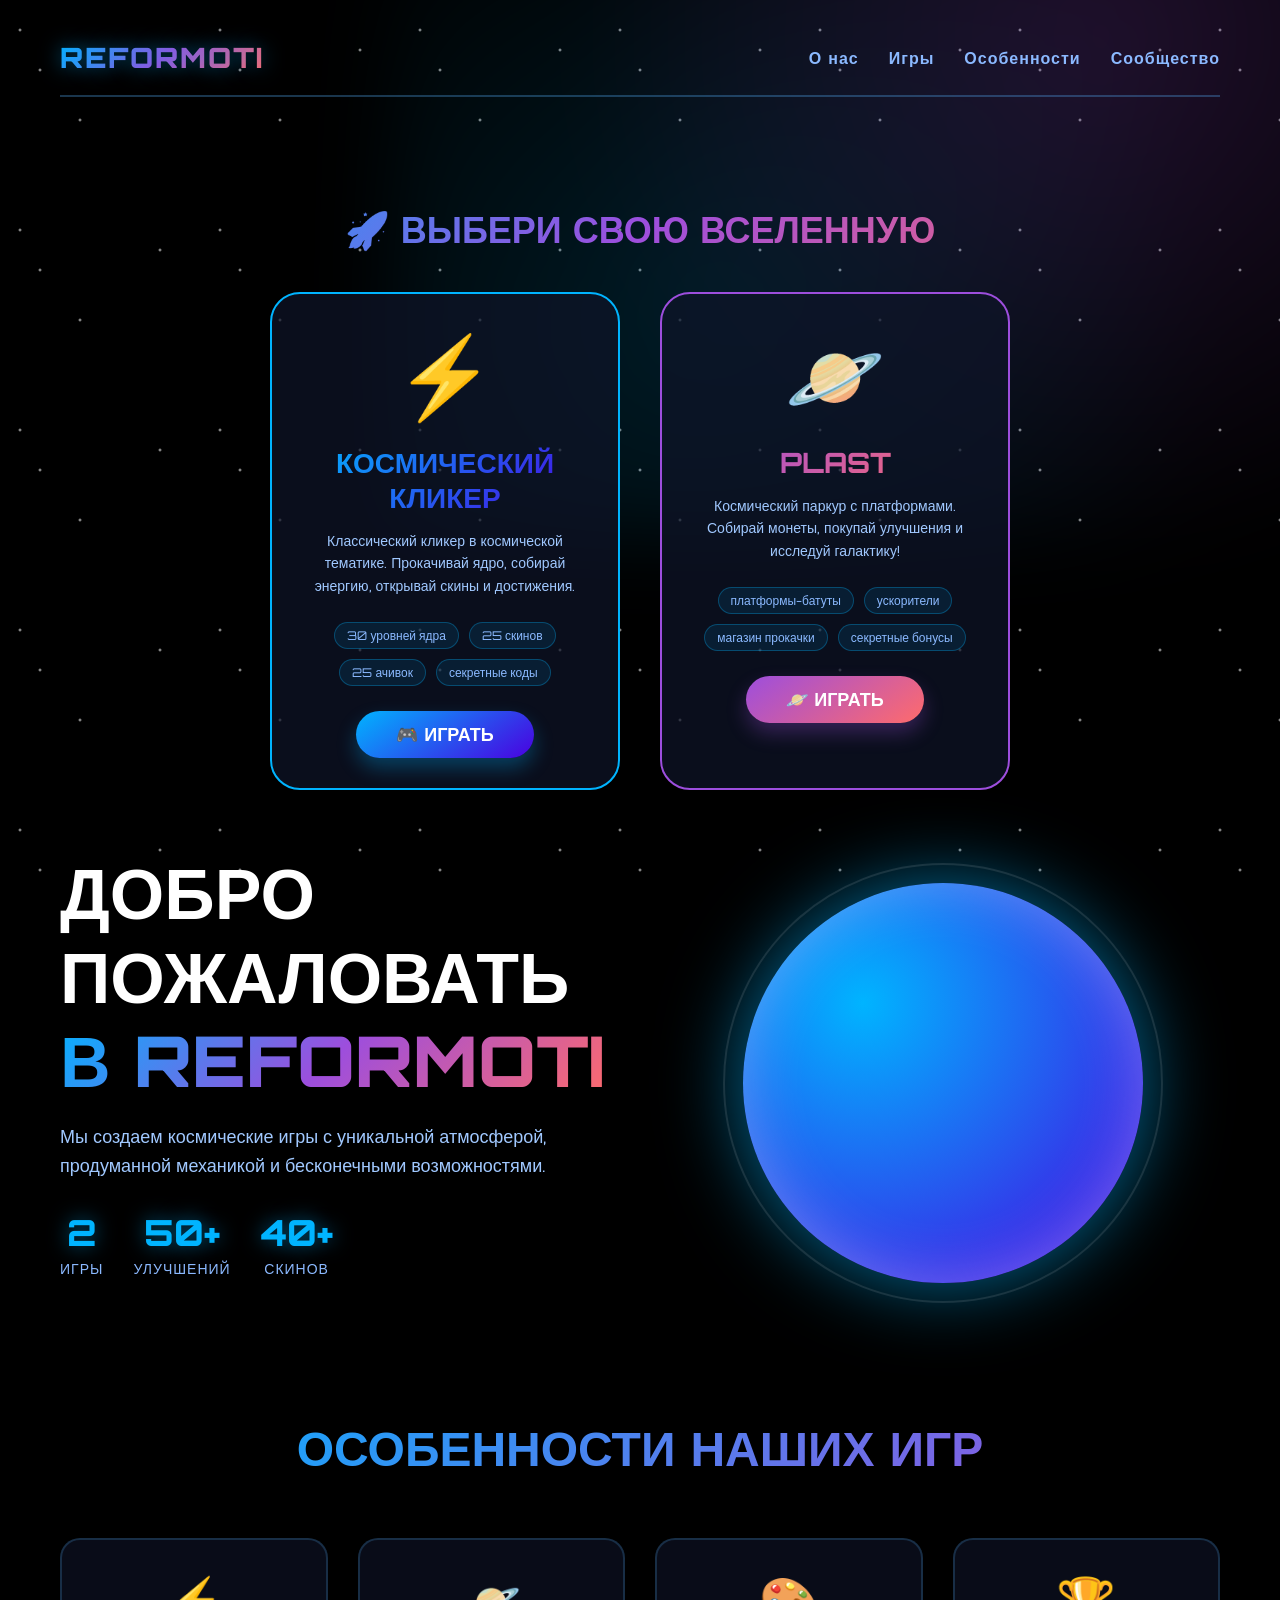
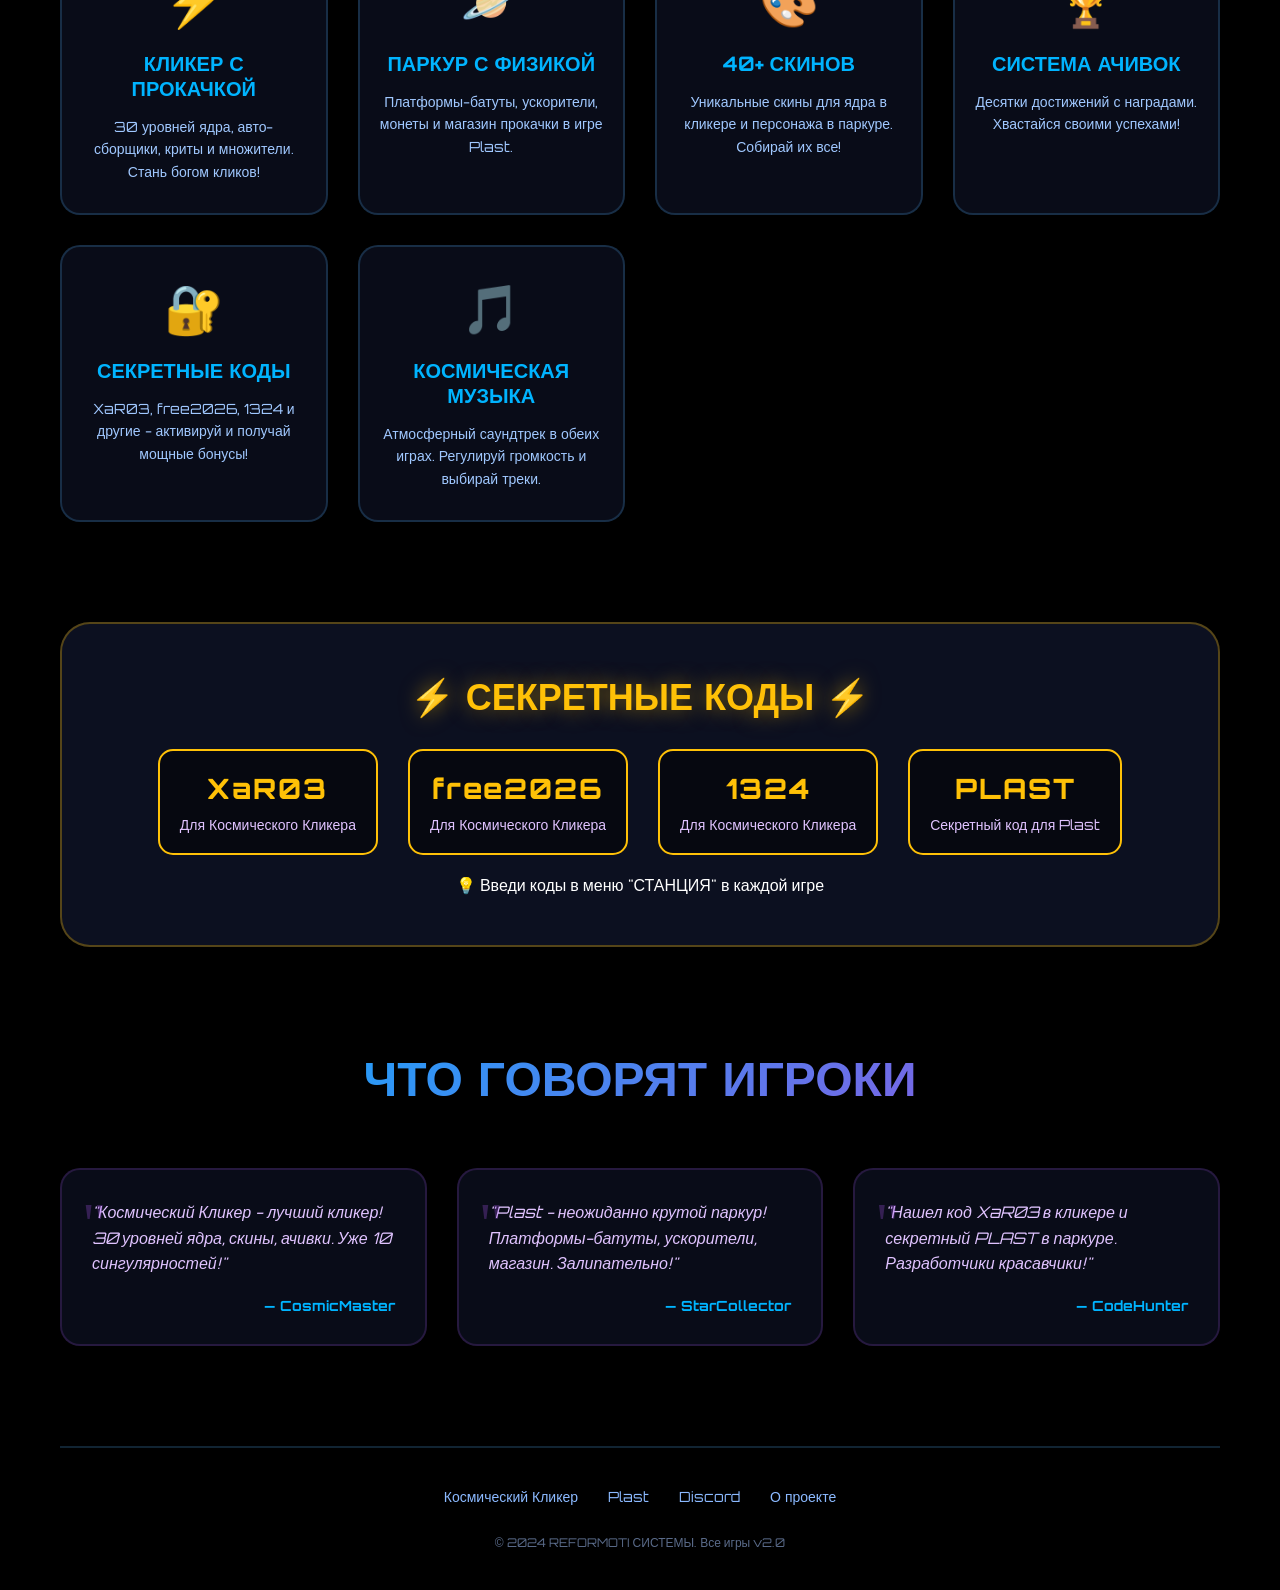
<file: index.html>
<!DOCTYPE html>
<html lang="ru">
<head>
    <meta charset="UTF-8">
    <meta name="viewport" content="width=device-width, initial-scale=1.0, maximum-scale=1.0, user-scalable=no">
    <title>Космический Кликер | Официальный портал</title>
    <link rel="stylesheet" href="style.css">
    <style>
        /* Специфичные стили только для главной страницы */
        nav {
            display: flex;
            justify-content: space-between;
            align-items: center;
            padding: 20px 0;
            border-bottom: 2px solid rgba(88, 179, 255, 0.3);
            margin-bottom: 50px;
            flex-wrap: wrap;
            gap: 20px;
        }
        
        .logo {
            font-size: 28px;
            font-weight: 900;
            background: linear-gradient(135deg, #00b4ff, #9d4edd, #ff6b6b);
            -webkit-background-clip: text;
            -webkit-text-fill-color: transparent;
            background-clip: text;
            text-transform: uppercase;
            letter-spacing: 2px;
            text-shadow: 0 0 20px rgba(0,180,255,0.5);
            animation: glow 3s infinite alternate;
        }
        
        .nav-links {
            display: flex;
            gap: 30px;
        }
        
        .nav-links a {
            color: #8bb9ff;
            text-decoration: none;
            font-weight: 600;
            font-size: 16px;
            letter-spacing: 1px;
            transition: all 0.3s;
            position: relative;
            padding: 5px 0;
        }
        
        .nav-links a::after {
            content: '';
            position: absolute;
            bottom: 0;
            left: 0;
            width: 0;
            height: 2px;
            background: linear-gradient(90deg, #00b4ff, #9d4edd);
            transition: width 0.3s;
        }
        
        .nav-links a:hover {
            color: #fff;
        }
        
        .nav-links a:hover::after {
            width: 100%;
        }
        
        /* СЕКЦИЯ ВЫБОРА ИГР */
        .game-selector-section {
            margin: 60px 0;
            text-align: center;
        }
        
        .selector-title {
            font-size: 36px;
            font-weight: 800;
            margin-bottom: 40px;
            background: linear-gradient(135deg, #00b4ff, #9d4edd, #ff6b6b);
            -webkit-background-clip: text;
            -webkit-text-fill-color: transparent;
            background-clip: text;
        }
        
        .game-cards {
            display: flex;
            justify-content: center;
            gap: 40px;
            flex-wrap: wrap;
        }
        
        .game-card {
            background: rgba(15,20,40,0.7);
            backdrop-filter: blur(15px);
            border: 2px solid rgba(88,179,255,0.3);
            border-radius: 30px;
            padding: 30px;
            width: 350px;
            transition: all 0.3s;
            cursor: pointer;
            position: relative;
            overflow: hidden;
        }
        
        .game-card::before {
            content: '';
            position: absolute;
            top: 0;
            left: -100%;
            width: 100%;
            height: 100%;
            background: linear-gradient(90deg, transparent, rgba(255,255,255,0.1), transparent);
            transition: left 0.5s;
        }
        
        .game-card:hover {
            transform: translateY(-10px);
            border-color: #00b4ff;
            box-shadow: 0 30px 50px rgba(0,180,255,0.3);
        }
        
        .game-card:hover::before {
            left: 100%;
        }
        
        .game-card.cosmic {
            border-color: #00b4ff;
        }
        
        .game-card.plast {
            border-color: #9d4edd;
        }
        
        .game-icon {
            font-size: 80px;
            margin-bottom: 20px;
        }
        
        .game-name {
            font-size: 28px;
            font-weight: 800;
            margin-bottom: 15px;
        }
        
        .game-name.cosmic {
            background: linear-gradient(135deg, #00b4ff, #4a00e0);
            -webkit-background-clip: text;
            -webkit-text-fill-color: transparent;
            background-clip: text;
        }
        
        .game-name.plast {
            background: linear-gradient(135deg, #9d4edd, #ff6b6b);
            -webkit-background-clip: text;
            -webkit-text-fill-color: transparent;
            background-clip: text;
        }
        
        .game-desc {
            color: #a0c8ff;
            font-size: 14px;
            line-height: 1.6;
            margin-bottom: 25px;
        }
        
        .game-features {
            display: flex;
            flex-wrap: wrap;
            gap: 10px;
            justify-content: center;
            margin-bottom: 25px;
        }
        
        .game-feature {
            background: rgba(0,180,255,0.1);
            border: 1px solid rgba(0,180,255,0.3);
            border-radius: 20px;
            padding: 5px 12px;
            font-size: 12px;
            color: #8bb9ff;
        }
        
        .game-btn {
            display: inline-block;
            padding: 12px 40px;
            border-radius: 30px;
            font-weight: 700;
            font-size: 18px;
            text-decoration: none;
            transition: all 0.3s;
            border: none;
            cursor: pointer;
        }
        
        .game-btn.cosmic {
            background: linear-gradient(145deg, #00b4ff, #4a00e0);
            color: white;
            box-shadow: 0 10px 20px rgba(0,180,255,0.3);
        }
        
        .game-btn.plast {
            background: linear-gradient(145deg, #9d4edd, #ff6b6b);
            color: white;
            box-shadow: 0 10px 20px rgba(157,78,221,0.3);
        }
        
        .game-btn:hover {
            transform: translateY(-3px) scale(1.05);
            box-shadow: 0 20px 30px rgba(0,180,255,0.5);
        }
        
        .hero {
            display: flex;
            align-items: center;
            justify-content: space-between;
            gap: 50px;
            margin-bottom: 100px;
            flex-wrap: wrap;
        }
        
        .hero-content {
            flex: 1;
            min-width: 300px;
        }
        
        .hero-title {
            font-size: clamp(40px, 6vw, 70px);
            font-weight: 900;
            line-height: 1.2;
            margin-bottom: 20px;
        }
        
        .hero-subtitle {
            font-size: 18px;
            color: #a0c8ff;
            margin-bottom: 30px;
            line-height: 1.6;
            max-width: 600px;
        }
        
        .hero-stats {
            display: flex;
            gap: 30px;
            margin-bottom: 40px;
            flex-wrap: wrap;
        }
        
        .stat-item {
            text-align: center;
        }
        
        .stat-number {
            font-size: 36px;
            font-weight: 800;
            color: #00b4ff;
            text-shadow: 0 0 20px rgba(0,180,255,0.5);
            margin-bottom: 5px;
        }
        
        .stat-label {
            font-size: 14px;
            color: #8bb9ff;
            text-transform: uppercase;
            letter-spacing: 1px;
        }
        
        .hero-image {
            flex: 1;
            min-width: 300px;
            position: relative;
        }
        
        .core-preview {
            width: 100%;
            max-width: 400px;
            height: 400px;
            margin: 0 auto;
            border-radius: 50%;
            background: radial-gradient(circle at 30% 30%, #00b4ff, #4a00e0);
            box-shadow: 0 0 80px rgba(0,180,255,0.6), inset 0 0 60px rgba(255,255,255,0.3);
            animation: rotate 20s linear infinite;
            position: relative;
        }
        
        .core-preview::after {
            content: '';
            position: absolute;
            top: -20px;
            left: -20px;
            right: -20px;
            bottom: -20px;
            border-radius: 50%;
            border: 2px solid rgba(255,255,255,0.1);
            animation: pulse 3s infinite;
        }
        
        .section-title {
            font-size: 48px;
            font-weight: 800;
            text-align: center;
            margin-bottom: 60px;
            background: linear-gradient(135deg, #00b4ff, #9d4edd);
            -webkit-background-clip: text;
            -webkit-text-fill-color: transparent;
            background-clip: text;
        }
        
        .features-grid {
            display: grid;
            grid-template-columns: repeat(auto-fit, minmax(250px, 1fr));
            gap: 30px;
            margin-bottom: 100px;
        }
        
        .feature-card {
            background: rgba(15,20,40,0.6);
            backdrop-filter: blur(10px);
            border: 2px solid rgba(88, 179, 255, 0.2);
            border-radius: 20px;
            padding: 30px 20px;
            text-align: center;
            transition: all 0.3s;
        }
        
        .feature-card:hover {
            transform: translateY(-10px);
            border-color: rgba(88, 179, 255, 0.5);
            box-shadow: 0 20px 40px rgba(0,0,0,0.5);
        }
        
        .feature-icon {
            font-size: 48px;
            margin-bottom: 20px;
        }
        
        .feature-title {
            font-size: 20px;
            font-weight: 700;
            color: #00b4ff;
            margin-bottom: 15px;
        }
        
        .feature-desc {
            color: #a0c8ff;
            font-size: 14px;
            line-height: 1.6;
        }
        
        .codes-section {
            background: rgba(15,20,40,0.8);
            backdrop-filter: blur(10px);
            border: 2px solid rgba(255,193,7,0.3);
            border-radius: 30px;
            padding: 50px;
            text-align: center;
            margin-bottom: 100px;
        }
        
        .codes-title {
            font-size: 36px;
            font-weight: 800;
            color: #ffc107;
            margin-bottom: 30px;
            text-shadow: 0 0 20px rgba(255,193,7,0.5);
        }
        
        .codes-grid {
            display: flex;
            justify-content: center;
            gap: 30px;
            flex-wrap: wrap;
        }
        
        .code-item {
            background: rgba(0,0,0,0.5);
            border: 2px solid #ffc107;
            border-radius: 15px;
            padding: 20px;
            min-width: 200px;
        }
        
        .code-value {
            font-size: 28px;
            font-weight: 800;
            color: #ffc107;
            letter-spacing: 2px;
            margin-bottom: 10px;
        }
        
        .code-desc {
            color: #e0c3ff;
            font-size: 14px;
        }
        
        .testimonials-grid {
            display: grid;
            grid-template-columns: repeat(auto-fit, minmax(300px, 1fr));
            gap: 30px;
            margin-bottom: 100px;
        }
        
        .testimonial-card {
            background: rgba(15,20,40,0.6);
            backdrop-filter: blur(10px);
            border: 2px solid rgba(157,78,221,0.2);
            border-radius: 20px;
            padding: 30px;
            position: relative;
        }
        
        .testimonial-card::before {
            content: '"';
            position: absolute;
            top: 20px;
            left: 20px;
            font-size: 60px;
            color: rgba(157,78,221,0.3);
            font-family: serif;
        }
        
        .testimonial-text {
            color: #e0c3ff;
            font-size: 16px;
            line-height: 1.6;
            margin-bottom: 20px;
            font-style: italic;
        }
        
        .testimonial-author {
            color: #00b4ff;
            font-weight: 700;
            font-size: 14px;
            text-align: right;
        }
        
        footer {
            margin-top: auto;
            padding: 40px 0 20px;
            border-top: 2px solid rgba(88,179,255,0.2);
            text-align: center;
        }
        
        .footer-links {
            display: flex;
            justify-content: center;
            gap: 30px;
            margin-bottom: 30px;
            flex-wrap: wrap;
        }
        
        .footer-links a {
            color: #8bb9ff;
            text-decoration: none;
            transition: all 0.3s;
            font-size: 14px;
        }
        
        .footer-links a:hover {
            color: #00b4ff;
        }
        
        .copyright {
            color: #5a6b8a;
            font-size: 12px;
        }
        
        @media (max-width: 768px) {
            nav {
                flex-direction: column;
                text-align: center;
            }
            
            .nav-links {
                flex-wrap: wrap;
                justify-content: center;
            }
            
            .hero {
                text-align: center;
            }
            
            .hero-stats {
                justify-content: center;
            }
            
            .section-title {
                font-size: 36px;
            }
            
            .core-preview {
                width: 300px;
                height: 300px;
            }
            
            .game-card {
                width: 100%;
                max-width: 350px;
            }
        }
    </style>
</head>
<body>
    <div class="stars"></div>
    <div class="nebula"></div>
    
    <div class="container">
        <nav class="fade-in">
            <div class="logo">REFORMOTI</div>
            <div class="nav-links">
                <a href="#about">О нас</a>
                <a href="#games">Игры</a>
                <a href="#features">Особенности</a>
                <a href="#community">Сообщество</a>
            </div>
        </nav>
        
        <!-- НОВАЯ СЕКЦИЯ ВЫБОРА ИГР -->
        <section id="games" class="game-selector-section fade-in">
            <h2 class="selector-title">🚀 ВЫБЕРИ СВОЮ ВСЕЛЕННУЮ</h2>
            <div class="game-cards">
                <!-- Карточка Космического Кликера -->
                <div class="game-card cosmic">
                    <div class="game-icon">⚡</div>
                    <h3 class="game-name cosmic">КОСМИЧЕСКИЙ КЛИКЕР</h3>
                    <p class="game-desc">
                        Классический кликер в космической тематике. 
                        Прокачивай ядро, собирай энергию, открывай скины и достижения.
                    </p>
                    <div class="game-features">
                        <span class="game-feature">30 уровней ядра</span>
                        <span class="game-feature">25 скинов</span>
                        <span class="game-feature">25 ачивок</span>
                        <span class="game-feature">секретные коды</span>
                    </div>
                    <a href="game.html" class="game-btn cosmic">🎮 ИГРАТЬ</a>
                </div>
                
                <!-- Карточка Plast - НОВАЯ ИГРА -->
                <div class="game-card plast">
                    <div class="game-icon">🪐</div>
                    <h3 class="game-name plast">PLAST</h3>
                    <p class="game-desc">
                        Космический паркур с платформами. 
                        Собирай монеты, покупай улучшения и исследуй галактику!
                    </p>
                    <div class="game-features">
                        <span class="game-feature">платформы-батуты</span>
                        <span class="game-feature">ускорители</span>
                        <span class="game-feature">магазин прокачки</span>
                        <span class="game-feature">секретные бонусы</span>
                    </div>
                    <a href="plast.html" class="game-btn plast">🪐 ИГРАТЬ</a>
                </div>
            </div>
        </section>
        
        <section class="hero fade-in">
            <div class="hero-content">
                <h1 class="hero-title">
                    ДОБРО ПОЖАЛОВАТЬ<br>
                    <span class="gradient-text">В REFORMOTI</span>
                </h1>
                <p class="hero-subtitle">
                    Мы создаем космические игры с уникальной атмосферой, 
                    продуманной механикой и бесконечными возможностями.
                </p>
                <div class="hero-stats">
                    <div class="stat-item">
                        <div class="stat-number">2</div>
                        <div class="stat-label">ИГРЫ</div>
                    </div>
                    <div class="stat-item">
                        <div class="stat-number">50+</div>
                        <div class="stat-label">УЛУЧШЕНИЙ</div>
                    </div>
                    <div class="stat-item">
                        <div class="stat-number">40+</div>
                        <div class="stat-label">СКИНОВ</div>
                    </div>
                </div>
            </div>
            <div class="hero-image">
                <div class="core-preview"></div>
            </div>
        </section>
        
        <section id="features">
            <h2 class="section-title fade-in">ОСОБЕННОСТИ НАШИХ ИГР</h2>
            <div class="features-grid">
                <div class="feature-card fade-in">
                    <div class="feature-icon">⚡</div>
                    <div class="feature-title">КЛИКЕР С ПРОКАЧКОЙ</div>
                    <div class="feature-desc">30 уровней ядра, авто-сборщики, криты и множители. Стань богом кликов!</div>
                </div>
                
                <div class="feature-card fade-in">
                    <div class="feature-icon">🪐</div>
                    <div class="feature-title">ПАРКУР С ФИЗИКОЙ</div>
                    <div class="feature-desc">Платформы-батуты, ускорители, монеты и магазин прокачки в игре Plast.</div>
                </div>
                
                <div class="feature-card fade-in">
                    <div class="feature-icon">🎨</div>
                    <div class="feature-title">40+ СКИНОВ</div>
                    <div class="feature-desc">Уникальные скины для ядра в кликере и персонажа в паркуре. Собирай их все!</div>
                </div>
                
                <div class="feature-card fade-in">
                    <div class="feature-icon">🏆</div>
                    <div class="feature-title">СИСТЕМА АЧИВОК</div>
                    <div class="feature-desc">Десятки достижений с наградами. Хвастайся своими успехами!</div>
                </div>
                
                <div class="feature-card fade-in">
                    <div class="feature-icon">🔐</div>
                    <div class="feature-title">СЕКРЕТНЫЕ КОДЫ</div>
                    <div class="feature-desc">XaR03, free2026, 1324 и другие - активируй и получай мощные бонусы!</div>
                </div>
                
                <div class="feature-card fade-in">
                    <div class="feature-icon">🎵</div>
                    <div class="feature-title">КОСМИЧЕСКАЯ МУЗЫКА</div>
                    <div class="feature-desc">Атмосферный саундтрек в обеих играх. Регулируй громкость и выбирай треки.</div>
                </div>
            </div>
        </section>
        
        <section id="codes" class="codes-section fade-in">
            <h2 class="codes-title">⚡ СЕКРЕТНЫЕ КОДЫ ⚡</h2>
            <div class="codes-grid">
                <div class="code-item">
                    <div class="code-value">XaR03</div>
                    <div class="code-desc">Для Космического Кликера</div>
                </div>
                <div class="code-item">
                    <div class="code-value">free2026</div>
                    <div class="code-desc">Для Космического Кликера</div>
                </div>
                <div class="code-item">
                    <div class="code-value">1324</div>
                    <div class="code-desc">Для Космического Кликера</div>
                </div>
                <div class="code-item">
                    <div class="code-value">PLAST</div>
                    <div class="code-desc">Секретный код для Plast</div>
                </div>
            </div>
            <div class="code-hint mt-4">
                💡 Введи коды в меню "СТАНЦИЯ" в каждой игре
            </div>
        </section>
        
        <section id="community">
            <h2 class="section-title fade-in">ЧТО ГОВОРЯТ ИГРОКИ</h2>
            <div class="testimonials-grid">
                <div class="testimonial-card fade-in">
                    <div class="testimonial-text">
                        "Космический Кликер - лучший кликер! 30 уровней ядра, скины, ачивки. Уже 10 сингулярностей!"
                    </div>
                    <div class="testimonial-author">— CosmicMaster</div>
                </div>
                
                <div class="testimonial-card fade-in">
                    <div class="testimonial-text">
                        "Plast - неожиданно крутой паркур! Платформы-батуты, ускорители, магазин. Залипательно!"
                    </div>
                    <div class="testimonial-author">— StarCollector</div>
                </div>
                
                <div class="testimonial-card fade-in">
                    <div class="testimonial-text">
                        "Нашел код XaR03 в кликере и секретный PLAST в паркуре. Разработчики красавчики!"
                    </div>
                    <div class="testimonial-author">— CodeHunter</div>
                </div>
            </div>
        </section>
        
        <footer>
            <div class="footer-links">
                <a href="game.html">Космический Кликер</a>
                <a href="plast.html">Plast</a>
                <a href="https://discord.gg/8d2RQHvGhH" target="_blank">Discord</a>
                <a href="#about">О проекте</a>
            </div>
            <div class="copyright">
                © 2024 REFORMOTI СИСТЕМЫ. Все игры v2.0
            </div>
        </footer>
    </div>
</body>
</html>
</file>
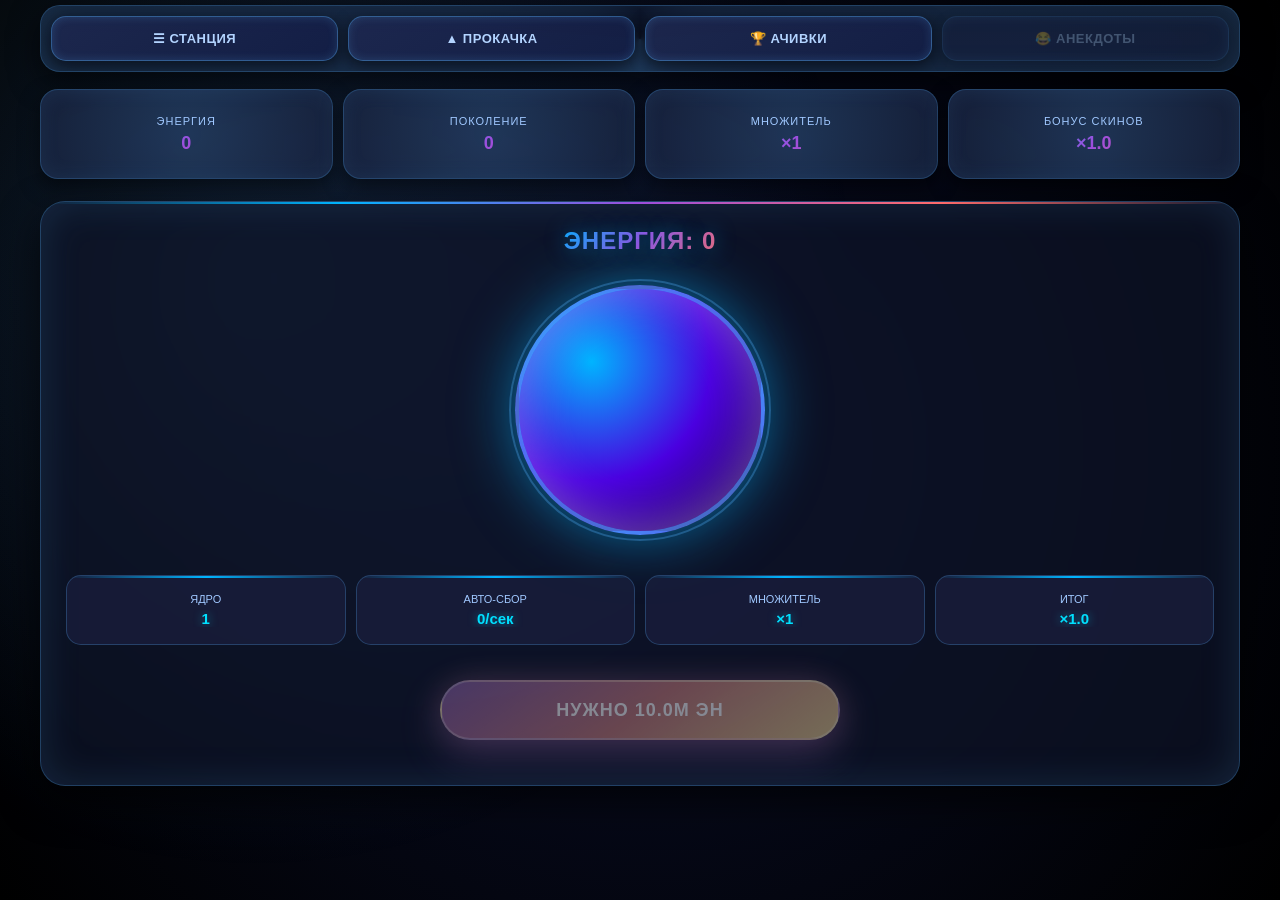
<file: game.html>
<!DOCTYPE html>
<html lang="ru">
<head>
<meta charset="UTF-8" />
<meta name="viewport" content="width=device-width, initial-scale=1.0, maximum-scale=1.0, user-scalable=no" />
<title>Let's GO</title>
<style>
*{box-sizing:border-box; -webkit-tap-highlight-color:transparent;}
body{
  margin:0;
  font-family:'Orbitron', -apple-system, BlinkMacSystemFont, 'Segoe UI', Roboto, sans-serif;
  background:#000 radial-gradient(circle at 50% 50%, #0a0f2a 0%, #000 100%) center/cover no-repeat fixed;
  color:#fff;
  min-height:100vh;
  display:flex;
  flex-direction:column;
  align-items:center;
  padding:5px;
  transition:background-image 0.8s cubic-bezier(0.4, 0, 0.2, 1);
  overflow-x:hidden;
  touch-action:pan-y;
  font-size:13px;
  position:relative;
}

body::before {
  content: '';
  position:fixed;
  top:0;
  left:0;
  width:100%;
  height:100%;
  background:radial-gradient(circle at 20% 30%, rgba(88,179,255,0.15) 0%, transparent 50%);
  pointer-events:none;
  z-index:0;
  animation:nebula-drift 20s infinite alternate;
}

@import url('https://fonts.googleapis.com/css2?family=Orbitron:wght@400;500;600;700;800&display=swap');

@keyframes nebula-drift {
  0% { transform:translate(0,0) scale(1); opacity:0.5; }
  100% { transform:translate(-2%,-2%) scale(1.1); opacity:0.8; }
}

@keyframes float-particle {
  0% { transform:translateY(0) rotate(0deg); opacity:0; }
  50% { opacity:1; }
  100% { transform:translateY(-100px) rotate(360deg); opacity:0; }
}

@keyframes pulse-glow {
  0% { box-shadow:0 0 30px rgba(0,180,255,0.5), 0 0 60px rgba(157,78,221,0.2); }
  100% { box-shadow:0 0 50px rgba(157,78,221,0.7), 0 0 80px rgba(0,180,255,0.3); }
}

@keyframes button-pop {
  0% { transform:scale(1); }
  50% { transform:scale(0.98); }
  100% { transform:scale(1); }
}

@keyframes card-float {
  0% { transform:translateY(0); }
  50% { transform:translateY(-3px); }
  100% { transform:translateY(0); }
}

@keyframes glow-pulse {
  0% { filter:drop-shadow(0 0 5px rgba(0,224,255,0.5)); }
  50% { filter:drop-shadow(0 0 15px rgba(0,224,255,0.8)); }
  100% { filter:drop-shadow(0 0 5px rgba(0,224,255,0.5)); }
}

@keyframes spin-slow {
  from { transform:rotate(0deg); }
  to { transform:rotate(360deg); }
}

@keyframes shimmer {
  0% { background-position:-1000px 0; }
  100% { background-position:1000px 0; }
}

@keyframes quantum-burst {
  0% { transform:scale(0) rotate(0deg); opacity:0; }
  50% { transform:scale(1.5) rotate(180deg); opacity:0.8; }
  100% { transform:scale(0) rotate(360deg); opacity:0; }
}

@keyframes shake {
  0%, 100% { transform:translateX(0); }
  20% { transform:translateX(-5px); }
  40% { transform:translateX(5px); }
  60% { transform:translateX(-3px); }
  80% { transform:translateX(3px); }
}

@keyframes rainbow {
  0% { border-color:#ff0000; box-shadow:0 0 30px #ff0000; }
  17% { border-color:#ff8800; box-shadow:0 0 30px #ff8800; }
  33% { border-color:#ffff00; box-shadow:0 0 30px #ffff00; }
  50% { border-color:#00ff00; box-shadow:0 0 30px #00ff00; }
  67% { border-color:#0000ff; box-shadow:0 0 30px #0000ff; }
  83% { border-color:#8800ff; box-shadow:0 0 30px #8800ff; }
  100% { border-color:#ff0000; box-shadow:0 0 30px #ff0000; }
}

@keyframes floating {
  0% { transform:translateY(0px); }
  50% { transform:translateY(-10px); }
  100% { transform:translateY(0px); }
}

@keyframes rotate {
  from { transform:rotate(0deg); }
  to { transform:rotate(360deg); }
}

.game-container{
  width:100%;
  max-width:1200px;
  display:flex;
  flex-direction:column;
  align-items:center;
  gap:12px;
  position:relative;
  z-index:10;
}

.top-bar{
  width:100%;
  display:flex;
  justify-content:space-between;
  gap:10px;
  padding:10px;
  background:rgba(15,20,40,0.7);
  backdrop-filter:blur(15px);
  border-radius:20px;
  border:1px solid rgba(88,179,255,0.3);
  box-shadow:0 10px 30px rgba(0,0,0,0.6), inset 0 0 30px rgba(88,179,255,0.1);
  margin-bottom:5px;
  position:relative;
  overflow:hidden;
}

.top-bar::before {
  content:'';
  position:absolute;
  top:-50%;
  left:-50%;
  width:200%;
  height:200%;
  background:conic-gradient(from 0deg, transparent, rgba(88,179,255,0.2), transparent);
  animation:spin-slow 10s linear infinite;
}

.astro-btn{
  background:linear-gradient(145deg, rgba(30,40,80,0.9), rgba(20,30,70,0.9));
  border:none;
  color:#b3d4ff;
  padding:10px 20px;
  border-radius:15px;
  cursor:pointer;
  font-weight:700;
  font-size:13px;
  font-family:'Orbitron', sans-serif;
  transition:all 0.3s cubic-bezier(0.4, 0, 0.2, 1);
  border:1px solid rgba(88,179,255,0.4);
  box-shadow:0 5px 15px rgba(0,0,0,0.5), inset 0 0 10px rgba(88,179,255,0.2);
  letter-spacing:0.5px;
  text-transform:uppercase;
  min-height:45px;
  flex:1;
  position:relative;
  overflow:hidden;
  animation:card-float 3s ease-in-out infinite;
  animation-delay:calc(var(--i) * 0.2s);
}

.astro-btn::before {
  content:'';
  position:absolute;
  top:0;
  left:-100%;
  width:100%;
  height:100%;
  background:linear-gradient(90deg, transparent, rgba(255,255,255,0.2), transparent);
  transition:0.5s;
}

.astro-btn:hover {
  transform:translateY(-3px);
  background:linear-gradient(145deg, rgba(40,60,120,0.9), rgba(30,50,100,0.9));
  box-shadow:0 10px 25px rgba(88,179,255,0.5), inset 0 0 20px rgba(255,255,255,0.2);
  border-color:rgba(88,179,255,0.8);
}

.astro-btn:active {
  animation:button-pop 0.2s;
}

.stats-container{
  display:grid;
  grid-template-columns:repeat(4, 1fr);
  gap:10px;
  width:100%;
  margin-bottom:10px;
}

@media (max-width: 600px) {
  .stats-container {
    grid-template-columns:repeat(2, 1fr);
  }
}

.stat-card{
  background:rgba(20,25,50,0.8);
  backdrop-filter:blur(12px);
  padding:15px 10px;
  border-radius:18px;
  border:1px solid rgba(88,179,255,0.3);
  box-shadow:0 8px 20px rgba(0,0,0,0.5), inset 0 0 20px rgba(88,179,255,0.1);
  text-align:center;
  min-height:90px;
  display:flex;
  flex-direction:column;
  justify-content:center;
  position:relative;
  overflow:hidden;
  transition:all 0.3s;
  animation:card-float 4s ease-in-out infinite;
}

.stat-card::after {
  content:'';
  position:absolute;
  top:-50%;
  left:-50%;
  width:200%;
  height:200%;
  background:radial-gradient(circle, rgba(88,179,255,0.2) 0%, transparent 70%);
  animation:spin-slow 15s linear infinite;
}

.stat-card:hover {
  transform:translateY(-5px);
  box-shadow:0 15px 30px rgba(88,179,255,0.4);
  border-color:rgba(88,179,255,0.6);
}

.stat-label{
  font-size:11px;
  color:#a0c8ff;
  margin-bottom:6px;
  text-transform:uppercase;
  letter-spacing:1px;
  font-weight:500;
  position:relative;
  z-index:2;
}

.stat-value{
  font-size:18px;
  font-weight:800;
  font-family:'Orbitron', sans-serif;
  background:linear-gradient(135deg, #00b4ff, #9d4edd, #ff6b6b);
  -webkit-background-clip:text;
  -webkit-text-fill-color:transparent;
  background-clip:text;
  position:relative;
  z-index:2;
  animation:glow-pulse 2s infinite;
}

.main-game-area{
  display:flex;
  flex-direction:column;
  align-items:center;
  gap:15px;
  width:100%;
  padding:25px;
  background:rgba(15,20,40,0.7);
  backdrop-filter:blur(15px);
  border-radius:25px;
  border:1px solid rgba(88,179,255,0.3);
  box-shadow:0 15px 40px rgba(0,0,0,0.7), inset 0 0 40px rgba(88,179,255,0.15);
  margin-bottom:10px;
  position:relative;
  overflow:hidden;
}

.main-game-area::before {
  content:'';
  position:absolute;
  top:0;
  left:0;
  right:0;
  height:2px;
  background:linear-gradient(90deg, transparent, #00b4ff, #9d4edd, #ff6b6b, transparent);
  animation:shimmer 3s infinite;
}

.stellar-energy{
  font-size:clamp(18px, 3.5vw, 24px);
  font-weight:800;
  background:linear-gradient(135deg, #00b4ff, #9d4edd, #ff6b6b);
  -webkit-background-clip:text;
  -webkit-text-fill-color:transparent;
  background-clip:text;
  text-shadow:0 0 20px rgba(0,180,255,0.5);
  font-family:'Orbitron', sans-serif;
  letter-spacing:1px;
  text-align:center;
  margin:0;
  padding:0 10px;
  word-break:break-word;
  position:relative;
  z-index:2;
}

.nova-core-area{
  position:relative;
  margin:15px 0;
  width:100%;
  display:flex;
  justify-content:center;
}

.nova-core{
  width:min(65vw, 250px);
  height:min(65vw, 250px);
  border-radius:50%;
  background:radial-gradient(circle at 30% 30%, #00b4ff, #4a00e0, #1a0033);
  background-size:cover;
  background-position:center;
  cursor:pointer;
  transition:all 0.2s cubic-bezier(0.4, 0, 0.2, 1);
  border:4px solid rgba(88,179,255,0.6);
  box-shadow:0 0 60px rgba(0,180,255,0.6), inset 0 0 50px rgba(255,255,255,0.3);
  position:relative;
  animation:pulse-glow 4s infinite alternate;
  transform-origin:center center;
}

.nova-core::before {
  content:'';
  position:absolute;
  top:-10px;
  left:-10px;
  right:-10px;
  bottom:-10px;
  border-radius:50%;
  border:2px solid rgba(88,179,255,0.3);
  animation:spin-slow 10s linear infinite;
}

.nova-core:active {
  transform:scale(0.98);
  transition:transform 0.1s ease;
}

.nova-core:active::after {
  content:'';
  position:absolute;
  top:50%;
  left:50%;
  transform:translate(-50%, -50%);
  width:120%;
  height:120%;
  background:radial-gradient(circle, rgba(255,255,255,0.4) 0%, transparent 70%);
  animation:quantum-burst 0.5s;
  pointer-events:none;
}

.game-info{
  display:grid;
  grid-template-columns:repeat(4, 1fr);
  gap:10px;
  width:100%;
  margin-top:10px;
}

@media (max-width: 600px) {
  .game-info {
    grid-template-columns:repeat(2, 1fr);
  }
}

.info-item{
  background:rgba(25,30,60,0.8);
  padding:12px 15px;
  border-radius:15px;
  border:1px solid rgba(88,179,255,0.25);
  text-align:center;
  min-height:70px;
  display:flex;
  flex-direction:column;
  justify-content:center;
  position:relative;
  overflow:hidden;
  transition:0.3s;
  animation:card-float 3s ease-in-out infinite;
}

.info-item::before {
  content:'';
  position:absolute;
  top:0;
  left:0;
  right:0;
  height:2px;
  background:linear-gradient(90deg, transparent, #00b4ff, transparent);
  animation:shimmer 2s infinite;
}

.info-item:hover {
  transform:translateY(-3px);
  box-shadow:0 10px 20px rgba(0,180,255,0.3);
}

.info-label{
  font-size:11px;
  color:#a0c8ff;
  margin-bottom:5px;
  white-space:nowrap;
  overflow:hidden;
  text-overflow:ellipsis;
  font-weight:500;
}

.info-value{
  font-size:15px;
  font-weight:700;
  color:#00e0ff;
  font-family:'Orbitron', sans-serif;
  overflow:hidden;
  text-overflow:ellipsis;
  text-shadow:0 0 10px rgba(0,224,255,0.5);
}

.singularity-btn{
  background:linear-gradient(145deg, #9d4edd, #ff6b6b, #f9c74f);
  color:white;
  border:none;
  padding:16px 30px;
  border-radius:30px;
  font-size:clamp(14px, 2.5vw, 18px);
  font-weight:800;
  cursor:pointer;
  margin:20px auto;
  display:block;
  transition:all 0.3s cubic-bezier(0.4, 0, 0.2, 1);
  font-family:'Orbitron', sans-serif;
  letter-spacing:1px;
  text-transform:uppercase;
  box-shadow:0 15px 40px rgba(157,78,221,0.6), 0 0 30px rgba(255,107,107,0.4);
  border:2px solid rgba(255,255,255,0.3);
  width:100%;
  max-width:400px;
  min-height:60px;
  position:relative;
  overflow:hidden;
}

.singularity-btn::before {
  content:'';
  position:absolute;
  top:0;
  left:-100%;
  width:100%;
  height:100%;
  background:linear-gradient(90deg, transparent, rgba(255,255,255,0.3), transparent);
  transition:0.5s;
}

.singularity-btn:hover:not(:disabled) {
  transform:translateY(-5px) scale(1.03);
  box-shadow:0 20px 50px rgba(157,78,221,0.8), 0 0 50px rgba(255,107,107,0.6);
  letter-spacing:2px;
}

.singularity-btn:hover::before {
  left:100%;
}

.singularity-btn:active:not(:disabled) {
  transform:scale(0.98);
  transition:transform 0.1s;
}

.singularity-btn:disabled {
  opacity:0.5;
  cursor:not-allowed;
  filter:grayscale(0.5);
}

.panel{
  position:fixed;
  top:-100%;
  left:0;
  width:100%;
  height:100vh;
  height:100dvh;
  background:rgba(5,10,25,0.98);
  backdrop-filter:blur(25px);
  transition:top 0.5s cubic-bezier(0.34, 1.56, 0.64, 1);
  padding:70px 15px 20px;
  overflow-y:auto;
  overflow-x:hidden;
  z-index:1000;
  -webkit-overflow-scrolling:touch;
  overscroll-behavior:contain;
  border-top:3px solid rgba(88,179,255,0.3);
}

.panel.active{
  top:0;
}

.close-panel{
  position:fixed;
  top:15px;
  right:15px;
  background:rgba(255,107,107,0.2);
  border:none;
  color:#ff6b6b;
  width:45px;
  height:45px;
  border-radius:50%;
  font-size:24px;
  cursor:pointer;
  transition:all 0.3s;
  border:2px solid rgba(255,107,107,0.3);
  z-index:1001;
  display:flex;
  align-items:center;
  justify-content:center;
  backdrop-filter:blur(5px);
}

.close-panel:hover {
  transform:rotate(90deg) scale(1.1);
  background:rgba(255,107,107,0.4);
  box-shadow:0 0 20px rgba(255,107,107,0.5);
}

.close-panel:active {
  animation:button-pop 0.2s;
}

.panel-tabs{
  display:flex;
  flex-wrap:wrap;
  gap:8px;
  margin-bottom:20px;
  padding-bottom:15px;
  border-bottom:2px solid rgba(88,179,255,0.2);
  justify-content:center;
}

.tab{
  background:rgba(30,40,70,0.9);
  border:none;
  color:#a0c8ff;
  padding:10px 18px;
  border-radius:15px;
  cursor:pointer;
  font-size:12px;
  font-weight:600;
  font-family:'Orbitron', sans-serif;
  transition:all 0.3s cubic-bezier(0.4, 0, 0.2, 1);
  border:1px solid rgba(88,179,255,0.3);
  box-shadow:0 4px 12px rgba(0,0,0,0.4);
  letter-spacing:0.5px;
  min-width:100px;
  text-align:center;
  flex:1;
  min-height:40px;
  position:relative;
  overflow:hidden;
}

.tab::before {
  content:'';
  position:absolute;
  top:0;
  left:-100%;
  width:100%;
  height:100%;
  background:linear-gradient(90deg, transparent, rgba(255,255,255,0.1), transparent);
  transition:0.5s;
}

.tab:hover {
  transform:translateY(-3px);
  background:rgba(50,70,120,0.9);
  box-shadow:0 8px 20px rgba(88,179,255,0.4);
  border-color:rgba(88,179,255,0.6);
}

.tab:hover::before {
  left:100%;
}

.tab:active {
  animation:button-pop 0.2s;
}

.tab.active{
  background:linear-gradient(145deg, #4a00e0, #8e2de2);
  color:#fff;
  box-shadow:0 8px 25px rgba(74,0,224,0.6), inset 0 0 20px rgba(255,255,255,0.2);
  border-color:rgba(142,45,226,0.8);
  animation:glow-pulse 2s infinite;
}

.tab-content{
  display:none;
  animation:fade-in 0.3s;
}

.tab-content.active{
  display:block;
}

@keyframes fade-in {
  from { opacity:0; transform:translateY(10px); }
  to { opacity:1; transform:translateY(0); }
}

.upgrades-grid{
  display:grid;
  grid-template-columns:repeat(auto-fill, minmax(150px, 1fr));
  gap:12px;
  padding:15px;
}

.upgrade-btn{
  background:linear-gradient(145deg, rgba(30,40,70,0.9), rgba(20,30,60,0.9));
  border:2px solid rgba(88,179,255,0.3);
  border-radius:18px;
  padding:15px;
  color:#b3d4ff;
  font-family:'Orbitron', sans-serif;
  font-size:12px;
  font-weight:600;
  cursor:pointer;
  transition:all 0.3s cubic-bezier(0.4, 0, 0.2, 1);
  box-shadow:0 8px 20px rgba(0,0,0,0.5);
  display:flex;
  flex-direction:column;
  align-items:center;
  gap:6px;
  min-height:100px;
  position:relative;
  overflow:hidden;
  animation:card-float 4s ease-in-out infinite;
  animation-delay:calc(var(--i) * 0.1s);
}

.upgrade-btn::before {
  content:'';
  position:absolute;
  top:0;
  left:-100%;
  width:100%;
  height:100%;
  background:linear-gradient(90deg, transparent, rgba(88,179,255,0.2), transparent);
  transition:0.5s;
}

.upgrade-btn:hover:not(:disabled) {
  transform:translateY(-5px);
  background:linear-gradient(145deg, rgba(40,60,100,0.9), rgba(30,50,90,0.9));
  box-shadow:0 15px 30px rgba(88,179,255,0.5);
  border-color:rgba(88,179,255,0.8);
}

.upgrade-btn:hover::before {
  left:100%;
}

.upgrade-btn:active:not(:disabled) {
  transform:scale(0.98);
  transition:transform 0.1s;
}

.upgrade-btn:disabled{
  opacity:0.4;
  cursor:not-allowed;
  filter:grayscale(0.7);
}

.upgrade-btn.purchased{
  background:linear-gradient(145deg, rgba(27,50,43,0.9), rgba(20,40,35,0.9));
  border-color:#4caf50;
  color:#81c784;
  cursor:default;
  box-shadow:0 0 20px rgba(76,175,80,0.3);
}

.upgrade-value{
  font-size:16px;
  font-weight:800;
  color:#00e0ff;
  text-shadow:0 0 10px rgba(0,224,255,0.4);
}

.upgrade-price{
  font-size:11px;
  color:#ffd166;
  background:rgba(0,0,0,0.4);
  padding:4px 12px;
  border-radius:20px;
  border:1px solid rgba(255,209,102,0.4);
}

.shop-tabs{
  display:flex;
  gap:8px;
  margin-bottom:20px;
  justify-content:center;
  flex-wrap:wrap;
}

.shop-tab{
  background:linear-gradient(145deg, rgba(40,30,70,0.9), rgba(30,20,60,0.9));
  border:none;
  color:#d1a5ff;
  padding:10px 20px;
  border-radius:15px;
  cursor:pointer;
  font-size:12px;
  font-weight:600;
  transition:all 0.3s;
  border:2px solid rgba(157,78,221,0.4);
  min-width:120px;
  text-align:center;
  position:relative;
  overflow:hidden;
}

.shop-tab::before {
  content:'';
  position:absolute;
  top:0;
  left:-100%;
  width:100%;
  height:100%;
  background:linear-gradient(90deg, transparent, rgba(255,255,255,0.1), transparent);
  transition:0.5s;
}

.shop-tab:hover {
  transform:translateY(-3px);
  background:linear-gradient(145deg, rgba(60,40,100,0.9), rgba(40,30,80,0.9));
  box-shadow:0 10px 25px rgba(157,78,221,0.5);
  border-color:rgba(157,78,221,0.7);
}

.shop-tab:hover::before {
  left:100%;
}

.shop-tab:active {
  animation:button-pop 0.2s;
}

.shop-tab.active{
  background:linear-gradient(145deg, #9d4edd, #8e2de2);
  color:#fff;
  border-color:rgba(157,78,221,0.9);
  box-shadow:0 0 20px rgba(157,78,221,0.5);
}

.shop-container{
  display:grid;
  grid-template-columns:repeat(auto-fill, minmax(150px, 1fr));
  gap:12px;
  padding:10px;
}

.skin-card{
  background:linear-gradient(145deg, rgba(25,20,50,0.9), rgba(15,10,30,0.9));
  border-radius:18px;
  overflow:hidden;
  transition:all 0.3s cubic-bezier(0.4, 0, 0.2, 1);
  border:2px solid rgba(157,78,221,0.4);
  box-shadow:0 8px 20px rgba(0,0,0,0.6);
  position:relative;
  cursor:pointer;
  min-height:160px;
  animation:card-float 4s ease-in-out infinite;
}

.skin-card:hover {
  transform:translateY(-8px) scale(1.03);
  box-shadow:0 20px 40px rgba(157,78,221,0.5);
  border-color:rgba(157,78,221,0.8);
}

.skin-card:active {
  transform:scale(0.98);
  transition:transform 0.1s;
}

.skin-card.owned{
  border:3px solid #4caf50;
  box-shadow:0 0 30px rgba(76,175,80,0.5);
  animation:glow-pulse 2s infinite;
}

.skin-card.available{
  border-color:#00e0ff;
  box-shadow:0 0 20px rgba(0,224,255,0.3);
}

.skin-card.equipped{
  border:4px solid #ffd700;
  box-shadow:0 0 40px rgba(255,215,0,0.6);
  animation:rainbow 3s linear infinite;
}

.skin-image{
  width:100%;
  height:100px;
  object-fit:cover;
  border-bottom:2px solid rgba(157,78,221,0.4);
  transition:0.3s;
  border-radius:12px 12px 0 0;
}

.skin-card:hover .skin-image {
  transform:scale(1.05);
}

.skin-info{
  padding:10px;
  text-align:center;
}

.skin-name{
  font-size:11px;
  font-weight:600;
  color:#e0c3ff;
  margin-bottom:8px;
  min-height:30px;
  display:flex;
  align-items:center;
  justify-content:center;
  line-height:1.2;
}

.skin-price{
  font-size:12px;
  font-weight:bold;
  color:#ffd166;
  background:rgba(0,0,0,0.5);
  padding:5px 12px;
  border-radius:20px;
  display:inline-block;
  border:1px solid rgba(255,209,102,0.4);
}

.skin-owned-badge{
  position:absolute;
  top:8px;
  right:8px;
  background:#4caf50;
  color:white;
  padding:4px 8px;
  border-radius:15px;
  font-size:10px;
  font-weight:bold;
  z-index:5;
  box-shadow:0 0 15px rgba(76,175,80,0.5);
  animation:glow-pulse 1.5s infinite;
}

.skin-equip-badge{
  position:absolute;
  top:8px;
  left:8px;
  background:#ffd700;
  color:#000;
  padding:4px 8px;
  border-radius:15px;
  font-size:10px;
  font-weight:bold;
  z-index:5;
  box-shadow:0 0 15px rgba(255,215,0,0.5);
  animation:floating 2s ease-in-out infinite;
}

.music-panel{
  background:linear-gradient(145deg, rgba(30,20,60,0.95), rgba(20,15,40,0.95));
  border-radius:25px;
  padding:25px;
  margin:20px auto;
  max-width:550px;
  border:2px solid rgba(88,179,255,0.5);
  box-shadow:0 15px 40px rgba(0,0,0,0.8), inset 0 0 30px rgba(88,179,255,0.2);
  position:relative;
  overflow:hidden;
}

.music-panel::before {
  content:'';
  position:absolute;
  top:-50%;
  left:-50%;
  width:200%;
  height:200%;
  background:conic-gradient(from 0deg, transparent, rgba(88,179,255,0.1), transparent);
  animation:spin-slow 15s linear infinite;
}

.music-title{
  font-size:22px;
  font-weight:700;
  background:linear-gradient(135deg, #8bb9ff, #9d4edd, #ff6b6b);
  -webkit-background-clip:text;
  -webkit-text-fill-color:transparent;
  background-clip:text;
  margin-bottom:25px;
  letter-spacing:1.5px;
  text-align:center;
  position:relative;
  z-index:2;
}

.volume-container {
  display:flex;
  flex-direction:column;
  align-items:center;
  margin:30px 0;
}

.volume-ring {
  width:150px;
  height:150px;
  position:relative;
  cursor:pointer;
  margin-bottom:15px;
}

.volume-ring-bg {
  width:100%;
  height:100%;
  border-radius:50%;
  background:rgba(0,0,0,0.5);
  border:10px solid rgba(88,179,255,0.2);
  box-shadow:0 0 30px rgba(0,180,255,0.3);
  transition:0.3s;
}

.volume-ring-fill {
  position:absolute;
  top:0;
  left:0;
  width:100%;
  height:100%;
  border-radius:50%;
  border:10px solid transparent;
  border-top-color:#00b4ff;
  border-right-color:#9d4edd;
  border-bottom-color:#ff6b6b;
  border-left-color:#f9c74f;
  transform:rotate(0deg);
  transition:transform 0.1s;
  animation:spin-slow 10s linear infinite;
  pointer-events:none;
}

.volume-knob {
  position:absolute;
  top:50%;
  left:50%;
  width:50px;
  height:50px;
  background:linear-gradient(145deg, #fff, #ccc);
  border-radius:50%;
  transform:translate(-50%, -50%);
  box-shadow:0 0 30px rgba(255,255,255,0.5);
  border:3px solid #00b4ff;
  cursor:pointer;
  transition:0.2s;
  display:flex;
  align-items:center;
  justify-content:center;
  font-weight:bold;
  color:#00b4ff;
  font-size:18px;
}

.volume-knob:hover {
  transform:translate(-50%, -50%) scale(1.1);
  box-shadow:0 0 40px #00e0ff;
}

.volume-knob:active {
  transform:translate(-50%, -50%) scale(0.95);
}

.volume-value {
  font-size:18px;
  font-weight:bold;
  background:linear-gradient(135deg, #00b4ff, #9d4edd);
  -webkit-background-clip:text;
  -webkit-text-fill-color:transparent;
  background-clip:text;
  margin-top:10px;
}

.volume-slider-hidden {
  display:none;
}

.music-controls {
  display:flex;
  gap:10px;
  justify-content:center;
  margin:20px 0;
  flex-wrap:wrap;
}

.music-control-btn {
  background:linear-gradient(145deg, rgba(40,50,90,0.9), rgba(30,40,80,0.9));
  border:2px solid rgba(88,179,255,0.4);
  color:white;
  width:50px;
  height:50px;
  border-radius:50%;
  font-size:20px;
  cursor:pointer;
  transition:all 0.3s;
  display:flex;
  align-items:center;
  justify-content:center;
  position:relative;
  overflow:hidden;
}

.music-control-btn:hover {
  transform:scale(1.1);
  border-color:#00b4ff;
  box-shadow:0 0 20px rgba(0,180,255,0.5);
}

.music-control-btn:active {
  transform:scale(0.95);
}

.music-control-btn.active {
  background:linear-gradient(145deg, #4caf50, #45a049);
  border-color:#81c784;
  animation:glow-pulse 1.5s infinite;
}

.music-control-btn.play-pause {
  width:60px;
  height:60px;
  font-size:24px;
  background:linear-gradient(145deg, #00b4ff, #4a00e0);
}

.music-track-selector {
  display:flex;
  justify-content:center;
  gap:10px;
  margin:20px 0;
  flex-wrap:wrap;
}

.music-track-btn {
  background:linear-gradient(145deg, rgba(30,20,60,0.8), rgba(20,15,40,0.8));
  border:2px solid rgba(88,179,255,0.3);
  border-radius:15px;
  padding:10px 12px;
  color:#a0c8ff;
  cursor:pointer;
  transition:all 0.3s;
  min-width:70px;
  text-align:center;
  font-weight:600;
  position:relative;
  overflow:hidden;
  display:flex;
  flex-direction:column;
  align-items:center;
  justify-content:center;
  line-height:1.2;
}

.music-track-btn::before {
  content:'';
  position:absolute;
  top:0;
  left:-100%;
  width:100%;
  height:100%;
  background:linear-gradient(90deg, transparent, rgba(255,255,255,0.1), transparent);
  transition:0.5s;
}

.music-track-btn:hover {
  transform:translateY(-3px);
  border-color:#00b4ff;
  color:#fff;
  box-shadow:0 10px 20px rgba(0,180,255,0.3);
}

.music-track-btn:hover::before {
  left:100%;
}

.music-track-btn.active {
  background:linear-gradient(145deg, #00b4ff, #4a00e0);
  color:#fff;
  border-color:rgba(255,255,255,0.5);
  animation:glow-pulse 2s infinite;
}

.music-track-btn.locked {
  opacity:0.5;
  filter:blur(1px);
  pointer-events:none;
  background:rgba(50,50,70,0.5);
}

.current-track-display {
  color:#a0c8ff;
  font-size:14px;
  margin:15px 0;
  padding:12px;
  background:rgba(0,0,0,0.4);
  border-radius:15px;
  border:1px solid rgba(88,179,255,0.3);
  text-align:center;
}

.track-number-badge {
  display:inline-block;
  background:#00b4ff;
  color:white;
  padding:2px 8px;
  border-radius:12px;
  font-size:12px;
  margin-left:10px;
}

.achievements-grid{
  display:grid;
  grid-template-columns:repeat(auto-fill, minmax(160px, 1fr));
  gap:12px;
  padding:15px;
}

.achievement-card{
  background:linear-gradient(145deg, rgba(30,25,50,0.9), rgba(20,15,40,0.9));
  border-radius:18px;
  padding:15px;
  border:2px solid rgba(255,193,7,0.3);
  box-shadow:0 8px 20px rgba(0,0,0,0.6);
  text-align:center;
  position:relative;
  min-height:150px;
  transition:0.3s;
  animation:card-float 4s ease-in-out infinite;
}

.achievement-card:hover {
  transform:translateY(-5px);
  box-shadow:0 15px 30px rgba(255,193,7,0.3);
}

.achievement-card:active {
  transform:scale(0.98);
  transition:transform 0.1s;
}

.achievement-card.unlocked{
  border-color:#ffc107;
  background:linear-gradient(145deg, rgba(50,40,70,0.9), rgba(40,30,60,0.9));
  box-shadow:0 0 25px rgba(255,193,7,0.4);
}

.achievement-icon{
  font-size:28px;
  margin-bottom:10px;
  color:#ffc107;
  animation:glow-pulse 2s infinite;
}

.achievement-name{
  font-size:13px;
  font-weight:600;
  color:#ffd166;
  margin-bottom:8px;
}

.achievement-desc{
  font-size:11px;
  color:#b3a8ff;
  margin-bottom:10px;
  line-height:1.3;
}

.achievement-reward{
  font-size:11px;
  color:#81c784;
  font-weight:bold;
  background:rgba(27,50,43,0.6);
  padding:5px 12px;
  border-radius:15px;
  display:inline-block;
}

.achievement-progress{
  width:100%;
  height:5px;
  background:rgba(255,255,255,0.1);
  border-radius:3px;
  margin-top:10px;
  overflow:hidden;
}

.achievement-progress-bar{
  height:100%;
  background:linear-gradient(90deg, #4caf50, #81c784, #ffd166);
  border-radius:3px;
  transition:width 0.5s;
  animation:shimmer 2s infinite;
}

.menu-content{
  max-width:600px;
  margin:0 auto;
  padding:20px;
  text-align:center;
}

.creator-signature{
  font-size:clamp(28px, 5vw, 36px);
  font-weight:900;
  background:linear-gradient(135deg, #00b4ff, #9d4edd, #ff6b6b, #f9c74f);
  -webkit-background-clip:text;
  -webkit-text-fill-color:transparent;
  background-clip:text;
  margin-bottom:30px;
  text-shadow:0 0 30px rgba(0,180,255,0.5);
  line-height:1.2;
  animation:glow-pulse 3s infinite;
}

.code-input-container{
  background:linear-gradient(145deg, rgba(25,35,60,0.9), rgba(15,25,40,0.9));
  padding:25px;
  border-radius:25px;
  border:2px solid rgba(88,179,255,0.4);
  margin:25px 0;
  box-shadow:0 15px 40px rgba(0,0,0,0.7);
  position:relative;
  overflow:hidden;
}

.stellar-code-input{
  width:100%;
  padding:15px;
  margin-bottom:15px;
  background:rgba(10,20,30,0.9);
  border:2px solid #00b4ff;
  border-radius:15px;
  color:white;
  font-size:16px;
  font-family:'Orbitron', sans-serif;
  text-align:center;
  letter-spacing:2px;
  transition:0.3s;
  min-height:50px;
  box-shadow:inset 0 0 20px rgba(0,180,255,0.2);
}

.stellar-code-input:focus{
  outline:none;
  border-color:#9d4edd;
  box-shadow:0 0 30px rgba(157,78,221,0.5), inset 0 0 20px rgba(157,78,221,0.3);
  animation:shake 0.5s;
}

.stellar-activate-btn{
  width:100%;
  padding:16px;
  background:linear-gradient(145deg, #00b4ff, #4a00e0);
  color:white;
  border:none;
  border-radius:15px;
  font-weight:800;
  font-size:16px;
  cursor:pointer;
  transition:all 0.3s;
  font-family:'Orbitron', sans-serif;
  letter-spacing:1.5px;
  text-transform:uppercase;
  min-height:55px;
  position:relative;
  overflow:hidden;
}

.stellar-activate-btn::before {
  content:'';
  position:absolute;
  top:0;
  left:-100%;
  width:100%;
  height:100%;
  background:linear-gradient(90deg, transparent, rgba(255,255,255,0.3), transparent);
  transition:0.5s;
}

.stellar-activate-btn:hover {
  transform:translateY(-3px);
  box-shadow:0 15px 35px rgba(0,180,255,0.6);
}

.stellar-activate-btn:hover::before {
  left:100%;
}

.stellar-activate-btn:active {
  transform:scale(0.98);
  transition:transform 0.1s;
}

.discord-link{
  display:inline-flex;
  align-items:center;
  justify-content:center;
  gap:12px;
  background:linear-gradient(145deg, #5865F2, #4752c4);
  color:white;
  padding:16px 30px;
  border-radius:20px;
  text-decoration:none;
  font-weight:800;
  font-size:16px;
  margin-top:25px;
  transition:all 0.3s;
  width:100%;
  max-width:350px;
  position:relative;
  overflow:hidden;
}

.discord-link::before {
  content:'';
  position:absolute;
  top:0;
  left:-100%;
  width:100%;
  height:100%;
  background:linear-gradient(90deg, transparent, rgba(255,255,255,0.3), transparent);
  transition:0.5s;
}

.discord-link:hover {
  transform:translateY(-5px) scale(1.05);
  box-shadow:0 20px 40px rgba(88,101,242,0.6);
}

.discord-link:hover::before {
  left:100%;
}

.discord-link:active {
  transform:scale(0.98);
  transition:transform 0.1s;
}

.stellar-message{
  color:#00e0ff;
  font-size:15px;
  margin-top:15px;
  display:none;
  font-weight:600;
  text-shadow:0 0 20px rgba(0,224,255,0.7);
  animation:glow-pulse 1.5s infinite;
}

.purchase-particle {
  position:absolute;
  width:5px;
  height:5px;
  background:linear-gradient(135deg, #00e0ff, #9d4edd);
  border-radius:50%;
  pointer-events:none;
  z-index:9999;
  animation:particle-explosion 1s ease-out forwards;
}

@keyframes particle-explosion {
  0% {
    transform:translate(0, 0) scale(1);
    opacity:1;
  }
  100% {
    transform:translate(var(--tx), var(--ty)) scale(0);
    opacity:0;
  }
}

.secret-panel{
  background:linear-gradient(145deg, rgba(255,215,0,0.2), rgba(255,140,0,0.2));
  border:3px solid #ffd700;
  border-radius:25px;
  padding:20px;
  margin:20px 0;
  animation:rainbow 5s linear infinite;
}

.secret-title{
  font-size:24px;
  font-weight:800;
  color:#ffd700;
  text-shadow:0 0 20px rgba(255,215,0,0.5);
  margin-bottom:15px;
  animation:floating 3s ease-in-out infinite;
}

.joke-container{
  display:grid;
  grid-template-columns:repeat(auto-fill, minmax(250px, 1fr));
  gap:15px;
  padding:15px;
}

.joke-card{
  background:rgba(0,0,0,0.5);
  border-radius:15px;
  padding:15px;
  border:2px solid #ffd700;
  text-align:center;
  cursor:pointer;
  transition:0.3s;
}

.joke-card:hover{
  transform:scale(1.05);
  box-shadow:0 0 30px rgba(255,215,0,0.5);
}

.joke-card:active{
  transform:scale(0.98);
}

.joke-text{
  font-size:14px;
  color:#fff;
  margin-bottom:10px;
  line-height:1.4;
}

.joke-laugh{
  font-size:12px;
  color:#ffd700;
  opacity:0.8;
}

@media (max-width: 480px){
  .stats-container{grid-template-columns:1fr;}
  .game-info{grid-template-columns:1fr;}
  .upgrades-grid{grid-template-columns:1fr;}
  .shop-container{grid-template-columns:1fr;}
  .achievements-grid{grid-template-columns:1fr;}
  .music-controls{flex-wrap:wrap;}
  .music-track-selector{flex-wrap:wrap;}
  .panel-tabs{flex-direction:column;}
  .tab{width:100%;}
}

/* Стили для кнопок сохранения */
.save-btn {
  background:linear-gradient(145deg, #4caf50, #45a049);
  border:none;
  color:white;
  padding:12px 20px;
  border-radius:15px;
  cursor:pointer;
  font-size:13px;
  font-weight:600;
  border:2px solid rgba(255,255,255,0.4);
  transition:all 0.3s;
  min-width:110px;
  position:relative;
  overflow:hidden;
  margin:5px;
  flex:1;
  font-family:'Orbitron', sans-serif;
}

.save-btn:hover {
  transform:translateY(-3px);
  box-shadow:0 8px 20px rgba(76,175,80,0.4);
}

.save-btn.danger {
  background:linear-gradient(145deg, #ff6b6b, #d32f2f);
}

.save-btn.danger:hover {
  box-shadow:0 8px 20px rgba(255,107,107,0.4);
}

.save-container {
  display:flex;
  gap:10px;
  margin:20px 0;
  flex-wrap:wrap;
}
</style>
</head>
<body>

<div class="game-container">
  <div class="top-bar">
    <button class="astro-btn" onclick="toggleStellarMenu()" style="--i:1">☰ СТАНЦИЯ</button>
    <button class="astro-btn" onclick="toggleQuantumUpgrades()" style="--i:2">▲ ПРОКАЧКА</button>
    <button class="astro-btn" onclick="toggleAchievements()" style="--i:3">🏆 АЧИВКИ</button>
    <button class="astro-btn" onclick="toggleJokesPanel()" style="--i:4" id="jokesTabBtn" disabled>😂 АНЕКДОТЫ</button>
  </div>

  <div class="stats-container">
    <div class="stat-card" style="--i:1">
      <div class="stat-label">ЭНЕРГИЯ</div>
      <div class="stat-value" id="stellarEnergy">0</div>
    </div>
    <div class="stat-card" style="--i:2">
      <div class="stat-label">ПОКОЛЕНИЕ</div>
      <div class="stat-value" id="quantumGeneration">0</div>
    </div>
    <div class="stat-card" style="--i:3">
      <div class="stat-label">МНОЖИТЕЛЬ</div>
      <div class="stat-value" id="singularityMulti">×1</div>
    </div>
    <div class="stat-card" style="--i:4">
      <div class="stat-label">БОНУС СКИНОВ</div>
      <div class="stat-value" id="skinBonusDisplay">×1.00</div>
    </div>
  </div>

  <div class="main-game-area">
    <div class="stellar-energy">ЭНЕРГИЯ: <span id="energyDisplay">0</span></div>
    
    <div class="nova-core-area">
      <div class="nova-core" id="novaCore"></div>
    </div>
    
    <div class="game-info">
      <div class="info-item" style="--i:1">
        <div class="info-label">ЯДРО</div>
        <div class="info-value" id="corePower">1</div>
      </div>
      <div class="info-item" style="--i:2">
        <div class="info-label">АВТО-СБОР</div>
        <div class="info-value" id="autoHarvest">0/сек</div>
      </div>
      <div class="info-item" style="--i:3">
        <div class="info-label">МНОЖИТЕЛЬ</div>
        <div class="info-value" id="quantumMulti">×1</div>
      </div>
      <div class="info-item" style="--i:4">
        <div class="info-label">ИТОГ</div>
        <div class="info-value" id="totalOutput">×1</div>
      </div>
    </div>
    
    <button class="singularity-btn" id="singularityBtn" onclick="quantumSingularity()">
      СИНГУЛЯРНОСТЬ
    </button>
  </div>
</div>

<div class="panel" id="stellarMenu">
  <button class="close-panel" onclick="toggleStellarMenu()">×</button>
  <div class="menu-content">
    <div class="creator-signature">Let's GO</div>
    
    <div class="music-panel">
      <div class="music-title">🎵 КОСМИЧЕСКАЯ МУЗЫКА</div>
      
      <div class="volume-container">
        <div class="volume-ring" onclick="rotateVolume(event)">
          <div class="volume-ring-bg"></div>
          <div class="volume-ring-fill" id="volumeRingFill" style="transform:rotate(0deg)"></div>
          <div class="volume-knob" id="volumeKnob" onmousedown="startDragVolume(event)" ontouchstart="startDragVolume(event)">
            <span id="volumeKnobValue">70</span>
          </div>
        </div>
        <div class="volume-value" id="volumeDisplay">70%</div>
      </div>
      
      <div class="music-controls">
        <button class="music-control-btn" onclick="prevTrack()" title="Предыдущий трек">⏮️</button>
        <button class="music-control-btn play-pause" id="playPauseBtn" onclick="togglePlayPause()">▶️</button>
        <button class="music-control-btn" onclick="nextTrack()" title="Следующий трек">⏭️</button>
        <button class="music-control-btn" onclick="stopMusic()" title="Стоп">⏹️</button>
      </div>
      
      <div class="music-track-selector" id="musicTrackSelector">
        <button class="music-track-btn locked" id="trackBtn1" onclick="selectTrack(0)">#1</button>
        <button class="music-track-btn locked" id="trackBtn2" onclick="selectTrack(1)">#2</button>
        <button class="music-track-btn locked" id="trackBtn3" onclick="selectTrack(2)">#3</button>
        <button class="music-track-btn locked" id="trackBtn4" onclick="selectTrack(3)">#4</button>
        <button class="music-track-btn locked" id="trackBtn5" onclick="selectTrack(4)">#5</button>
      </div>
      
      <div class="current-track-display" id="currentTrackDisplay">
        ⏸️ Текущий трек: <span id="currentTrackName">Не выбран</span>
        <span class="track-number-badge" id="trackNumberBadge">0/5</span>
      </div>
      
      <!-- КНОПКИ СОХРАНЕНИЯ -->
      <div class="save-container">
        <button class="save-btn" onclick="saveGame()">💾 СОХРАНИТЬ</button>
        <button class="save-btn" onclick="loadGame()">📂 ЗАГРУЗИТЬ</button>
        <button class="save-btn danger" onclick="resetGame()">🔄 СБРОС</button>
      </div>
      
      <div style="margin-top:20px; color:#a0c8ff; font-size:11px;">
        🎧 СТАТУС: <span id="musicOwnedStatus">❌ НЕТ ДОСТУПА</span>
      </div>
      <div id="musicPurchaseBtnContainer" style="margin-top:15px;"></div>
    </div>
    
    <div class="code-input-container">
      <input type="text" class="stellar-code-input" id="stellarCode" placeholder="ВВЕДИТЕ КОД" inputmode="text">
      <button class="stellar-activate-btn" onclick="activateStellarCode()">АКТИВИРОВАТЬ</button>
      <div class="stellar-message" id="stellarMessage"></div>
    </div>
    
    <a href="https://discord.gg/8d2RQHvGhH" target="_blank" class="discord-link">
      <span>🛸</span> DISCORD
    </a>
  </div>
</div>

<div class="panel" id="quantumUpgrades">
  <button class="close-panel" onclick="toggleQuantumUpgrades()">×</button>
  
  <div class="panel-tabs">
    <button class="tab active" onclick="openTab('clickTab',this)">⚡ ЯДРО</button>
    <button class="tab" onclick="openTab('autoTab',this)">🌀 АВТО</button>
    <button class="tab" onclick="openTab('multiTab',this)">♾️ МНОЖ</button>
    <button class="tab" onclick="openTab('criticalTab',this)">💥 КРИТ</button>
    <button class="tab" onclick="openTab('energyTab',this)">⚡ ЕНЕРГИЯ</button>
    <button class="tab" onclick="openTab('bonusTab',this)">✨ БОНУС</button>
    <button class="tab" onclick="openTab('shopTab',this)">🛒 МАГАЗИН</button>
  </div>

  <div id="clickTab" class="tab-content active">
    <div class="upgrades-grid" id="clickUpgradesGrid"></div>
  </div>
  
  <div id="autoTab" class="tab-content">
    <div class="upgrades-grid" id="autoUpgradesGrid"></div>
  </div>
  
  <div id="multiTab" class="tab-content">
    <div class="upgrades-grid" id="multiplierGrid"></div>
  </div>
  
  <div id="criticalTab" class="tab-content">
    <div class="upgrades-grid" id="criticalUpgradesGrid"></div>
  </div>
  
  <div id="energyTab" class="tab-content">
    <div class="upgrades-grid" id="energyUpgradesGrid"></div>
  </div>
  
  <div id="bonusTab" class="tab-content">
    <div class="upgrades-grid" id="bonusUpgradesGrid"></div>
  </div>
  
  <div id="shopTab" class="tab-content">
    <div class="shop-tabs">
      <button class="shop-tab active" onclick="openShopTab('skinsTab',this)">🌌 СКИНЫ</button>
      <button class="shop-tab" onclick="openShopTab('backgroundsTab',this)">✨ ФОНЫ</button>
      <button class="shop-tab" onclick="openShopTab('specialSkinsTab',this)">⭐ ЕКСКЛЮЗИВ</button>
    </div>
    
    <div id="skinsTab" class="shop-tab-content active">
      <div class="shop-container" id="skinsGrid"></div>
    </div>
    
    <div id="backgroundsTab" class="shop-tab-content">
      <div class="shop-container" id="backgroundsGrid"></div>
    </div>
    
    <div id="specialSkinsTab" class="shop-tab-content">
      <div class="shop-container" id="specialSkinsGrid"></div>
    </div>
  </div>
</div>

<div class="panel" id="achievementsPanel">
  <button class="close-panel" onclick="toggleAchievements()">×</button>
  
  <div style="text-align:center; margin-bottom:30px;">
    <div style="font-size:28px; font-weight:800; background:linear-gradient(135deg, #ffc107, #ff9800); -webkit-background-clip:text; -webkit-text-fill-color:transparent; margin-bottom:10px; animation:glow-pulse 2s infinite;">
      🏆 ДОСТИЖЕНИЯ
    </div>
    <div style="margin-top:20px; display:flex; justify-content:center; gap:20px;">
      <div style="background:rgba(255,193,7,0.1); padding:10px 20px; border-radius:15px; border:1px solid rgba(255,193,7,0.3);">
        <div style="font-size:12px; color:#ffd166;">ОТКРЫТО</div>
        <div style="font-size:24px; font-weight:bold; color:#ffc107;" id="achievementsUnlocked">0/35</div>
      </div>
      <div style="background:rgba(0,180,255,0.1); padding:10px 20px; border-radius:15px; border:1px solid rgba(0,180,255,0.3);">
        <div style="font-size:12px; color:#8bb9ff;">БОНУС</div>
        <div style="font-size:24px; font-weight:bold; color:#00b4ff;" id="achievementsBonus">×1.00</div>
      </div>
    </div>
  </div>
  
  <div class="achievements-grid" id="achievementsGrid"></div>
</div>

<div class="panel" id="jokesPanel">
  <button class="close-panel" onclick="toggleJokesPanel()">×</button>
  
  <div class="secret-panel">
    <div class="secret-title">😂 100 КОСМИЧЕСКИХ АНЕКДОТОВ</div>
    <div style="color:#ffd700; text-align:center; margin-bottom:20px;">
      ✦ Вы достигли 20 сингулярностей! ✦
    </div>
    
    <div class="joke-container" id="jokesGrid"></div>
  </div>
</div>

<script>
// ========== ОСНОВНЫЕ ПЕРЕМЕННЫЕ ==========
let stellarEnergy = 0;
let corePower = 1;
let autoHarvest = 0;
let quantumMulti = 1;
let quantumGeneration = 0;
let singularityMulti = 1;
let skinBonusMulti = 1;
let isMobile = /iPhone|iPad|iPod|Android/i.test(navigator.userAgent);
let totalClicks = 0;
let totalAutoEarned = 0;
let totalTimePlayed = 0;
let highestEnergy = 0;
let skinsPurchased = 0;
let backgroundsPurchased = 0;
let consecutiveClicks = 0;
let lastClickTime = 0;
let specialSkinsPurchased = 0;

let criticalChance = 0;
let criticalMultiplier = 1;
let energyRegen = 0;
let clickCombo = 1;
let passiveIncome = 0;
let luckMultiplier = 1;
let rebirthBonus = 0;

let equippedSkin = null;
let equippedBg = null;
let equippedSpecialSkin = null;

let secretCodes = {
  '1324': { used: false },
  'XaR03': { used: false },
  'free2026': { used: false },
  'GALAXY2026': { used: false },
  'VOID': { used: false },
  'COSMIC': { used: false },
  'NEBULA': { used: false },
  'QUASAR': { used: false },
  'REFORMOTI': { used: false }
};

// ========== МУЗЫКАЛЬНАЯ СИСТЕМА ==========
let audioEnabled = false;
let currentTrack = 0;
let musicUnlocked = false;
let musicPrice = 50000;
let tracksUnlocked = 0;
let currentVolume = 70;
let isDraggingVolume = false;

const trackNames = [
  'Космическая симфония',
  'Галактический вальс',
  'Туманность Ориона',
  'Пульсар',
  'Черная дыра'
];

let audioElements = [];

function initMusicTracks() {
  for (let i = 0; i < 5; i++) {
    let audio = new Audio();
    audio.loop = true;
    audio.volume = currentVolume / 100;
    
    audio.src = `music/track${i+1}.mp3`;
    
    audioElements.push(audio);
    
    audio.onerror = () => {
      console.log(`Ошибка загрузки трека ${i + 1}`);
    };
    
    audio.oncanplaythrough = () => {
      console.log(`Трек ${i + 1} загружен`);
    };
  }
  
  updateMusicTrackButtons();
}

function updateMusicTrackButtons() {
  for (let i = 0; i < 5; i++) {
    const btn = document.getElementById(`trackBtn${i+1}`);
    if (i < tracksUnlocked) {
      btn.classList.remove('locked');
      btn.classList.add('unlocked');
      btn.innerHTML = `#${i+1}<br><small>${trackNames[i].substring(0, 8)}</small>`;
      
      if (i === currentTrack && audioEnabled) {
        btn.classList.add('active');
      } else {
        btn.classList.remove('active');
      }
    } else {
      btn.classList.add('locked');
      btn.classList.remove('unlocked', 'active');
      btn.innerHTML = `#${i+1}<br><small>🔒</small>`;
    }
  }
  
  const trackNameSpan = document.getElementById('currentTrackName');
  const trackBadge = document.getElementById('trackNumberBadge');
  
  if (tracksUnlocked > 0 && currentTrack < tracksUnlocked) {
    trackNameSpan.textContent = trackNames[currentTrack];
    trackBadge.textContent = `${currentTrack + 1}/${tracksUnlocked}`;
  } else {
    trackNameSpan.textContent = 'Не выбран';
    trackBadge.textContent = `0/${tracksUnlocked}`;
  }
  
  const playPauseBtn = document.getElementById('playPauseBtn');
  if (playPauseBtn) {
    playPauseBtn.innerHTML = audioEnabled ? '⏸️' : '▶️';
  }
}

function togglePlayPause() {
  if (!musicUnlocked) { 
    showStellarMessage('❌ Сначала купите доступ к музыке!', '#ff9800'); 
    return; 
  }
  
  if (tracksUnlocked === 0) {
    showStellarMessage('❌ Нет доступных треков!', '#ff9800');
    return;
  }
  
  if (audioEnabled) {
    stopAllAudio();
    audioEnabled = false;
  } else {
    playTrack(currentTrack);
  }
  
  updateMusicTrackButtons();
}

function playTrack(index) {
  if (!musicUnlocked || index >= tracksUnlocked) return false;
  
  stopAllAudio();
  
  const audio = audioElements[index];
  if (audio) {
    audio.volume = currentVolume / 100;
    audio.play().catch(e => {
      console.log('Ошибка воспроизведения:', e);
    });
    audioEnabled = true;
    currentTrack = index;
  }
  
  updateMusicTrackButtons();
  return true;
}

function stopAllAudio() {
  audioElements.forEach(audio => {
    if (audio) {
      audio.pause();
      audio.currentTime = 0;
    }
  });
  audioEnabled = false;
}

function stopMusic() {
  stopAllAudio();
  audioEnabled = false;
  updateMusicTrackButtons();
}

function selectTrack(index) {
  if (!musicUnlocked) { 
    showStellarMessage('❌ Сначала купите доступ к музыке!', '#ff9800'); 
    return; 
  }
  
  if (index >= tracksUnlocked) {
    showStellarMessage('❌ Этот трек ещё не разблокирован!', '#ff9800');
    return;
  }
  
  if (currentTrack === index && audioEnabled) {
    return;
  }
  
  playTrack(index);
}

function nextTrack() {
  if (!musicUnlocked || tracksUnlocked === 0) return;
  let nextIndex = (currentTrack + 1) % tracksUnlocked;
  playTrack(nextIndex);
}

function prevTrack() {
  if (!musicUnlocked || tracksUnlocked === 0) return;
  let prevIndex = (currentTrack - 1 + tracksUnlocked) % tracksUnlocked;
  playTrack(prevIndex);
}

function updateVolume(value) {
  currentVolume = Math.min(100, Math.max(0, value));
  
  audioElements.forEach(audio => {
    if (audio) {
      audio.volume = currentVolume / 100;
    }
  });
  
  document.getElementById('volumeDisplay').textContent = currentVolume + '%';
  document.getElementById('volumeKnobValue').textContent = currentVolume;
  
  const rotation = (currentVolume / 100) * 360;
  document.getElementById('volumeRingFill').style.transform = `rotate(${rotation}deg)`;
}

function startDragVolume(e) {
  e.preventDefault();
  isDraggingVolume = true;
  
  const onMove = (moveEvent) => {
    if (!isDraggingVolume) return;
    moveEvent.preventDefault();
    
    const ring = document.querySelector('.volume-ring');
    const rect = ring.getBoundingClientRect();
    const centerX = rect.left + rect.width / 2;
    const centerY = rect.top + rect.height / 2;
    
    let clientX, clientY;
    if (moveEvent.touches) {
      clientX = moveEvent.touches[0].clientX;
      clientY = moveEvent.touches[0].clientY;
    } else {
      clientX = moveEvent.clientX;
      clientY = moveEvent.clientY;
    }
    
    const deltaX = clientX - centerX;
    const deltaY = clientY - centerY;
    
    let angle = Math.atan2(deltaY, deltaX) * (180 / Math.PI);
    angle = (angle + 360 + 90) % 360;
    
    const volume = Math.round((angle / 360) * 100);
    updateVolume(volume);
  };
  
  const onEnd = () => {
    isDraggingVolume = false;
    document.removeEventListener('mousemove', onMove);
    document.removeEventListener('mouseup', onEnd);
    document.removeEventListener('touchmove', onMove);
    document.removeEventListener('touchend', onEnd);
  };
  
  document.addEventListener('mousemove', onMove);
  document.addEventListener('mouseup', onEnd);
  document.addEventListener('touchmove', onMove, { passive: false });
  document.addEventListener('touchend', onEnd);
}

function rotateVolume(e) {
  const ring = document.querySelector('.volume-ring');
  const rect = ring.getBoundingClientRect();
  const centerX = rect.left + rect.width / 2;
  const centerY = rect.top + rect.height / 2;
  
  let clientX, clientY;
  if (e.touches) {
    clientX = e.touches[0].clientX;
    clientY = e.touches[0].clientY;
  } else {
    clientX = e.clientX;
    clientY = e.clientY;
  }
  
  const deltaX = clientX - centerX;
  const deltaY = clientY - centerY;
  
  let angle = Math.atan2(deltaY, deltaX) * (180 / Math.PI);
  angle = (angle + 360 + 90) % 360;
  
  const volume = Math.round((angle / 360) * 100);
  updateVolume(volume);
}

function purchaseMusicAccess() {
  if (stellarEnergy < musicPrice) return false;
  stellarEnergy -= musicPrice;
  musicUnlocked = true;
  
  if (tracksUnlocked < 5) {
    tracksUnlocked++;
    showStellarMessage(`✅ Разблокирован трек ${tracksUnlocked}!`, '#4caf50');
    updateMusicTrackButtons();
  }
  
  musicPrice *= 2;
  document.getElementById('musicOwnedStatus').innerHTML = '✅ ДОСТУП ПОЛУЧЕН';
  
  updateCosmicInterface();
  renderMusicPurchaseButton();
  checkAchievements();
  
  createPurchaseParticles();
  
  return true;
}

function renderMusicPurchaseButton() {
  const container = document.getElementById('musicPurchaseBtnContainer');
  if (!container) return;
  container.innerHTML = '';
  
  if (tracksUnlocked < 5) {
    const btn = document.createElement('button');
    btn.className = 'music-track-btn';
    btn.style.width = '100%';
    btn.style.padding = '15px';
    btn.style.background = 'linear-gradient(145deg, #00b4ff, #4a00e0)';
    btn.style.color = 'white';
    btn.style.border = 'none';
    btn.style.borderRadius = '15px';
    btn.style.fontSize = '14px';
    btn.style.fontWeight = 'bold';
    btn.style.cursor = 'pointer';
    btn.innerHTML = `🎵 КУПИТЬ ТРЕК ${tracksUnlocked + 1} (${formatNumber(musicPrice)} ЭН)`;
    btn.onclick = purchaseMusicAccess;
    btn.disabled = stellarEnergy < musicPrice;
    container.appendChild(btn);
  } else {
    const msg = document.createElement('div');
    msg.style.color = '#4caf50';
    msg.style.fontWeight = 'bold';
    msg.style.fontSize = '14px';
    msg.style.padding = '10px';
    msg.style.background = 'rgba(76,175,80,0.2)';
    msg.style.borderRadius = '10px';
    msg.innerHTML = '✅ ВСЕ ТРЕКИ РАЗБЛОКИРОВАНЫ';
    container.appendChild(msg);
  }
}

// ========== ВСЕ ФОНЫ (старые + новые) ==========
const backgrounds = [
  {name:'Глубокий Космос', price:800, url:'https://images.wallpaperscraft.ru/image/single/kosmos_zvezdy_tumannost_157030_3840x2400.jpg'},
  {name:'Сингулярность', price:2000, url:'https://server.wallpaperalchemy.com/storage/wallpapers/91/4k-black-hole-minimalistic-wallpaper.png'},
  {name:'Планета Земля', price:3500, url:'https://img3.akspic.ru/crops/1/9/9/5/25991/25991-zemlya-atmosfera-kosmos-prostranstvo-vselennaya-3840x2160.jpg'},
  {name:'Галактический Вихрь', price:5000, url:'https://wallpaper.forfun.com/fetch/60/604f6358cd0a4b83989516f724ed8bea.jpeg'},
  {name:'Туманность Ориона', price:7500, url:'https://images.alphacoders.com/135/1354208.jpeg'},
  {name:'Ледяная Планета', price:10000, url:'https://abrakadabra.fun/uploads/posts/2021-12/1640668539_5-abrakadabra-fun-p-oboi-na-rabochii-stol-planeta-6.png'},
  {name:'Космический Океан', price:15000, url:'https://images.wallpapershq.com/wallpapers/1284/wallpaper_1284_3840x2160.jpg'},
  {name:'Аниме Пейзаж', price:20000, url:'https://sotni.ru/wp-content/uploads/2023/08/anime-peizazh-375.webp'},
  {name:'Аниме Закат', price:25000, url:'https://abrakadabra.fun/uploads/posts/2022-02/1643978194_2-abrakadabra-fun-p-fon-dlya-prevyu-anime-2.jpg'},
  {name:'Тёмный Лес', price:30000, url:'https://img2.akspic.ru/crops/1/1/7/7/97711/97711-les-chernyj_les-priroda-derevo-solnechnyj_svet-3840x2160.jpg'},
  {name:'Красная Туманность', price:40000, url:'https://images4.alphacoders.com/102/1029255.jpg'},
  {name:'Синяя Галактика', price:50000, url:'https://wallpapercave.com/wp/wp15705495.jpg'},
  {name:'Фиолетовый Космос', price:60000, url:'https://images8.alphacoders.com/135/thumb-1920-1354199.jpeg'},
  {name:'Золотая Туманность', price:80000, url:'https://wallpaper.forfun.com/fetch/00/008ff52a2516af485380ffd409e6c834.jpeg'},
  {name:'Розовая Галактика', price:100000, url:'https://applescoop.org/image/wallpapers/mac/[base64].webp'},
  {name:'Изумрудный Космос', price:150000, url:'https://images8.alphacoders.com/131/1315742.jpg'},
  {name:'Сапфировая Туманность', price:200000, url:'https://images3.alphacoders.com/137/1377082.png'}
];

// ========== ВСЕ СКИНЫ (старые + новые) ==========
const originalSkins = [
  {name:'Туманность Андромеды', price:500, url:'https://wallpaper.forfun.com/fetch/8d/8dbdaf8bd40e873ddb331cad3c246db3.jpeg'},
  {name:'Облако Сингулярности', price:1200, url:'https://e1.pxfuel.com/desktop-wallpaper/962/415/desktop-wallpaper-pink-skull-by-daemonika-2800x2100-for-your-mobile-tablet-retro-skull.jpg'},
  {name:'Квантовый Разлом', price:2500, url:'https://encrypted-tbn0.gstatic.com/images?q=tbn:ANd9GcS0TgYQy6Kacnqz2eG4Kzpb5s3Ih73QeAYi8Q&s'},
  {name:'Эхо Вселенной', price:4000, url:'https://images.steamusercontent.com/ugc/1675869057985981771/EC21624F70B718E5406F4748BD3DFC1EE4309CB7/'},
  {name:'Череп Пустоты', price:8000, url:'https://img.freepik.com/premium-vector/illustration-white-skull-black-background-skull-tattoos-illustration-scarf_15870-787.jpg'},
  {name:'Крик Бездны', price:12000, url:'https://img.freepik.com/premium-vector/screaming-skull-vector-black-background_248052-86.jpg'},
  {name:'Тетрадь Смерти', price:20000, url:'https://img.goodfon.ru/wallpaper/big/c/e3/death-note-tetrad-smerti-2436.webp'},
  {name:'Астральный Символ', price:35000, url:'https://i.pinimg.com/736x/b9/30/ba/b930ba00009244ce23891e5c42e699e9.jpg'},
  {name:'Галактический Разряд', price:80000, url:'https://klike.net/uploads/posts/2022-07/1657778940_37.jpg'},
  {name:'Молниеносный Импульс', price:100000, url:'https://zefirka.club/uploads/posts/2023-01/thumbs/1673691446_24-zefirka-club-p-molniya-makvin-na-avu-35.jpg'},
  {name:'Красный Гигант', price:150000, url:'https://c4.wallpaperflare.com/wallpaper/741/599/723/pizza-food-vegetables-fruit-wallpaper-preview.jpg'},
  {name:'Голубой Сверхгигант', price:300000, url:'https://i.pinimg.com/736x/20/4d/58/204d5811926c27cb8925d5cc0a9342aa.jpg'},
  {name:'Пульсар', price:500000, url:'https://pbs.twimg.com/media/GVeSbUeWUAA2PSc.jpg'},
  {name:'Магнетар', price:750000, url:'https://universemagazine.com/wp-content/uploads/2023/12/javier-miranda-kbu5apay4t0-unsplash.jpg'},
  {name:'Квазар', price:1000000, url:'https://www6.slac.stanford.edu/sites/default/files/images/0803019_21.jpg'},
  {name:'Абстракция', price:1500000, url:'https://i.pinimg.com/736x/96/b8/7e/96b87ed46354a6bcedaef2799b6553c3.jpg'},
  {name:'Галактика', price:2000000, url:'https://i.pinimg.com/600x315/c9/ff/7d/c9ff7da321a1896eedae3b262dbe3d8b.jpg'},
  {name:'Неон', price:3000000, url:'https://scontent-waw2-1.xx.fbcdn.net/v/t1.6435-9/60960653_2254372368146460_449542527381405696_n.jpg?_nc_cat=111&ccb=1-7&_nc_sid=1d70fc&_nc_ohc=fm6huFCQQy4Q7kNvwHl7RTQ&_nc_oc=Admp1V6s_jGaslIHHvOIEQ3V2zjTEnEKwtSAaInTALc5E0TjQvDua369GWuI1J9Wblc&_nc_zt=23&_nc_ht=scontent-waw2-1.xx&_nc_gid=yUQGFDDZ8d1MHXUq7PRxLw&oh=00_AfvOxDFSawHZKZjb9Wd1ahNQS9Tpe2QQytxXiVM5pI7IdA&oe=69C677A3'}
];

// ========== ЭКСКЛЮЗИВНЫЕ СКИНЫ ==========
const specialSkins = [
  {name:'Пламя Феникса', price:250000, url:'https://cdn.pixabay.com/photo/2016/11/29/05/45/astronomy-1867616_1280.jpg'},
  {name:'Ледяной Кристалл', price:500000, url:'https://cdn.pixabay.com/photo/2017/08/30/01/05/milky-way-2695569_1280.jpg'},
  {name:'Золотая Галактика', price:1000000, url:'https://cdn.pixabay.com/photo/2016/10/20/18/35/earth-1756274_1280.jpg'},
  {name:'Кровавая Луна', price:2500000, url:'https://cdn.pixabay.com/photo/2011/12/14/12/21/orion-nebula-11107_1280.jpg'},
  {name:'Божественный Щит', price:10000000, url:'https://cdn.pixabay.com/photo/2017/09/12/11/56/universe-2742113_1280.jpg'},
  {name:'Сверхновая', price:25000000, url:'https://cdn.pixabay.com/photo/2016/11/22/23/44/buildings-1851246_1280.jpg'},
  {name:'Космический Феникс', price:50000000, url:'https://cdn.pixabay.com/photo/2017/02/09/17/15/abstract-2049565_1280.jpg'},
  {name:'Реформати Легенда', price:100000000, url:'https://cdn.pixabay.com/photo/2018/04/25/09/26/eclipse-3348889_1280.jpg'}
];

// ========== ПРОКАЧКИ С УВЕЛИЧЕННЫМИ ЦЕНАМИ ==========
const clickUpgrades = [
  {power:1, price:50, name:"Базовый импульс"},
  {power:5, price:250, name:"Протонный всплеск"},
  {power:10, price:500, name:"Нейтронная волна"},
  {power:25, price:1250, name:"Плазменный выброс"},
  {power:50, price:2500, name:"Гравитационный удар"},
  {power:100, price:5000, name:"Сингулярный взрыв"},
  {power:1200, price:60000, name:"Чёрная дыра"},
  {power:4500, price:225000, name:"Квазар"},
  {power:8494, price:424700, name:"Галактический кластер"},
  {power:24000, price:1200000, name:"Тёмная материя"},
  {power:70000, price:3500000, name:"Космическая струна"},
  {power:1000000, price:50000000, name:"Большой взрыв"},
  {power:5000000, price:250000000, name:"Мультивселенная I"},
  {power:25000000, price:1250000000, name:"Мультивселенная II"},
  {power:100000000, price:5000000000, name:"Мультивселенная III"},
  {power:500000000, price:25000000000, name:"Мультивселенная IV"},
  {power:2500000000, price:125000000000, name:"Мультивселенная V"},
  {power:10000000000, price:500000000000, name:"Мультивселенная VI"},
  {power:50000000000, price:2500000000000, name:"Мультивселенная VII"},
  {power:100000000000, price:5000000000000, name:"Абсолют"}
];

const autoUpgrades = [
  {power:1, price:75, name:"Солнечный парус"},
  {power:5, price:375, name:"Ионный двигатель"},
  {power:10, price:750, name:"Варп-двигатель"},
  {power:20, price:1500, name:"Квантовый двигатель"},
  {power:25, price:1875, name:"Гравитационный парус"},
  {power:35, price:2625, name:"Термоядерный реактор"},
  {power:50, price:3750, name:"Звёздный двигатель"},
  {power:80, price:6000, name:"Червоточина"},
  {power:230, price:17250, name:"Гипердвигатель"},
  {power:900, price:67500, name:"Пространственный скачок"},
  {power:2300, price:172500, name:"Временная петля"},
  {power:9000, price:675000, name:"Космический портал"},
  {power:14000, price:1050000, name:"Мультиверсальный мост"},
  {power:40900, price:3067500, name:"Сингулярный двигатель"},
  {power:100000, price:7500000, name:"Абсолютный двигатель"},
  {power:500000, price:37500000, name:"Галактический сборщик"},
  {power:2500000, price:187500000, name:"Туманный коллектор"},
  {power:10000000, price:750000000, name:"Звёздный жнец"},
  {power:50000000, price:3750000000, name:"Космический пожиратель"},
  {power:250000000, price:18750000000, name:"Черная дыра"},
  {power:1000000000, price:75000000000, name:"Квазар"},
  {power:5000000000, price:375000000000, name:"Пульсар"},
  {power:25000000000, price:1875000000000, name:"Мультивселенная"},
  {power:100000000000, price:7500000000000, name:"Великий сбор"},
  {power:500000000000, price:37500000000000, name:"Абсолютный сбор"}
];

const multiplierUpgrades = [
  {value:1.2, basePrice:2500, name:"×1.2"},
  {value:2, basePrice:12500, name:"×2"},
  {value:5, basePrice:62500, name:"×5"},
  {value:20, basePrice:250000, name:"×20"},
  {value:100, basePrice:1250000, name:"×100"},
  {value:500, basePrice:6250000, name:"×500"},
  {value:2500, basePrice:31250000, name:"×2500"},
  {value:10000, basePrice:156250000, name:"×10000"},
  {value:100000, basePrice:781250000, name:"×100000"},
  {value:1000000, basePrice:3906250000, name:"×1000000"}
];
let multiplierPurchases = [0,0,0,0,0,0,0,0,0,0];

function getMultiplierPrice(index) {
  return multiplierUpgrades[index].basePrice * Math.pow(2.5, multiplierPurchases[index]);
}

const criticalUpgrades = [
  {chance:1, multiplier:2, price:12500, name:"Базовый крит"},
  {chance:2, multiplier:2, price:62500, name:"Улучшенный крит"},
  {chance:3, multiplier:3, price:250000, name:"Мощный крит"},
  {chance:5, multiplier:3, price:1250000, name:"Смертельный крит"},
  {chance:8, multiplier:4, price:6250000, name:"Сингулярный крит"},
  {chance:12, multiplier:5, price:31250000, name:"Квантовый крит"},
  {chance:18, multiplier:6, price:156250000, name:"Галактический крит"},
  {chance:25, multiplier:8, price:781250000, name:"Мультиверсальный крит"},
  {chance:35, multiplier:10, price:3906250000, name:"Абсолютный крит"},
  {chance:50, multiplier:15, price:19531250000, name:"Божественный крит"}
];

const energyUpgrades = [
  {regen:1, price:5000, name:"Солнечная батарея"},
  {regen:2, price:25000, name:"Термоядерный реактор"},
  {regen:5, price:125000, name:"Квантовый накопитель"},
  {regen:10, price:625000, name:"Звёздный генератор"},
  {regen:25, price:3125000, name:"Плазменный сердечник"},
  {regen:50, price:15625000, name:"Галактический реактор"},
  {regen:100, price:78125000, name:"Сингулярный двигатель"},
  {regen:250, price:390625000, name:"Черная дыра"},
  {regen:500, price:1953125000, name:"Квазар"},
  {regen:1000, price:9765625000, name:"Большой взрыв"}
];

const bonusUpgrades = [
  {type:'combo', value:0.1, price:25000, name:"Комбо-таймер"},
  {type:'luck', value:0.1, price:125000, name:"Удача"},
  {type:'passive', value:0.5, price:625000, name:"Пассивный доход"},
  {type:'rebirth', value:0.1, price:2500000, name:"Бонус перерождения"},
  {type:'combo', value:0.2, price:12500000, name:"Супер-комбо"},
  {type:'luck', value:0.2, price:62500000, name:"Удача II"},
  {type:'passive', value:1, price:312500000, name:"Пассивный доход II"},
  {type:'rebirth', value:0.2, price:1562500000, name:"Бонус перерождения II"},
  {type:'combo', value:0.5, price:7812500000, name:"Комбо-легенда"},
  {type:'luck', value:0.5, price:39062500000, name:"Удача III"}
];

// ========== 100 АНЕКДОТОВ ==========
const jokes = [
  { text: "Летит байт по проводу, а навстречу ему гигабайт. Байт спрашивает: 'Ты кто?'. Гигабайт отвечает: 'Я - 1024 тебя!'", laugh: "🤣😂🤣" },
  { text: "Программист просыпается и говорит жене: 'Дорогая, я тебя люблю!'. Жена: 'Ты что, баги ловил всю ночь?'", laugh: "😆😆😆" },
  { text: "Встречаются два хакера. Один говорит: 'Я взломал Пентагон!'. Второй: 'А я взломал холодильник - теперь колбаса сама выходит!'", laugh: "🤪🤪🤪" },
  { text: "Приходит байт в бар и заказывает 8 бит пива.", laugh: "😁😁😁" },
  { text: "Стоят два процессора на конвейере. Один другому: 'Ты чего такой грустный?'. Второй: 'Да понимаешь, меня сегодня уже третий раз перезагружают...'", laugh: "🤣🤣🤣" },
  { text: "Космонавт прилетает на Марс, а там табличка: 'Добро пожаловать! Если ты с Земли - у нас тут тоже есть интернет, только ping 40 минут'", laugh: "😆😆😆" },
  { text: "Илон Маск купил Twitter, а теперь хочет купить телеграм, чтобы сделать из него космический корабль", laugh: "🚀🚀🚀" },
  { text: "Сингулярность - это когда твой компьютер думает быстрее, чем ты успеваешь кликать", laugh: "😵😵😵" },
  { text: "Почему программисты не любят космос? Там слишком много багов!", laugh: "🐛🐛🐛" },
  { text: "Встречаются 0 и 1. 0 говорит: 'Ты такой единичный!'. 1 отвечает: 'А ты такой нулевой...'", laugh: "😄😄😄" },
  { text: "Что говорит программист, когда у него день рождения? 'Happy birthday to me! Синтаксическая ошибка!'", laugh: "🎂🎂🎂" },
  { text: "Почему программисты путают Хэллоуин и Рождество? Потому что Oct 31 == Dec 25", laugh: "🎃🎄🎃" },
  { text: "Сколько программистов нужно, чтобы вкрутить лампочку? Ни одного, это hardware проблема.", laugh: "💡💡💡" },
  { text: "Айтишник приходит к врачу. Врач: 'На что жалуетесь?'. Айтишник: 'Болит вот здесь, здесь и здесь'. Врач: 'Попробуйте перезагрузиться'", laugh: "🔄🔄🔄" },
  { text: "Жена программиста: 'Дорогой, сходи в магазин, купи хлеб, если будут яйца - купи десяток'. Программист принес 10 буханок хлеба и сказал: 'Яйца были'", laugh: "🥚🥚🥚" },
  { text: "Администратор спрашивает у программиста: 'Ты почему вчера не пришел на работу?'. Программист: 'Я компилировал программу'", laugh: "💻💻💻" },
  { text: "Что такое 'I C Q' в переводе с английского? 'Я ищу тебя'", laugh: "🔍🔍🔍" },
  { text: "Стоит Windows на коленях перед Линуксом и плачет. Линукс: 'Ты чего?'. Windows: 'Я тебя не поддерживаю'", laugh: "😭😭😭" },
  { text: "Приходит баг к разработчику и говорит: 'Ты меня вчера пофиксил?'. Разработчик: 'Да'. Баг: 'А я сегодня опять вылез!'", laugh: "🐞🐞🐞" },
  { text: "Как программисты поздравляют друг друга с днем рождения? 'Желаю тебе бесконечного цикла удачи и никаких багов в жизни!'", laugh: "🎉🎉🎉" },
  { text: "В чем разница между программистом и Богом? Бог знает всё, программист знает, где искать", laugh: "👨‍💻👨‍💻👨‍💻" },
  { text: "Оптимист учит английский, пессимист - китайский, а программист - язык ассемблера", laugh: "🔤🔤🔤" },
  { text: "Почему программисты любят темноту? Потому что свет привлекает багов", laugh: "🌚🌚🌚" },
  { text: "Если у тебя есть яблоко и у меня есть яблоко, и мы обменяемся, у каждого будет по яблоку. Если у тебя есть идея и у меня есть идея, и мы обменяемся, у каждого будет по две идеи", laugh: "🍎💡🍎" },
  { text: "Программист заходит в бар и заказывает 1, 0, 1, 0, 1, 0, 1, 0...", laugh: "🥃🥃🥃" },
  { text: "Сколько нужно программистов, чтобы поменять лампочку? 10. Один меняет, остальные 9 говорят: 'Я бы сделал лучше'", laugh: "💡💡💡" },
  { text: "Что говорит программист, когда у него всё работает? 'Оно компилируется! ОНО КОМПИЛИРУЕТСЯ!!!'", laugh: "🎊🎊🎊" },
  { text: "Как называется маленький программист? Микро-софт", laugh: "👶👶👶" },
  { text: "Программист звонит в службу поддержки: 'У меня не работает интернет'. Оператор: 'Перезагрузите роутер'. Программист: 'А где кнопка перезагрузки?'", laugh: "📞📞📞" },
  { text: "Хакеры не ломают системы - они просто просят пароль вежливо", laugh: "😇😇😇" },
  { text: "Приходит программист к психиатру. Психиатр: 'Что вас беспокоит?'. Программист: 'Мне кажется, что я - собака'. Психиатр: 'И давно?'. Программист: 'С тех пор как меня переименовали в puplik'", laugh: "🐕🐕🐕" },
  { text: "Почему программисты не ходят на свидания? Потому что они боятся commit'ов", laugh: "💔💔💔" },
  { text: "Что такое 'Hello World' для программиста? Это первый шаг к безумию", laugh: "👋🌍👋" },
  { text: "Программист приходит в бар и говорит: 'Мне пиво и чтобы без багов'. Бармен: 'У нас только лагер'", laugh: "🍺🍺🍺" },
  { text: "Как программисты называют своих детей? 'Наследники класса'", laugh: "👶👶👶" },
  { text: "Почему программисты не играют в футбол? Потому что там слишком много header'ов", laugh: "⚽⚽⚽" },
  { text: "Что общего между программистом и Шерлоком Холмсом? Оба ищут баги", laugh: "🔍🔍🔍" },
  { text: "Программист приходит к врачу. Врач: 'У вас аритмия'. Программист: 'Это потому что я не синхронизировал потоки?'", laugh: "💓💓💓" },
  { text: "Почему программисты не любят природу? Там слишком много багов и нет интернета", laugh: "🌲🌲🌲" },
  { text: "Что такое 'NaN'? Это когда твоя зарплата после налогов", laugh: "💰💰💰" },
  { text: "Программист спрашивает у коллеги: 'Ты вчера видел мой код?'. Коллега: 'Нет, я не мазохист'", laugh: "😱😱😱" },
  { text: "Почему программисты не ходят в церковь? Потому что там говорят 'аминь', а не 'commit'", laugh: "⛪⛪⛪" },
  { text: "Как программисты называют плохую погоду? 'Баг в системе природы'", laugh: "🌧️🌧️🌧️" },
  { text: "Программист жалуется: 'У меня вчера была ошибка 404'. Друг: 'Что не нашел?'. Программист: 'Свою девушку'", laugh: "😢😢😢" },
  { text: "Почему программисты не женятся? Потому что боятся бесконечного цикла", laugh: "💍💍💍" },
  { text: "Что говорит программист, когда видит красивую девушку? 'Ого, какие настройки!'", laugh: "👀👀👀" },
  { text: "Как программисты называют свою память? 'RAM' - потому что всё забывают при выключении", laugh: "🧠🧠🧠" },
  { text: "Программист приходит в ресторан. Официант: 'Что будете заказывать?'. Программист: 'Меню'. Официант: 'Вот'. Программист: 'А где документация?'", laugh: "📋📋📋" },
  { text: "Почему программисты не водят машину? Потому что боятся ошибок в драйверах", laugh: "🚗🚗🚗" },
  { text: "Что такое 'Ctrl+Z' для программиста? Кнопка спасения жизни", laugh: "🔄🔄🔄" },
  { text: "Программист спрашивает у Бога: 'Боже, когда будет идеальный код?'. Бог: 'Жди, я компилирую Вселенную'", laugh: "🌌🌌🌌" },
  { text: "Почему программисты не пьют кофе? Потому что он горький, как их жизнь", laugh: "☕☕☕" },
  { text: "Как программисты называют свою жену? 'Основной поток'", laugh: "👩👩👩" },
  { text: "Программист приходит к психологу. Психолог: 'Расскажите о своих проблемах'. Программист: 'У меня есть проблема между креслом и клавиатурой'", laugh: "🪑🪑🪑" },
  { text: "Почему программисты не ходят в кино? Потому что там слишком много сюжетных багов", laugh: "🎬🎬🎬" },
  { text: "Что такое '999' для программиста? Это когда у тебя 999 проблем, и все связаны с кодом", laugh: "9️⃣9️⃣9️⃣" },
  { text: "Программист спрашивает: 'Почему ты не отвечаешь на мои сообщения?'. Друг: 'Я в офлайне'. Программист: 'А перезагрузиться не пробовал?'", laugh: "📱📱📱" },
  { text: "Почему программисты не спят? Потому что ночью меньше пользователей и можно спокойно дебажить", laugh: "😴😴😴" },
  { text: "Как программисты называют плохое настроение? 'Критическая ошибка в системе'", laugh: "😠😠😠" },
  { text: "Программист говорит другу: 'Я сегодня поймал 10 багов'. Друг: 'Молодец! А где?'. Программист: 'В зоопарке'", laugh: "🐜🐜🐜" },
  { text: "Почему программисты не любят осень? Потому что листья падают, как их код после код-ревью", laugh: "🍂🍂🍂" },
  { text: "Что такое 'API' для программиста? Это когда он просит у Бога документацию", laugh: "📖📖📖" },
  { text: "Программист заходит в лифт и говорит: 'Поехали на 5 этаж'. Лифт: '404 Not Found'", laugh: "🛗🛗🛗" },
  { text: "Почему программисты не ходят на пляж? Потому что там слишком много 'песочниц'", laugh: "🏖️🏖️🏖️" },
  { text: "Как программисты называют отпуск? 'Долгий период без деплоя'", laugh: "✈️✈️✈️" },
  { text: "Программист приходит в магазин и спрашивает: 'У вас есть хлеб?'. Продавец: 'Да'. Программист: 'А документация к нему есть?'", laugh: "🍞🍞🍞" },
  { text: "Почему программисты не любят понедельник? Потому что это 'System.ArrayIndexOutOfBoundsException' дня недели", laugh: "📅📅📅" },
  { text: "Что такое 'while(true)' для программиста? Это его жизнь", laugh: "🔄🔄🔄" },
  { text: "Программист спрашивает у коллеги: 'Как пройти в библиотеку?'. Коллега: 'Используй Google Maps API'", laugh: "🗺️🗺️🗺️" },
  { text: "Почему программисты не готовят еду? Потому что боятся переполнения стека", laugh: "🍳🍳🍳" },
  { text: "Как программисты называют свою кошку? 'Домашний сервер'", laugh: "🐱🐱🐱" },
  { text: "Программист жалуется: 'У меня сегодня был тяжелый день'. Друг: 'Что случилось?'. Программист: 'Я забыл поставить точку с запятой'", laugh: "😫😫😫" },
  { text: "Почему программисты не ходят на концерты? Потому что там слишком много 'live' багов", laugh: "🎸🎸🎸" },
  { text: "Что такое 'git commit' для программиста? Это когда он пытается сохранить свою совесть", laugh: "💾💾💾" },
  { text: "Программист говорит: 'Я знаю 1000 языков программирования'. Друг: 'А на каком думаешь?'. Программист: 'На русском'", laugh: "🇷🇺🇷🇺🇷🇺" },
  { text: "Почему программисты не ходят в спортзал? Потому что там слишком много 'весов' и 'циклов'", laugh: "🏋️🏋️🏋️" },
  { text: "Как программисты называют свою зарплату? 'Фиксированный баг'", laugh: "💵💵💵" },
  { text: "Программист приходит к врачу. Врач: 'У вас простуда'. Программист: 'Это вирус или баг?'", laugh: "🤧🤧🤧" },
  { text: "Почему программисты не ходят в театр? Потому что там слишком много 'драм' в коде", laugh: "🎭🎭🎭" },
  { text: "Что такое 'null' для программиста? Это его социальная жизнь", laugh: "0️⃣0️⃣0️⃣" },
  { text: "Программист спрашивает: 'Ты любишь джаву?'. Девушка: 'Да, это вкусно'. Программист уходит плакать", laugh: "☕☕☕" },
  { text: "Почему программисты не ходят в горы? Потому что там слишком много 'пиков'", laugh: "⛰️⛰️⛰️" },
  { text: "Как программисты называют свою машину? 'Железо с багами'", laugh: "🚗🚗🚗" },
  { text: "Программист говорит: 'Я написал идеальный код'. Друг: 'Покажи'. Программист: 'Он не компилируется'", laugh: "😅😅😅" },
  { text: "Почему программисты не любят математику? Потому что там слишком много 'исключений'", laugh: "🧮🧮🧮" },
  { text: "Что такое 'Ctrl+C' для программиста? Это копирование чужих ошибок", laugh: "📋📋📋" },
  { text: "Программист спрашивает у Бога: 'Боже, почему в мире столько багов?'. Бог: 'Это фичи, сынок'", laugh: "😇😇😇" },
  { text: "Почему программисты не ходят в бассейн? Потому что там слишком много 'потоков'", laugh: "🏊🏊🏊" },
  { text: "Как программисты называют свою собаку? 'Домашний firewall'", laugh: "🐕🐕🐕" },
  { text: "Программист говорит: 'Я вчера нашел баг в матрице'. Друг: 'И что?'. Программист: 'Ничего, он оказался фичей'", laugh: "🤔🤔🤔" },
  { text: "Почему программисты не ходят на свидания вслепую? Потому что боятся 'null pointer'", laugh: "👁️👁️👁️" },
  { text: "Что такое 'sudo' для программиста? Это когда он просит у компа вежливо", laugh: "👑👑👑" },
  { text: "Программист приходит в кафе. Официант: 'Что будете?'. Программист: 'Кофе, но без кофеина'. Официант: 'А смысл?'. Программист: 'Как в джаваскрипте - работает, но непонятно зачем'", laugh: "☕☕☕" },
  { text: "Почему программисты не ходят на рыбалку? Потому что там слишком много 'багов' в воде", laugh: "🎣🎣🎣" },
  { text: "Как программисты называют свою голову? 'Процессор с ошибками в коде'", laugh: "🧠🧠🧠" },
  { text: "Программист спрашивает: 'Почему ты не отвечаешь?'. Друг: 'Я в офлайне'. Программист: 'А пинг проверить слабо?'", laugh: "📶📶📶" },
  { text: "Почему программисты не любят зиму? Потому что слишком много 'снежинок' в коде", laugh: "❄️❄️❄️" },
  { text: "Что такое 'break' для программиста? Это когда он выходит из бесконечного цикла жизни", laugh: "🚪🚪🚪" },
  { text: "Программист говорит: 'Я знаю C++, Java, Python'. Друг: 'А людей?'. Программист: 'Это сложный API'", laugh: "👥👥👥" },
  { text: "Почему программисты не ходят на выставки? Потому что там слишком много 'арта', а не кода", laugh: "🎨🎨🎨" },
  { text: "Как программисты называют свою память? 'Кэш' - потому что быстро забывают", laugh: "💾💾💾" },
  { text: "Программист приходит к гадалке. Гадалка: 'Вижу в твоем будущем много багов'. Программист: 'Это баг или фича?'", laugh: "🔮🔮🔮" },
  { text: "Почему программисты не ходят в цирк? Потому что там слишком много 'клоунов', которые пишут код", laugh: "🤡🤡🤡" },
  { text: "Программист спрашивает у коллеги: 'Ты веришь в Бога?'. Коллега: 'Да, это единственный разработчик, у которого нет багов'", laugh: "🙏🙏🙏" }
];

// Достижения
const achievements = [
  {id:'first_click', name:'Первый шаг', desc:'Совершите первый клик', icon:'👣', condition:()=>totalClicks>=1, reward:{energy:100}, progress:()=>Math.min(totalClicks,1)},
  {id:'click_master', name:'Мастер клика', desc:'100 кликов', icon:'⚡', condition:()=>totalClicks>=100, reward:{multiplier:1.1}, progress:()=>Math.min(totalClicks/100,1)},
  {id:'click_god', name:'Бог клика', desc:'10,000 кликов', icon:'👑', condition:()=>totalClicks>=10000, reward:{multiplier:1.2}, progress:()=>Math.min(totalClicks/10000,1)},
  {id:'click_legend', name:'Легенда клика', desc:'1,000,000 кликов', icon:'🏆', condition:()=>totalClicks>=1000000, reward:{multiplier:1.5, energy:1000000}, progress:()=>Math.min(totalClicks/1000000,1)},
  {id:'click_universe', name:'Властелин кликов', desc:'10,000,000 кликов', icon:'🌌', condition:()=>totalClicks>=10000000, reward:{multiplier:2.0}, progress:()=>Math.min(totalClicks/10000000,1)},
  {id:'click_absolute', name:'Абсолют клика', desc:'100,000,000 кликов', icon:'💫', condition:()=>totalClicks>=100000000, reward:{multiplier:3.0}, progress:()=>Math.min(totalClicks/100000000,1)},
  {id:'energy_beginner', name:'Начинающий', desc:'1,000 энергии', icon:'⭐', condition:()=>highestEnergy>=1000, reward:{energy:500}, progress:()=>Math.min(highestEnergy/1000,1)},
  {id:'energy_pro', name:'Профессионал', desc:'100,000 энергии', icon:'🌟🌟', condition:()=>highestEnergy>=100000, reward:{multiplier:1.1, energy:10000}, progress:()=>Math.min(highestEnergy/100000,1)},
  {id:'energy_tycoon', name:'Магнат энергии', desc:'10,000,000 энергии', icon:'💎', condition:()=>highestEnergy>=10000000, reward:{multiplier:1.3, energy:1000000}, progress:()=>Math.min(highestEnergy/10000000,1)},
  {id:'energy_billion', name:'Миллиардер', desc:'1,000,000,000 энергии', icon:'💰', condition:()=>highestEnergy>=1000000000, reward:{multiplier:1.5, energy:100000000}, progress:()=>Math.min(highestEnergy/1000000000,1)},
  {id:'skin_collector', name:'Коллекционер', desc:'5 скинов', icon:'🎨', condition:()=>skinsPurchased>=5, reward:{multiplier:1.1}, progress:()=>Math.min(skinsPurchased/5,1)},
  {id:'skin_master', name:'Мастер скинов', desc:'Все обычные скины', icon:'🖼️', condition:()=>skinsPurchased>=18, reward:{multiplier:1.3}, progress:()=>Math.min(skinsPurchased/18,1)},
  {id:'skin_legend', name:'Легендарный коллекционер', desc:'Все эксклюзивные скины', icon:'👑', condition:()=>specialSkinsPurchased>=8, reward:{multiplier:1.5}, progress:()=>Math.min(specialSkinsPurchased/8,1)},
  {id:'background_collector', name:'Художник фонов', desc:'5 фонов', icon:'🎭', condition:()=>backgroundsPurchased>=5, reward:{multiplier:1.1}, progress:()=>Math.min(backgroundsPurchased/5,1)},
  {id:'background_master', name:'Мастер фонов', desc:'Все фоны', icon:'✨', condition:()=>backgroundsPurchased>=17, reward:{multiplier:1.2}, progress:()=>Math.min(backgroundsPurchased/17,1)},
  {id:'core_master', name:'Мастер ядра', desc:'Купите 30 улучшений ядра', icon:'⚡', condition:()=>corePower>=1000000, reward:{multiplier:1.2}, progress:()=>Math.min(corePower/1000000,1)},
  {id:'auto_master', name:'Автоматизатор', desc:'1000 авто/сек', icon:'🤖', condition:()=>autoHarvest>=1000, reward:{multiplier:1.3}, progress:()=>Math.min(autoHarvest/1000,1)},
  {id:'auto_god', name:'Бог автоматизации', desc:'1,000,000 авто/сек', icon:'⚙️', condition:()=>autoHarvest>=1000000, reward:{multiplier:1.5}, progress:()=>Math.min(autoHarvest/1000000,1)},
  {id:'multiplier_master', name:'Мастер множителей', desc:'×100 множитель', icon:'♾️', condition:()=>quantumMulti>=100, reward:{multiplier:1.3}, progress:()=>Math.min(quantumMulti/100,1)},
  {id:'multiplier_god', name:'Бог множителей', desc:'×10000 множитель', icon:'∞', condition:()=>quantumMulti>=10000, reward:{multiplier:1.5}, progress:()=>Math.min(quantumMulti/10000,1)},
  {id:'crit_beginner', name:'Начинающий критик', desc:'10% шанс крита', icon:'💥', condition:()=>criticalChance>=10, reward:{multiplier:1.1}, progress:()=>Math.min(criticalChance/10,1)},
  {id:'crit_master', name:'Мастер критиков', desc:'50% шанс крита', icon:'💢', condition:()=>criticalChance>=50, reward:{multiplier:1.3}, progress:()=>Math.min(criticalChance/50,1)},
  {id:'crit_god', name:'Бог критиков', desc:'100% шанс крита', icon:'💫', condition:()=>criticalChance>=100, reward:{multiplier:1.5}, progress:()=>Math.min(criticalChance/100,1)},
  {id:'combo_master', name:'Комбо-мастер', desc:'50 кликов за 10 сек', icon:'🔥', condition:()=>consecutiveClicks>=50, reward:{multiplier:1.2}, progress:()=>Math.min(consecutiveClicks/50,1)},
  {id:'combo_god', name:'Бог комбо', desc:'100 кликов за 10 сек', icon:'💥', condition:()=>consecutiveClicks>=100, reward:{multiplier:1.5}, progress:()=>Math.min(consecutiveClicks/100,1)},
  {id:'rebirth_beginner', name:'Начинающий путешественник', desc:'1 сингулярность', icon:'🌀', condition:()=>quantumGeneration>=1, reward:{energy:100000}, progress:()=>Math.min(quantumGeneration,1)},
  {id:'rebirth_king', name:'Король перерождений', desc:'10 сингулярностей', icon:'👑', condition:()=>quantumGeneration>=10, reward:{multiplier:2.0}, progress:()=>Math.min(quantumGeneration/10,1)},
  {id:'rebirth_legend', name:'Легенда перерождений', desc:'100 сингулярностей', icon:'♾️', condition:()=>quantumGeneration>=100, reward:{multiplier:3.0}, progress:()=>Math.min(quantumGeneration/100,1)},
  {id:'code_master', name:'Взломщик кодов', desc:'Активируйте 5 секретных кодов', icon:'🔓', condition:()=>Object.values(secretCodes).filter(c=>c.used).length>=5, reward:{multiplier:2.0}, progress:()=>Object.values(secretCodes).filter(c=>c.used).length/5},
  {id:'music_lover', name:'Меломан', desc:'Купите музыку', icon:'🎵', condition:()=>musicUnlocked, reward:{multiplier:1.2}, progress:()=>musicUnlocked?1:0},
  {id:'millionaire', name:'Миллионер', desc:'1,000,000 энергии', icon:'💰', condition:()=>stellarEnergy>=1000000, reward:{multiplier:1.25}, progress:()=>Math.min(stellarEnergy/1000000,1)},
  {id:'billionaire', name:'Миллиардер', desc:'1,000,000,000 энергии', icon:'💎', condition:()=>stellarEnergy>=1000000000, reward:{multiplier:1.5}, progress:()=>Math.min(stellarEnergy/1000000000,1)},
  {id:'trillionaire', name:'Триллионер', desc:'1,000,000,000,000 энергии', icon:'💵', condition:()=>stellarEnergy>=1000000000000, reward:{multiplier:2.0}, progress:()=>Math.min(stellarEnergy/1000000000000,1)},
  {id:'joke_master', name:'Король анекдотов', desc:'Откройте 50 анекдотов', icon:'😂', condition:()=>quantumGeneration>=20, reward:{multiplier:1.5}, progress:()=>quantumGeneration>=20?1:0}
];

let unlockedAchievements = new Set();
let achievementMultiplier = 1.0;

const ownedSkins = new Set();
const ownedBackgrounds = new Set();
const ownedSpecialSkins = new Set();
const novaCore = document.getElementById('novaCore');

function formatNumber(num) {
  if (num >= 1000000000000000) return (num / 1000000000000000).toFixed(1) + 'Q';
  if (num >= 1000000000000) return (num / 1000000000000).toFixed(1) + 'T';
  if (num >= 1000000000) return (num / 1000000000).toFixed(1) + 'B';
  if (num >= 1000000) return (num / 1000000).toFixed(1) + 'M';
  if (num >= 1000) return (num / 1000).toFixed(1) + 'K';
  return num.toString();
}

function createQuantumFlare(x, y, val, color = null) {
  const flare = document.createElement('div');
  flare.className = 'quantum-flare';
  flare.style.left = x + 'px';
  flare.style.top = y + 'px';
  const displayVal = typeof val === 'number' ? (isMobile ? formatNumber(val) : val.toLocaleString()) : val;
  flare.style.color = color || '#00b4ff';
  flare.textContent = '⚡+' + displayVal;
  document.querySelector('.nova-core-area').appendChild(flare);
  setTimeout(() => flare.remove(), 1000);
}

function createPurchaseParticles() {
  for (let i = 0; i < 20; i++) {
    setTimeout(() => {
      const particle = document.createElement('div');
      particle.className = 'purchase-particle';
      particle.style.left = Math.random() * window.innerWidth + 'px';
      particle.style.top = Math.random() * window.innerHeight + 'px';
      particle.style.setProperty('--tx', (Math.random() - 0.5) * 200 + 'px');
      particle.style.setProperty('--ty', (Math.random() - 0.5) * 200 + 'px');
      document.body.appendChild(particle);
      setTimeout(() => particle.remove(), 1000);
    }, i * 50);
  }
}

function showStellarMessage(text, color) {
  const msg = document.getElementById('stellarMessage');
  if (!msg) return;
  msg.textContent = text;
  msg.style.color = color;
  msg.style.display = 'block';
  setTimeout(() => msg.style.display = 'none', 3000);
}

function handleClick(x, y) {
  const now = Date.now();
  if (now - lastClickTime < 1000) {
    consecutiveClicks++;
    clickCombo = 1 + (consecutiveClicks * 0.01);
  } else {
    consecutiveClicks = 1;
    clickCombo = 1;
  }
  lastClickTime = now;
  
  totalClicks++;
  
  let clickDamage = corePower;
  let isCrit = Math.random() * 100 < criticalChance;
  let critMult = isCrit ? criticalMultiplier : 1;
  let totalDamage = Math.floor(clickDamage * quantumMulti * singularityMulti * skinBonusMulti * achievementMultiplier * clickCombo * critMult);
  
  stellarEnergy += totalDamage;
  if (stellarEnergy > highestEnergy) highestEnergy = stellarEnergy;
  
  let flareColor = isCrit ? '#ff6b6b' : '#00b4ff';
  createQuantumFlare(x, y, totalDamage, flareColor);
  
  updateCosmicInterface();
  checkAchievements();
}

novaCore.addEventListener('touchstart', (e) => e.preventDefault(), { passive: false });
novaCore.addEventListener('touchend', (e) => {
  const touch = e.changedTouches[0];
  const rect = novaCore.getBoundingClientRect();
  handleClick(touch.clientX - rect.left, touch.clientY - rect.top);
  e.preventDefault();
}, { passive: false });
novaCore.onclick = (e) => {
  const rect = novaCore.getBoundingClientRect();
  handleClick(e.clientX - rect.left, e.clientY - rect.top);
};

// Усложнение: энергия накапливается раз в 5 секунд с множителем 1.3
setInterval(() => {
  let earned = autoHarvest * quantumMulti * singularityMulti * skinBonusMulti * achievementMultiplier * 1.3;
  earned += energyRegen * (1 + passiveIncome) * 1.3;
  stellarEnergy += earned;
  totalAutoEarned += earned;
  if (stellarEnergy > highestEnergy) highestEnergy = stellarEnergy;
  updateCosmicInterface();
}, 5000);

setInterval(() => {
  totalTimePlayed++;
  checkAchievements();
}, 1000);

function checkAchievements() {
  let newAchievements = false;
  achievements.forEach(achievement => {
    if (!unlockedAchievements.has(achievement.id) && achievement.condition()) {
      unlockedAchievements.add(achievement.id);
      newAchievements = true;
      if (achievement.reward.energy) stellarEnergy += achievement.reward.energy;
      if (achievement.reward.multiplier) achievementMultiplier *= achievement.reward.multiplier;
    }
  });
  if (newAchievements) {
    updateAchievementsDisplay();
    createPurchaseParticles();
  }
  
  if (quantumGeneration >= 20) {
    document.getElementById('jokesTabBtn').disabled = false;
  } else {
    document.getElementById('jokesTabBtn').disabled = true;
  }
}

function updateAchievementsDisplay() {
  const unlockedCount = unlockedAchievements.size;
  document.getElementById('achievementsUnlocked').textContent = `${unlockedCount}/${achievements.length}`;
  document.getElementById('achievementsBonus').textContent = `×${achievementMultiplier.toFixed(2)}`;
  const grid = document.getElementById('achievementsGrid');
  grid.innerHTML = '';
  achievements.forEach(achievement => {
    const unlocked = unlockedAchievements.has(achievement.id);
    const progress = achievement.progress();
    const card = document.createElement('div');
    card.className = `achievement-card ${unlocked ? 'unlocked' : 'locked'}`;
    card.innerHTML = `
      <div class="achievement-icon">${achievement.icon}</div>
      <div class="achievement-name">${achievement.name}</div>
      <div class="achievement-desc">${achievement.desc}</div>
      ${unlocked ? 
        `<div class="achievement-reward">
          ${achievement.reward.energy ? formatNumber(achievement.reward.energy) + ' ЭН' : ''}
          ${achievement.reward.multiplier ? '×' + achievement.reward.multiplier : ''}
        </div>` : 
        `<div class="achievement-reward" style="background:rgba(255,107,107,0.2); color:#ff6b6b;">ЗАБЛОКИРОВАНО</div>`
      }
      <div class="achievement-progress">
        <div class="achievement-progress-bar" style="width:${progress * 100}%"></div>
      </div>
    `;
    grid.appendChild(card);
  });
}

function renderJokes() {
  const container = document.getElementById('jokesGrid');
  if (!container) return;
  container.innerHTML = '';
  
  jokes.forEach((joke, index) => {
    const card = document.createElement('div');
    card.className = 'joke-card';
    card.innerHTML = `
      <div class="joke-text">${joke.text}</div>
      <div class="joke-laugh">${joke.laugh}</div>
    `;
    card.onclick = () => {
      createPurchaseParticles();
      showStellarMessage(joke.laugh, '#ffd700');
    };
    container.appendChild(card);
  });
}

function activateStellarCode() {
  const codeInput = document.getElementById('stellarCode');
  const code = codeInput.value.trim();
  
  if (code === '1324') {
    if (secretCodes['1324'].used) { showStellarMessage('❌ Код уже активирован!', '#ff9800'); return; }
    corePower += 98453679;
    secretCodes['1324'].used = true;
    showStellarMessage('✅ КОД АКТИВИРОВАН!', '#00e0ff');
    codeInput.value = '';
    createPurchaseParticles();
    updateCosmicInterface(); checkAchievements();
  }
  else if (code === 'XaR03') {
    if (secretCodes['XaR03'].used) { showStellarMessage('❌ Код уже активирован!', '#ff9800'); return; }
    corePower += 290000000;
    quantumMulti *= 940;
    autoHarvest += 190000;
    secretCodes['XaR03'].used = true;
    showStellarMessage('✅ КОД АКТИВИРОВАН!', '#9d4edd');
    codeInput.value = '';
    createPurchaseParticles();
    updateCosmicInterface(); checkAchievements();
  }
  else if (code === 'free2026') {
    if (secretCodes['free2026'].used) { showStellarMessage('❌ Код уже активирован!', '#ff9800'); return; }
    stellarEnergy += 15000000;
    quantumMulti *= 2;
    secretCodes['free2026'].used = true;
    showStellarMessage('✅ КОД АКТИВИРОВАН!', '#4caf50');
    codeInput.value = '';
    createPurchaseParticles();
    updateCosmicInterface(); checkAchievements();
  }
  else if (code === 'GALAXY2026') {
    if (secretCodes['GALAXY2026'].used) { showStellarMessage('❌ Код уже активирован!', '#ff9800'); return; }
    stellarEnergy += 100000000;
    quantumMulti *= 5;
    criticalChance += 10;
    secretCodes['GALAXY2026'].used = true;
    showStellarMessage('✅ КОД АКТИВИРОВАН!', '#ffd166');
    codeInput.value = '';
    createPurchaseParticles();
    updateCosmicInterface(); checkAchievements();
  }
  else if (code === 'VOID') {
    if (secretCodes['VOID'].used) { showStellarMessage('❌ Код уже активирован!', '#ff9800'); return; }
    corePower *= 2;
    autoHarvest *= 2;
    quantumMulti *= 2;
    secretCodes['VOID'].used = true;
    showStellarMessage('✅ КОД АКТИВИРОВАН!', '#6b5b7e');
    codeInput.value = '';
    createPurchaseParticles();
    updateCosmicInterface(); checkAchievements();
  }
  else if (code === 'COSMIC') {
    if (secretCodes['COSMIC'].used) { showStellarMessage('❌ Код уже активирован!', '#ff9800'); return; }
    skinBonusMulti *= 2;
    luckMultiplier *= 2;
    secretCodes['COSMIC'].used = true;
    showStellarMessage('✅ КОД АКТИВИРОВАН!', '#00b4ff');
    codeInput.value = '';
    createPurchaseParticles();
    updateCosmicInterface(); checkAchievements();
  }
  else if (code === 'NEBULA') {
    if (secretCodes['NEBULA'].used) { showStellarMessage('❌ Код уже активирован!', '#ff9800'); return; }
    ownedSkins.add('Туманность Андромеды');
    skinsPurchased++;
    skinBonusMulti = calculateSkinBonus();
    secretCodes['NEBULA'].used = true;
    showStellarMessage('✅ КОД АКТИВИРОВАН!', '#9d4edd');
    codeInput.value = '';
    createPurchaseParticles();
    updateCosmicInterface(); checkAchievements();
  }
  else if (code === 'QUASAR') {
    if (secretCodes['QUASAR'].used) { showStellarMessage('❌ Код уже активирован!', '#ff9800'); return; }
    energyRegen += 100;
    criticalChance += 5;
    secretCodes['QUASAR'].used = true;
    showStellarMessage('✅ КОД АКТИВИРОВАН!', '#ff6b6b');
    codeInput.value = '';
    createPurchaseParticles();
    updateCosmicInterface(); checkAchievements();
  }
  else if (code === 'REFORMOTI') {
    if (secretCodes['REFORMOTI'].used) { showStellarMessage('❌ Код уже активирован!', '#ff9800'); return; }
    stellarEnergy += 1000000000;
    quantumMulti *= 10;
    criticalChance += 25;
    secretCodes['REFORMOTI'].used = true;
    showStellarMessage('✨ СЕКРЕТНЫЙ КОД РАЗРАБОТЧИКА!', '#ffd700');
    codeInput.value = '';
    createPurchaseParticles();
    updateCosmicInterface(); checkAchievements();
  }
  else {
    showStellarMessage('❌ НЕВЕРНЫЙ КОД!', '#ff6b6b');
  }
}

function openTab(id, btn) {
  document.querySelectorAll('.tab-content').forEach(t => t.classList.remove('active'));
  document.querySelectorAll('.tab').forEach(t => t.classList.remove('active'));
  document.getElementById(id).classList.add('active');
  btn.classList.add('active');
}

function openShopTab(id, btn) {
  document.querySelectorAll('.shop-tab-content').forEach(t => t.classList.remove('active'));
  document.querySelectorAll('.shop-tab').forEach(t => t.classList.remove('active'));
  document.getElementById(id).classList.add('active');
  btn.classList.add('active');
}

function toggleStellarMenu() {
  document.getElementById('stellarMenu').classList.toggle('active');
  document.getElementById('quantumUpgrades').classList.remove('active');
  document.getElementById('achievementsPanel').classList.remove('active');
  document.getElementById('jokesPanel').classList.remove('active');
  renderMusicPurchaseButton();
  updateMusicTrackButtons();
}

function toggleQuantumUpgrades() {
  document.getElementById('quantumUpgrades').classList.toggle('active');
  document.getElementById('stellarMenu').classList.remove('active');
  document.getElementById('achievementsPanel').classList.remove('active');
  document.getElementById('jokesPanel').classList.remove('active');
}

function toggleAchievements() {
  document.getElementById('achievementsPanel').classList.toggle('active');
  document.getElementById('stellarMenu').classList.remove('active');
  document.getElementById('quantumUpgrades').classList.remove('active');
  document.getElementById('jokesPanel').classList.remove('active');
  updateAchievementsDisplay();
}

function toggleJokesPanel() {
  if (quantumGeneration >= 20) {
    document.getElementById('jokesPanel').classList.toggle('active');
    document.getElementById('stellarMenu').classList.remove('active');
    document.getElementById('quantumUpgrades').classList.remove('active');
    document.getElementById('achievementsPanel').classList.remove('active');
    renderJokes();
  }
}

function calculateSkinBonus() {
  const totalSkins = ownedSkins.size + ownedSpecialSkins.size;
  if (totalSkins === 0) return 1;
  let bonus = 1 + (totalSkins * 0.1);
  bonus *= luckMultiplier;
  return bonus;
}

function renderClickUpgrades() {
  const container = document.getElementById('clickUpgradesGrid');
  container.innerHTML = '';
  clickUpgrades.forEach((upg, i) => {
    const btn = document.createElement('button');
    btn.className = 'upgrade-btn';
    btn.innerHTML = `<div class="upgrade-value">+${formatNumber(upg.power)}</div><div class="upgrade-price">${formatNumber(upg.price)} ЭН</div><div class="upgrade-name">${upg.name}</div>`;
    btn.disabled = stellarEnergy < upg.price;
    btn.onclick = () => { 
      if (stellarEnergy < upg.price) return; 
      stellarEnergy -= upg.price; 
      corePower += upg.power; 
      createPurchaseParticles();
      updateCosmicInterface(); 
    };
    container.appendChild(btn);
  });
}

function renderAutoUpgrades() {
  const container = document.getElementById('autoUpgradesGrid');
  container.innerHTML = '';
  autoUpgrades.forEach((upg, i) => {
    const btn = document.createElement('button');
    btn.className = 'upgrade-btn';
    btn.innerHTML = `<div class="upgrade-value">+${formatNumber(upg.power)}/сек</div><div class="upgrade-price">${formatNumber(upg.price)} ЭН</div><div class="upgrade-name">${upg.name}</div>`;
    btn.disabled = stellarEnergy < upg.price;
    btn.onclick = () => { 
      if (stellarEnergy < upg.price) return; 
      stellarEnergy -= upg.price; 
      autoHarvest += upg.power; 
      createPurchaseParticles();
      updateCosmicInterface(); 
    };
    container.appendChild(btn);
  });
}

function renderMultipliers() {
  const container = document.getElementById('multiplierGrid');
  container.innerHTML = '';
  multiplierUpgrades.forEach((mult, index) => {
    const price = getMultiplierPrice(index);
    const btn = document.createElement('button');
    btn.className = 'upgrade-btn';
    btn.innerHTML = `<div class="upgrade-value">${mult.name}</div><div class="upgrade-price">${formatNumber(price)} ЭН</div><div class="upgrade-name">Куплено: ${multiplierPurchases[index]}</div>`;
    btn.disabled = stellarEnergy < price;
    btn.onclick = () => { 
      if (stellarEnergy < price) return; 
      stellarEnergy -= price; 
      quantumMulti *= mult.value; 
      multiplierPurchases[index]++; 
      createPurchaseParticles();
      updateCosmicInterface(); 
      checkAchievements(); 
    };
    container.appendChild(btn);
  });
}

function renderCriticalUpgrades() {
  const container = document.getElementById('criticalUpgradesGrid');
  container.innerHTML = '';
  criticalUpgrades.forEach((upg, i) => {
    const btn = document.createElement('button');
    btn.className = 'upgrade-btn';
    btn.innerHTML = `<div class="upgrade-value">+${upg.chance}%</div><div class="upgrade-price">${formatNumber(upg.price)} ЭН</div><div class="upgrade-name">${upg.name}</div>`;
    btn.disabled = stellarEnergy < upg.price;
    btn.onclick = () => { 
      if (stellarEnergy < upg.price) return; 
      stellarEnergy -= upg.price; 
      criticalChance += upg.chance; 
      criticalMultiplier = Math.max(criticalMultiplier, upg.multiplier);
      createPurchaseParticles();
      updateCosmicInterface(); 
    };
    container.appendChild(btn);
  });
}

function renderEnergyUpgrades() {
  const container = document.getElementById('energyUpgradesGrid');
  container.innerHTML = '';
  energyUpgrades.forEach((upg, i) => {
    const btn = document.createElement('button');
    btn.className = 'upgrade-btn';
    btn.innerHTML = `<div class="upgrade-value">+${upg.regen}/сек</div><div class="upgrade-price">${formatNumber(upg.price)} ЭН</div><div class="upgrade-name">${upg.name}</div>`;
    btn.disabled = stellarEnergy < upg.price;
    btn.onclick = () => { 
      if (stellarEnergy < upg.price) return; 
      stellarEnergy -= upg.price; 
      energyRegen += upg.regen; 
      createPurchaseParticles();
      updateCosmicInterface(); 
    };
    container.appendChild(btn);
  });
}

function renderBonusUpgrades() {
  const container = document.getElementById('bonusUpgradesGrid');
  container.innerHTML = '';
  bonusUpgrades.forEach((upg, i) => {
    const btn = document.createElement('button');
    btn.className = 'upgrade-btn';
    let valueText = '';
    if (upg.type === 'combo') valueText = `+${upg.value}`;
    else if (upg.type === 'luck') valueText = `+${upg.value*100}%`;
    else if (upg.type === 'passive') valueText = `+${upg.value}%`;
    else if (upg.type === 'rebirth') valueText = `+${upg.value*100}%`;
    
    btn.innerHTML = `<div class="upgrade-value">${valueText}</div><div class="upgrade-price">${formatNumber(upg.price)} ЭН</div><div class="upgrade-name">${upg.name}</div>`;
    btn.disabled = stellarEnergy < upg.price;
    btn.onclick = () => { 
      if (stellarEnergy < upg.price) return; 
      stellarEnergy -= upg.price; 
      if (upg.type === 'combo') clickCombo += upg.value;
      else if (upg.type === 'luck') luckMultiplier += upg.value;
      else if (upg.type === 'passive') passiveIncome += upg.value;
      else if (upg.type === 'rebirth') rebirthBonus += upg.value;
      createPurchaseParticles();
      updateCosmicInterface(); 
    };
    container.appendChild(btn);
  });
}

function renderSkins() {
  const container = document.getElementById('skinsGrid');
  container.innerHTML = '';
  originalSkins.forEach(skin => {
    const owned = ownedSkins.has(skin.name);
    const equipped = equippedSkin === skin.name;
    const card = document.createElement('div');
    card.className = `skin-card ${owned ? 'owned' : ''} ${equipped ? 'equipped' : ''}`;
    
    let badges = '';
    if (owned) badges += '<div class="skin-owned-badge">✓</div>';
    if (equipped) badges += '<div class="skin-equip-badge">👑</div>';
    
    card.innerHTML = `${badges}<img src="${skin.url}" class="skin-image" loading="lazy" onerror="this.src='https://cdn.pixabay.com/photo/2017/08/30/01/05/milky-way-2695569_1280.jpg'"><div class="skin-info"><div class="skin-name">${skin.name}</div><div class="skin-price">${owned ? (equipped ? 'НАДЕТО' : 'В ГАРДЕРОБЕ') : formatNumber(skin.price) + ' ЭН'}</div></div>`;
    
    if (!owned) {
      if (stellarEnergy >= skin.price) card.classList.add('available');
      card.onclick = () => {
        if (stellarEnergy < skin.price) return;
        ownedSkins.add(skin.name);
        stellarEnergy -= skin.price;
        skinsPurchased++;
        skinBonusMulti = calculateSkinBonus();
        createPurchaseParticles();
        updateCosmicInterface();
        checkAchievements();
        renderSkins();
      };
    } else {
      card.onclick = () => {
        equippedSkin = skin.name;
        equippedSpecialSkin = null;
        novaCore.style.backgroundImage = `url('${skin.url}')`;
        novaCore.style.backgroundSize = 'cover';
        createPurchaseParticles();
        showStellarMessage(`✅ Надет скин: ${skin.name}`, '#4caf50');
        renderSkins();
        renderSpecialSkins();
      };
    }
    container.appendChild(card);
  });
}

function renderSpecialSkins() {
  const container = document.getElementById('specialSkinsGrid');
  container.innerHTML = '';
  specialSkins.forEach(skin => {
    const owned = ownedSpecialSkins.has(skin.name);
    const equipped = equippedSpecialSkin === skin.name;
    const card = document.createElement('div');
    card.className = `skin-card ${owned ? 'owned' : ''} ${equipped ? 'equipped' : ''}`;
    
    let badges = '';
    if (owned) badges += '<div class="skin-owned-badge">✓</div>';
    if (equipped) badges += '<div class="skin-equip-badge">👑</div>';
    
    card.innerHTML = `${badges}<img src="${skin.url}" class="skin-image" loading="lazy" onerror="this.src='https://cdn.pixabay.com/photo/2017/08/30/01/05/milky-way-2695569_1280.jpg'"><div class="skin-info"><div class="skin-name">${skin.name}</div><div class="skin-price">${owned ? (equipped ? 'НАДЕТО' : 'В ГАРДЕРОБЕ') : formatNumber(skin.price) + ' ЭН'}</div></div>`;
    
    if (!owned) {
      if (stellarEnergy >= skin.price) card.classList.add('available');
      card.onclick = () => {
        if (stellarEnergy < skin.price) return;
        ownedSpecialSkins.add(skin.name);
        stellarEnergy -= skin.price;
        skinsPurchased++;
        specialSkinsPurchased++;
        skinBonusMulti = calculateSkinBonus();
        createPurchaseParticles();
        updateCosmicInterface();
        checkAchievements();
        renderSpecialSkins();
      };
    } else {
      card.onclick = () => {
        equippedSpecialSkin = skin.name;
        equippedSkin = null;
        novaCore.style.backgroundImage = `url('${skin.url}')`;
        novaCore.style.backgroundSize = 'cover';
        createPurchaseParticles();
        showStellarMessage(`✅ Надет эксклюзив: ${skin.name}`, '#ffd700');
        renderSkins();
        renderSpecialSkins();
      };
    }
    container.appendChild(card);
  });
}

function renderBackgrounds() {
  const container = document.getElementById('backgroundsGrid');
  container.innerHTML = '';
  backgrounds.forEach(bg => {
    const owned = ownedBackgrounds.has(bg.name);
    const equipped = equippedBg === bg.name;
    const card = document.createElement('div');
    card.className = `skin-card ${owned ? 'owned' : ''} ${equipped ? 'equipped' : ''}`;
    
    let badges = '';
    if (owned) badges += '<div class="skin-owned-badge">✓</div>';
    if (equipped) badges += '<div class="skin-equip-badge">🌟</div>';
    
    card.innerHTML = `${badges}<img src="${bg.url}" class="skin-image" loading="lazy" onerror="this.src='https://images.wallpaperscraft.ru/image/single/kosmos_zvezdy_tumannost_157030_3840x2400.jpg'"><div class="skin-info"><div class="skin-name">${bg.name}</div><div class="skin-price">${owned ? (equipped ? 'АКТИВЕН' : 'В КОЛЛЕКЦИИ') : formatNumber(bg.price) + ' ЭН'}</div></div>`;
    
    if (!owned) {
      if (stellarEnergy >= bg.price) card.classList.add('available');
      card.onclick = () => {
        if (stellarEnergy < bg.price) return;
        ownedBackgrounds.add(bg.name);
        stellarEnergy -= bg.price;
        backgroundsPurchased++;
        createPurchaseParticles();
        updateCosmicInterface();
        checkAchievements();
        renderBackgrounds();
      };
    } else {
      card.onclick = () => {
        equippedBg = bg.name;
        document.body.style.backgroundImage = `url('${bg.url}')`;
        createPurchaseParticles();
        showStellarMessage(`✅ Установлен фон: ${bg.name}`, '#00b4ff');
        renderBackgrounds();
      };
    }
    container.appendChild(card);
  });
}

function quantumSingularity() {
  const cost = getRebirthCost();
  if (stellarEnergy < cost) return;
  
  quantumGeneration++;
  singularityMulti *= (2 + rebirthBonus);
  
  stellarEnergy = 0;
  corePower = 1;
  autoHarvest = 0;
  quantumMulti = 1;
  
  if (secretCodes['1324']?.used) corePower += 98453679;
  if (secretCodes['XaR03']?.used) { corePower += 290000000; quantumMulti *= 940; autoHarvest += 190000; }
  if (secretCodes['free2026']?.used) { stellarEnergy += 15000000; quantumMulti *= 2; }
  if (secretCodes['GALAXY2026']?.used) { stellarEnergy += 100000000; quantumMulti *= 5; criticalChance += 10; }
  if (secretCodes['VOID']?.used) { corePower *= 2; autoHarvest *= 2; quantumMulti *= 2; }
  if (secretCodes['COSMIC']?.used) { skinBonusMulti *= 2; luckMultiplier *= 2; }
  
  skinBonusMulti = calculateSkinBonus();
  createPurchaseParticles();
  updateCosmicInterface();
  checkAchievements();
  
  if (quantumGeneration >= 20) {
    document.getElementById('jokesTabBtn').disabled = false;
    showStellarMessage('🎉 Открыта секретная вкладка с анекдотами!', '#ffd700');
  }
}

function getRebirthCost() {
  return 10000000 * Math.pow(2, quantumGeneration);
}

function updateCosmicInterface() {
  skinBonusMulti = calculateSkinBonus();
  const totalMulti = quantumMulti * singularityMulti * skinBonusMulti * achievementMultiplier * clickCombo;
  
  document.getElementById('stellarEnergy').textContent = formatNumber(stellarEnergy);
  document.getElementById('energyDisplay').textContent = formatNumber(stellarEnergy);
  document.getElementById('corePower').textContent = formatNumber(corePower);
  document.getElementById('autoHarvest').textContent = formatNumber(autoHarvest) + '/сек';
  document.getElementById('quantumMulti').textContent = '×' + formatNumber(quantumMulti);
  document.getElementById('totalOutput').textContent = '×' + totalMulti.toFixed(1);
  document.getElementById('quantumGeneration').textContent = quantumGeneration;
  document.getElementById('singularityMulti').textContent = '×' + singularityMulti;
  document.getElementById('skinBonusDisplay').textContent = '×' + skinBonusMulti.toFixed(1);
  
  const cost = getRebirthCost();
  document.getElementById('singularityBtn').disabled = stellarEnergy < cost;
  document.getElementById('singularityBtn').textContent = stellarEnergy >= cost ?
    `СИНГУЛЯРНОСТЬ ${quantumGeneration+1} (${formatNumber(cost)} ЭН)` : `НУЖНО ${formatNumber(cost)} ЭН`;
  
  renderClickUpgrades();
  renderAutoUpgrades();
  renderMultipliers();
  renderCriticalUpgrades();
  renderEnergyUpgrades();
  renderBonusUpgrades();
  renderSkins();
  renderSpecialSkins();
  renderBackgrounds();
  
  renderMusicPurchaseButton();
  updateMusicTrackButtons();
}

// ========== СИСТЕМА СОХРАНЕНИЯ ==========
function saveGame() {
  try {
    const saveData = {
      stellarEnergy,
      corePower,
      autoHarvest,
      quantumMulti,
      quantumGeneration,
      singularityMulti,
      skinBonusMulti,
      totalClicks,
      totalAutoEarned,
      totalTimePlayed,
      highestEnergy,
      skinsPurchased,
      backgroundsPurchased,
      specialSkinsPurchased,
      criticalChance,
      criticalMultiplier,
      energyRegen,
      clickCombo,
      passiveIncome,
      luckMultiplier,
      rebirthBonus,
      multiplierPurchases,
      ownedSkins: Array.from(ownedSkins),
      ownedBackgrounds: Array.from(ownedBackgrounds),
      ownedSpecialSkins: Array.from(ownedSpecialSkins),
      unlockedAchievements: Array.from(unlockedAchievements),
      achievementMultiplier,
      equippedSkin,
      equippedBg,
      equippedSpecialSkin,
      secretCodes,
      musicUnlocked,
      tracksUnlocked,
      currentVolume,
      currentTrack,
      audioEnabled,
      version: '2.0',
      timestamp: Date.now()
    };
    
    localStorage.setItem('cosmicClickerSave', JSON.stringify(saveData));
    showStellarMessage('💾 Игра сохранена!', '#4caf50');
    createPurchaseParticles();
    return true;
  } catch (e) {
    console.error('Ошибка сохранения:', e);
    showStellarMessage('❌ Ошибка сохранения!', '#ff6b6b');
    return false;
  }
}

function loadGame() {
  try {
    const saved = localStorage.getItem('cosmicClickerSave');
    if (!saved) {
      showStellarMessage('❌ Нет сохранений!', '#ff9800');
      return false;
    }
    
    const data = JSON.parse(saved);
    
    if (data.version !== '2.0') {
      if (!confirm('Это старая версия сохранения. Загрузить?')) {
        return false;
      }
    }
    
    stellarEnergy = data.stellarEnergy || 0;
    corePower = data.corePower || 1;
    autoHarvest = data.autoHarvest || 0;
    quantumMulti = data.quantumMulti || 1;
    quantumGeneration = data.quantumGeneration || 0;
    singularityMulti = data.singularityMulti || 1;
    skinBonusMulti = data.skinBonusMulti || 1;
    totalClicks = data.totalClicks || 0;
    totalAutoEarned = data.totalAutoEarned || 0;
    totalTimePlayed = data.totalTimePlayed || 0;
    highestEnergy = data.highestEnergy || 0;
    skinsPurchased = data.skinsPurchased || 0;
    backgroundsPurchased = data.backgroundsPurchased || 0;
    specialSkinsPurchased = data.specialSkinsPurchased || 0;
    criticalChance = data.criticalChance || 0;
    criticalMultiplier = data.criticalMultiplier || 1;
    energyRegen = data.energyRegen || 0;
    clickCombo = data.clickCombo || 1;
    passiveIncome = data.passiveIncome || 0;
    luckMultiplier = data.luckMultiplier || 1;
    rebirthBonus = data.rebirthBonus || 0;
    multiplierPurchases = data.multiplierPurchases || [0,0,0,0,0,0,0,0,0,0];
    achievementMultiplier = data.achievementMultiplier || 1;
    equippedSkin = data.equippedSkin || null;
    equippedBg = data.equippedBg || null;
    equippedSpecialSkin = data.equippedSpecialSkin || null;
    musicUnlocked = data.musicUnlocked || false;
    tracksUnlocked = data.tracksUnlocked || 0;
    currentVolume = data.currentVolume || 70;
    currentTrack = data.currentTrack || 0;
    audioEnabled = data.audioEnabled || false;
    
    ownedSkins.clear();
    if (data.ownedSkins) {
      data.ownedSkins.forEach(skin => ownedSkins.add(skin));
    }
    
    ownedBackgrounds.clear();
    if (data.ownedBackgrounds) {
      data.ownedBackgrounds.forEach(bg => ownedBackgrounds.add(bg));
    }
    
    ownedSpecialSkins.clear();
    if (data.ownedSpecialSkins) {
      data.ownedSpecialSkins.forEach(skin => ownedSpecialSkins.add(skin));
    }
    
    unlockedAchievements.clear();
    if (data.unlockedAchievements) {
      data.unlockedAchievements.forEach(ach => unlockedAchievements.add(ach));
    }
    
    if (data.secretCodes) {
      Object.keys(secretCodes).forEach(key => {
        if (data.secretCodes[key]) {
          secretCodes[key].used = data.secretCodes[key].used || false;
        }
      });
    }
    
    updateVolume(currentVolume);
    
    if (equippedSkin) {
      const skin = originalSkins.find(s => s.name === equippedSkin);
      if (skin) novaCore.style.backgroundImage = `url('${skin.url}')`;
    } else if (equippedSpecialSkin) {
      const skin = specialSkins.find(s => s.name === equippedSpecialSkin);
      if (skin) novaCore.style.backgroundImage = `url('${skin.url}')`;
    }
    
    if (equippedBg) {
      const bg = backgrounds.find(b => b.name === equippedBg);
      if (bg) document.body.style.backgroundImage = `url('${bg.url}')`;
    }
    
    if (typeof updateMusicTrackButtons === 'function') {
      updateMusicTrackButtons();
    }
    
    updateCosmicInterface();
    updateAchievementsDisplay();
    showStellarMessage('✅ Игра загружена!', '#4caf50');
    createPurchaseParticles();
    checkAchievements();
    
    return true;
  } catch (e) {
    console.error('Ошибка загрузки:', e);
    showStellarMessage('❌ Ошибка загрузки!', '#ff6b6b');
    return false;
  }
}

function resetGame() {
  if (confirm('⚠️ ТОЧНО СБРОСИТЬ ВЕСЬ ПРОГРЕСС?\nЭто действие нельзя отменить!')) {
    localStorage.removeItem('cosmicClickerSave');
    showStellarMessage('🔄 Игра сброшена!', '#ff9800');
    setTimeout(() => {
      location.reload();
    }, 1500);
  }
}

// ===== АВТОСОХРАНЕНИЕ =====
setInterval(() => {
  if (stellarEnergy > 0 || totalClicks > 0) {
    saveGame();
  }
}, 30000);

window.addEventListener('beforeunload', () => {
  if (stellarEnergy > 0 || totalClicks > 0) {
    saveGame();
  }
});

document.addEventListener('keydown', (e) => {
  if (e.ctrlKey && e.key === 's') {
    e.preventDefault();
    saveGame();
  }
  if (e.ctrlKey && e.key === 'l') {
    e.preventDefault();
    loadGame();
  }
  if (e.ctrlKey && e.key === 'r') {
    e.preventDefault();
    resetGame();
  }
});

window.addEventListener('load', () => {
  setTimeout(() => {
    const saved = localStorage.getItem('cosmicClickerSave');
    if (saved) {
      if (confirm('🔄 Загрузить последнее сохранение?')) {
        loadGame();
      }
    }
  }, 1000);
});

// Инициализация
initMusicTracks();
updateVolume(70);
updateCosmicInterface();
updateAchievementsDisplay();

// Разблокировка аудио при клике
document.addEventListener('click', function unlockAudio() {
  const silentAudio = new Audio();
  silentAudio.volume = 0.01;
  document.removeEventListener('click', unlockAudio);
}, { once: true });

const style = document.createElement('style');
style.textContent = `
  .stellar-message { color: #00e0ff; font-size: 14px; margin-top: 15px; display: none; font-weight: 600; text-shadow: 0 0 15px rgba(0,224,255,0.5); }
  .shop-tab-content { display: none; }
  .shop-tab-content.active { display: block; }
  .skin-card.available { border-color: #00e0ff; }
  .quantum-flare {
    position:absolute;
    font-weight:800;
    font-size:20px;
    animation:flare-float 0.8s forwards;
    pointer-events:none;
    text-shadow:0 0 20px currentColor;
    z-index:100;
  }
  @keyframes flare-float {
    0% { opacity:1; transform:translateY(0) scale(1); }
    100% { opacity:0; transform:translateY(-50px) scale(1.5); }
  }
  #jokesTabBtn:disabled {
    opacity:0.3;
    cursor:not-allowed;
  }
  .music-track-btn {
    display: flex;
    flex-direction: column;
    align-items: center;
    justify-content: center;
    line-height: 1.2;
    padding: 10px 12px;
    min-width: 70px;
  }
`;
document.head.appendChild(style);
</script>
</body>
</html>
</file>
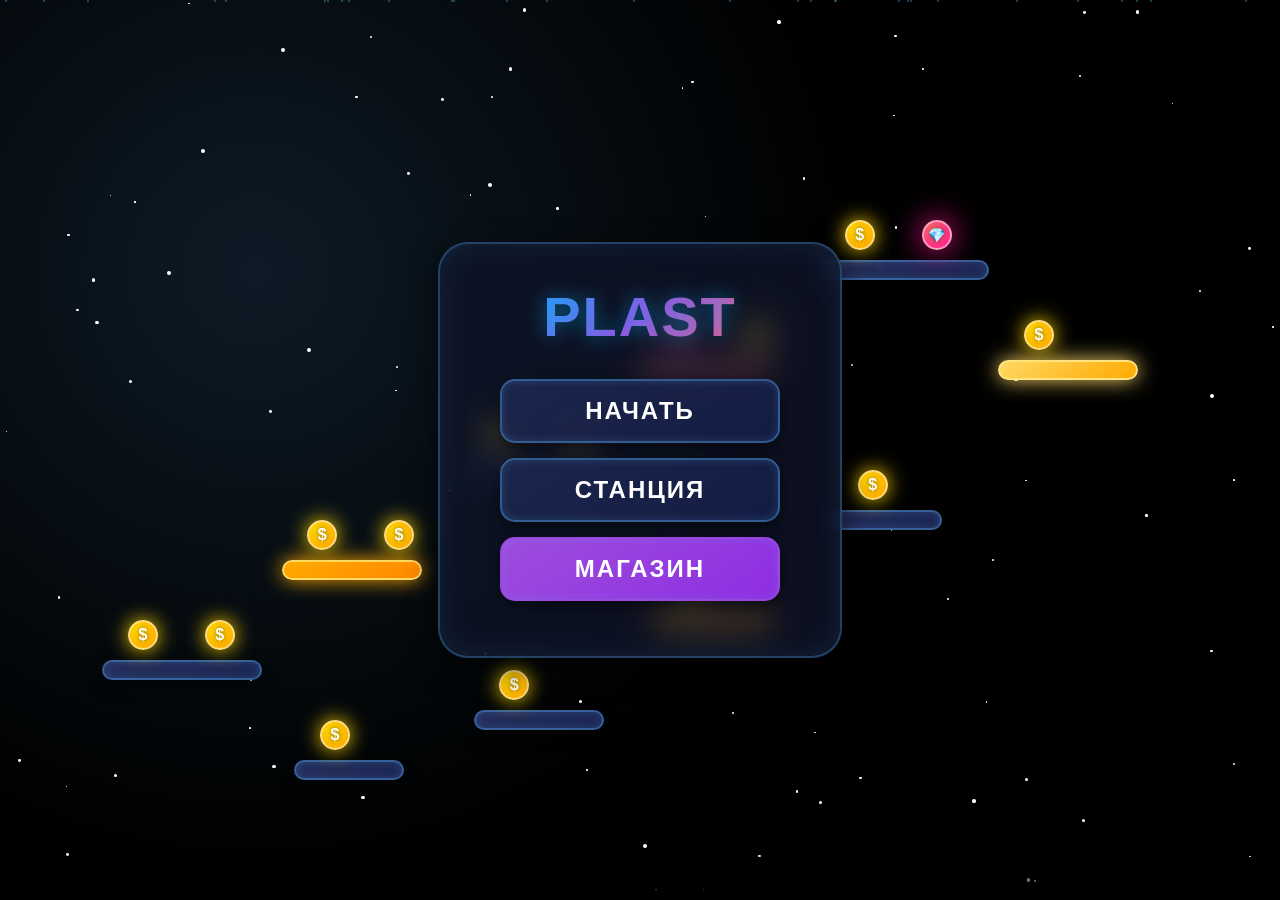
<file: plast.html>
<!DOCTYPE html>
<html lang="ru">
<head>
    <meta charset="UTF-8">
    <meta name="viewport" content="width=device-width, initial-scale=1.0, maximum-scale=1.0, user-scalable=no">
    <title>Plast - Космический паркур</title>
    <style>
        * {
            margin: 0;
            padding: 0;
            box-sizing: border-box;
            -webkit-tap-highlight-color: transparent;
        }

        @import url('https://fonts.googleapis.com/css2?family=Orbitron:wght@400;500;600;700;800&display=swap');

        body {
            font-family: 'Orbitron', sans-serif;
            background: #000;
            min-height: 100vh;
            overflow: hidden;
            position: relative;
            transition: background-image 0.5s ease;
        }

        /* Космический фон как в кликере */
        body::before {
            content: '';
            position: fixed;
            top: 0;
            left: 0;
            width: 100%;
            height: 100%;
            background: radial-gradient(circle at 20% 30%, rgba(88,179,255,0.15) 0%, transparent 50%);
            pointer-events: none;
            z-index: 0;
            animation: nebula-drift 20s infinite alternate;
        }

        @keyframes nebula-drift {
            0% { transform: translate(0,0) scale(1); opacity: 0.5; }
            100% { transform: translate(-2%,-2%) scale(1.1); opacity: 0.8; }
        }

        /* Фоновые звезды */
        .stars {
            position: absolute;
            top: 0;
            left: 0;
            width: 100%;
            height: 100%;
            pointer-events: none;
            z-index: 0;
        }

        .star {
            position: absolute;
            background: white;
            border-radius: 50%;
            animation: twinkle 3s infinite ease-in-out;
        }

        @keyframes twinkle {
            0%, 100% { opacity: 0.2; transform: scale(1); }
            50% { opacity: 1; transform: scale(1.2); }
        }

        /* Парящие частицы */
        .particle {
            position: absolute;
            width: 2px;
            height: 2px;
            background: rgba(100, 200, 255, 0.4);
            border-radius: 50%;
            pointer-events: none;
            animation: float 15s linear infinite;
            z-index: 1;
        }

        @keyframes float {
            from { transform: translateY(100vh) rotate(0deg); opacity: 0; }
            20% { opacity: 0.8; }
            to { transform: translateY(-100px) rotate(360deg); opacity: 0; }
        }

        /* Платформы */
        .platform {
            position: absolute;
            height: 20px;
            border-radius: 10px;
            background: linear-gradient(145deg, rgba(40,50,100,0.9), rgba(30,40,90,0.9));
            border: 2px solid rgba(88,179,255,0.4);
            box-shadow: 0 5px 15px rgba(0,0,0,0.5), inset 0 0 10px rgba(88,179,255,0.2);
            z-index: 10;
            backdrop-filter: blur(2px);
        }

        .platform-speed {
            background: linear-gradient(145deg, #ffaa00, #ff8800);
            border-color: #ffd966;
            box-shadow: 0 0 20px #ffaa00;
            animation: pulseSpeed 2s infinite;
        }

        .platform-bounce {
            background: linear-gradient(145deg, #ff6b6b, #ff4444);
            border-color: #ff9999;
            box-shadow: 0 0 20px #ff6b6b;
            animation: pulseBounce 1s infinite;
        }

        .platform-coin {
            background: linear-gradient(145deg, #ffd966, #ffaa00);
            border-color: #ffe484;
            box-shadow: 0 0 20px #ffd966;
        }

        @keyframes pulseSpeed {
            0%, 100% { box-shadow: 0 0 20px #ffaa00; }
            50% { box-shadow: 0 0 40px #ffaa00; }
        }

        @keyframes pulseBounce {
            0%, 100% { transform: scaleY(1); }
            50% { transform: scaleY(0.9); }
        }

        /* Позиции платформ */
        .platform1 { left: 8%; width: 160px; bottom: 220px; }
        .platform2 { left: 22%; width: 140px; bottom: 320px; }
        .platform3 { left: 36%; width: 150px; bottom: 420px; }
        .platform4 { left: 50%; width: 130px; bottom: 520px; }
        .platform5 { left: 64%; width: 170px; bottom: 620px; }
        .platform6 { left: 78%; width: 140px; bottom: 520px; }
        .platform7 { left: 65%; width: 110px; bottom: 370px; }
        .platform8 { left: 51%; width: 120px; bottom: 270px; }
        .platform9 { left: 37%; width: 130px; bottom: 170px; }
        .platform10 { left: 23%; width: 110px; bottom: 120px; }

        /* Монеты - космические кристаллы */
        .coin {
            position: absolute;
            width: 30px;
            height: 30px;
            background: radial-gradient(circle at 30% 30%, #ffd700, #ffa500);
            border-radius: 50%;
            box-shadow: 0 0 20px #ffd700;
            animation: coinFloat 1s ease-in-out infinite;
            z-index: 20;
            border: 2px solid rgba(255,255,255,0.5);
        }

        .coin::after {
            content: '$';
            position: absolute;
            top: 50%;
            left: 50%;
            transform: translate(-50%, -50%);
            color: white;
            font-size: 16px;
            font-weight: bold;
            text-shadow: 0 0 5px rgba(0,0,0,0.5);
        }

        .coin-special {
            background: radial-gradient(circle at 30% 30%, #ff6b6b, #ff1493);
            box-shadow: 0 0 30px #ff1493;
        }

        .coin-special::after {
            content: '💎';
            font-size: 14px;
        }

        @keyframes coinFloat {
            0%, 100% { transform: translateY(0); }
            50% { transform: translateY(-5px); }
        }

        /* Позиции монет */
        .coin1 { left: 10%; bottom: 250px; }
        .coin2 { left: 16%; bottom: 250px; }
        .coin3 { left: 24%; bottom: 350px; }
        .coin4 { left: 30%; bottom: 350px; }
        .coin5 { left: 38%; bottom: 450px; }
        .coin6 { left: 44%; bottom: 450px; }
        .coin7 { left: 52%; bottom: 550px; }
        .coin8 { left: 58%; bottom: 550px; }
        .coin9 { left: 66%; bottom: 650px; }
        .coin10 { left: 72%; bottom: 650px; }
        .coin11 { left: 80%; bottom: 550px; }
        .coin12 { left: 67%; bottom: 400px; }
        .coin13 { left: 53%; bottom: 300px; }
        .coin14 { left: 39%; bottom: 200px; }
        .coin15 { left: 25%; bottom: 150px; }

        /* Игрок */
        .player {
            position: absolute;
            bottom: 150px;
            left: 10%;
            transform: translateX(-50%);
            width: 40px;
            height: 40px;
            z-index: 100;
            background-image: url('https://cdn-icons-png.flaticon.com/512/1727/1727571.png');
            background-size: contain;
            background-repeat: no-repeat;
            background-position: center;
            filter: drop-shadow(0 0 10px rgba(0, 180, 255, 0.5));
            transition: left 0.05s ease;
        }

        .player.hidden { display: none; }
        .player.walking { animation: walkCycle 0.2s infinite alternate; }

        @keyframes walkCycle {
            0% { transform: translateX(-50%) translateY(0); }
            100% { transform: translateX(-50%) translateY(-2px); }
        }

        /* ========== МЕНЮ КАК В КЛИКЕРЕ ========== */
        .panel {
            position: fixed;
            top: -100%;
            left: 0;
            width: 100%;
            height: 100vh;
            height: 100dvh;
            background: rgba(5, 10, 25, 0.98);
            backdrop-filter: blur(20px);
            transition: top 0.5s cubic-bezier(0.34, 1.56, 0.64, 1);
            padding: 60px 15px 20px;
            overflow-y: auto;
            overflow-x: hidden;
            z-index: 1000;
            -webkit-overflow-scrolling: touch;
            overscroll-behavior: contain;
            border-top: 3px solid rgba(88, 179, 255, 0.3);
        }

        .panel.active {
            top: 0;
        }

        .close-panel {
            position: fixed;
            top: 15px;
            right: 15px;
            background: rgba(255, 107, 107, 0.2);
            border: none;
            color: #ff6b6b;
            width: 45px;
            height: 45px;
            border-radius: 50%;
            font-size: 24px;
            cursor: pointer;
            transition: all 0.3s;
            border: 2px solid rgba(255, 107, 107, 0.3);
            z-index: 1001;
            display: flex;
            align-items: center;
            justify-content: center;
            backdrop-filter: blur(5px);
        }

        .close-panel:hover {
            transform: rotate(90deg) scale(1.1);
            background: rgba(255, 107, 107, 0.4);
            box-shadow: 0 0 20px rgba(255, 107, 107, 0.5);
        }

        /* Верхняя панель как в кликере */
        .top-bar {
            position: absolute;
            top: 10px;
            left: 10px;
            right: 10px;
            display: flex;
            justify-content: space-between;
            z-index: 5;
        }

        .astro-btn {
            background: linear-gradient(145deg, rgba(30,40,80,0.9), rgba(20,30,70,0.9));
            border: none;
            color: #b3d4ff;
            padding: 8px 16px;
            border-radius: 10px;
            cursor: pointer;
            font-weight: 600;
            font-size: 13px;
            font-family: 'Orbitron', sans-serif;
            transition: all 0.3s;
            border: 1px solid rgba(88,179,255,0.4);
            box-shadow: 0 3px 10px rgba(0,0,0,0.4), inset 0 0 10px rgba(88,179,255,0.2);
            letter-spacing: 0.5px;
            text-transform: uppercase;
            min-height: 40px;
            flex: 1;
            margin: 0 3px;
        }

        .astro-btn:hover {
            transform: translateY(-2px);
            background: linear-gradient(145deg, rgba(40,60,120,0.9), rgba(30,50,100,0.9));
            box-shadow: 0 8px 20px rgba(88,179,255,0.4);
            border-color: rgba(88,179,255,0.8);
        }

        /* Главное меню */
        .menu-container {
            position: absolute;
            top: 50%;
            left: 50%;
            transform: translate(-50%, -50%);
            text-align: center;
            z-index: 20;
            background: rgba(15,20,40,0.8);
            backdrop-filter: blur(15px);
            padding: 40px 60px;
            border-radius: 30px;
            border: 2px solid rgba(88,179,255,0.3);
            box-shadow: 0 10px 30px rgba(0,0,0,0.6), inset 0 0 30px rgba(88,179,255,0.1);
            animation: menuFloat 3s ease-in-out infinite;
        }

        .menu-container.hidden {
            display: none;
        }

        @keyframes menuFloat {
            0%, 100% { transform: translate(-50%, -50%) translateY(0); }
            50% { transform: translate(-50%, -50%) translateY(-5px); }
        }

        .menu-title {
            font-size: 3.5rem;
            font-weight: 800;
            background: linear-gradient(135deg, #00b4ff, #9d4edd, #ff6b6b);
            -webkit-background-clip: text;
            -webkit-text-fill-color: transparent;
            background-clip: text;
            margin-bottom: 30px;
            text-shadow: 0 0 20px rgba(0,180,255,0.5);
            letter-spacing: 2px;
        }

        .menu-button {
            display: block;
            width: 280px;
            padding: 16px 40px;
            margin: 15px auto;
            font-size: 1.5rem;
            font-weight: 600;
            color: white;
            background: linear-gradient(145deg, rgba(30,40,80,0.9), rgba(20,30,70,0.9));
            border: 2px solid rgba(88,179,255,0.4);
            border-radius: 15px;
            cursor: pointer;
            transition: all 0.3s;
            box-shadow: 0 5px 15px rgba(0,0,0,0.5), inset 0 0 10px rgba(88,179,255,0.2);
            text-transform: uppercase;
            letter-spacing: 2px;
            font-family: 'Orbitron', sans-serif;
            position: relative;
            overflow: hidden;
        }

        .menu-button::before {
            content: '';
            position: absolute;
            top: 0;
            left: -100%;
            width: 100%;
            height: 100%;
            background: linear-gradient(90deg, transparent, rgba(255,255,255,0.2), transparent);
            transition: left 0.5s;
        }

        .menu-button:hover {
            transform: translateY(-3px);
            background: linear-gradient(145deg, rgba(40,60,120,0.9), rgba(30,50,100,0.9));
            box-shadow: 0 10px 25px rgba(88,179,255,0.5);
            border-color: rgba(88,179,255,0.8);
        }

        .menu-button:hover::before {
            left: 100%;
        }

        .menu-button.shop {
            background: linear-gradient(145deg, #9d4edd, #8e2de2);
            border-color: rgba(157,78,221,0.7);
        }

        /* Статистика как в кликере */
        .stats-container {
            position: absolute;
            top: 70px;
            left: 50%;
            transform: translateX(-50%);
            display: flex;
            gap: 20px;
            z-index: 200;
        }

        .stat-card {
            background: rgba(15,20,40,0.8);
            backdrop-filter: blur(10px);
            padding: 10px 20px;
            border-radius: 15px;
            border: 1px solid rgba(88,179,255,0.3);
            box-shadow: 0 4px 15px rgba(0,0,0,0.4);
            text-align: center;
            min-width: 120px;
        }

        .stat-label {
            font-size: 11px;
            color: #a0c8ff;
            margin-bottom: 4px;
            text-transform: uppercase;
            letter-spacing: 0.5px;
        }

        .stat-value {
            font-size: 16px;
            font-weight: 700;
            color: #00e0ff;
            font-family: 'Orbitron', sans-serif;
            text-shadow: 0 0 8px rgba(0,224,255,0.3);
        }

        .stat-card.hidden {
            display: none;
        }

        /* Комбо счетчик */
        .combo-counter {
            position: absolute;
            top: 130px;
            left: 50%;
            transform: translateX(-50%);
            background: rgba(255,107,107,0.8);
            backdrop-filter: blur(10px);
            padding: 8px 20px;
            border-radius: 30px;
            color: white;
            font-size: 1.2rem;
            border: 2px solid #ff6b6b;
            z-index: 200;
            display: none;
        }
        .combo-counter.active { display: block; animation: comboPulse 1s infinite; }

        @keyframes comboPulse {
            0%, 100% { transform: translateX(-50%) scale(1); }
            50% { transform: translateX(-50%) scale(1.1); }
        }

        /* Крестик выхода */
        .exit-button {
            position: absolute;
            top: 20px;
            left: 20px;
            background: rgba(255,107,107,0.2);
            border: 2px solid rgba(255,107,107,0.3);
            color: #ff6b6b;
            width: 45px;
            height: 45px;
            border-radius: 50%;
            font-size: 24px;
            display: flex;
            align-items: center;
            justify-content: center;
            cursor: pointer;
            transition: all 0.3s;
            z-index: 200;
            backdrop-filter: blur(5px);
        }

        .exit-button:hover {
            transform: rotate(90deg) scale(1.1);
            background: rgba(255,107,107,0.4);
            box-shadow: 0 0 20px rgba(255,107,107,0.5);
        }

        .exit-button.hidden {
            display: none;
        }

        /* Сообщение о монете */
        .coin-message {
            position: absolute;
            color: #00e0ff;
            font-size: 18px;
            font-weight: bold;
            animation: coinMessage 1s ease-out forwards;
            pointer-events: none;
            z-index: 1000;
            text-shadow: 0 0 10px #00e0ff;
        }
        @keyframes coinMessage {
            0% { opacity: 1; transform: translateY(0) scale(1); }
            100% { opacity: 0; transform: translateY(-50px) scale(1.5); }
        }

        /* ========== МУЗЫКАЛЬНАЯ ПАНЕЛЬ КАК В КЛИКЕРЕ ========== */
        .music-panel {
            background: linear-gradient(145deg, rgba(30,20,60,0.95), rgba(20,15,40,0.95));
            border-radius: 25px;
            padding: 25px;
            margin: 20px auto;
            max-width: 550px;
            border: 2px solid rgba(88,179,255,0.5);
            box-shadow: 0 15px 40px rgba(0,0,0,0.8), inset 0 0 30px rgba(88,179,255,0.2);
            position: relative;
            overflow: hidden;
        }

        .music-panel::before {
            content: '';
            position: absolute;
            top: -50%;
            left: -50%;
            width: 200%;
            height: 200%;
            background: conic-gradient(from 0deg, transparent, rgba(88,179,255,0.1), transparent);
            animation: spin-slow 15s linear infinite;
        }

        @keyframes spin-slow {
            from { transform: rotate(0deg); }
            to { transform: rotate(360deg); }
        }

        .music-title {
            font-size: 22px;
            font-weight: 700;
            background: linear-gradient(135deg, #8bb9ff, #9d4edd, #ff6b6b);
            -webkit-background-clip: text;
            -webkit-text-fill-color: transparent;
            background-clip: text;
            margin-bottom: 25px;
            letter-spacing: 1.5px;
            text-align: center;
            position: relative;
            z-index: 2;
        }

        .volume-container {
            display: flex;
            flex-direction: column;
            align-items: center;
            margin: 30px 0;
        }

        .volume-ring {
            width: 150px;
            height: 150px;
            position: relative;
            cursor: pointer;
            margin-bottom: 15px;
        }

        .volume-ring-bg {
            width: 100%;
            height: 100%;
            border-radius: 50%;
            background: rgba(0,0,0,0.5);
            border: 10px solid rgba(88,179,255,0.2);
            box-shadow: 0 0 30px rgba(0,180,255,0.3);
            transition: 0.3s;
        }

        .volume-ring-fill {
            position: absolute;
            top: 0;
            left: 0;
            width: 100%;
            height: 100%;
            border-radius: 50%;
            border: 10px solid transparent;
            border-top-color: #00b4ff;
            border-right-color: #9d4edd;
            border-bottom-color: #ff6b6b;
            border-left-color: #f9c74f;
            transform: rotate(0deg);
            transition: transform 0.1s;
            pointer-events: none;
        }

        .volume-knob {
            position: absolute;
            top: 50%;
            left: 50%;
            width: 50px;
            height: 50px;
            background: linear-gradient(145deg, #fff, #ccc);
            border-radius: 50%;
            transform: translate(-50%, -50%);
            box-shadow: 0 0 30px rgba(255,255,255,0.5);
            border: 3px solid #00b4ff;
            cursor: pointer;
            transition: 0.2s;
            display: flex;
            align-items: center;
            justify-content: center;
            font-weight: bold;
            color: #00b4ff;
            font-size: 18px;
        }

        .volume-knob:hover {
            transform: translate(-50%, -50%) scale(1.1);
            box-shadow: 0 0 40px #00e0ff;
        }

        .volume-knob:active {
            transform: translate(-50%, -50%) scale(0.95);
        }

        .volume-value {
            font-size: 18px;
            font-weight: bold;
            background: linear-gradient(135deg, #00b4ff, #9d4edd);
            -webkit-background-clip: text;
            -webkit-text-fill-color: transparent;
            background-clip: text;
            margin-top: 10px;
        }

        .music-controls {
            display: flex;
            gap: 12px;
            justify-content: center;
            margin-top: 20px;
            flex-wrap: wrap;
        }

        .music-btn {
            background: linear-gradient(145deg, rgba(40,50,90,0.9), rgba(30,40,80,0.9));
            border: none;
            color: white;
            padding: 12px 20px;
            border-radius: 12px;
            cursor: pointer;
            font-size: 13px;
            font-weight: 600;
            border: 2px solid rgba(88,179,255,0.4);
            transition: all 0.3s;
            min-width: 110px;
            font-family: 'Orbitron', sans-serif;
            position: relative;
            overflow: hidden;
        }

        .music-btn::before {
            content: '';
            position: absolute;
            top: 0;
            left: -100%;
            width: 100%;
            height: 100%;
            background: linear-gradient(90deg, transparent, rgba(255,255,255,0.2), transparent);
            transition: left 0.5s;
        }

        .music-btn:hover {
            transform: translateY(-3px);
            background: linear-gradient(145deg, rgba(60,70,120,0.9), rgba(50,60,110,0.9));
            box-shadow: 0 8px 20px rgba(88,179,255,0.4);
        }

        .music-btn:hover::before {
            left: 100%;
        }

        .music-btn:active {
            transform: scale(0.95);
        }

        .music-btn.active {
            background: linear-gradient(145deg, #4caf50, #45a049);
            border-color: #81c784;
            box-shadow: 0 0 25px rgba(76,175,80,0.6);
        }

        .music-track-selector {
            display: flex;
            justify-content: center;
            gap: 10px;
            margin: 20px 0;
            flex-wrap: wrap;
        }

        .music-track-btn {
            background: linear-gradient(145deg, rgba(30,20,60,0.8), rgba(20,15,40,0.8));
            border: 2px solid rgba(88,179,255,0.3);
            border-radius: 12px;
            padding: 10px 15px;
            color: #a0c8ff;
            cursor: pointer;
            transition: all 0.3s;
            min-width: 80px;
            text-align: center;
            font-weight: 600;
            font-size: 12px;
            font-family: 'Orbitron', sans-serif;
        }

        .music-track-btn:hover {
            transform: translateY(-3px);
            border-color: #00b4ff;
            color: #fff;
            box-shadow: 0 10px 20px rgba(0,180,255,0.3);
        }

        .music-track-btn.active {
            background: linear-gradient(145deg, #00b4ff, #4a00e0);
            color: #fff;
            border-color: rgba(255,255,255,0.5);
        }

        .music-track-btn.locked {
            opacity: 0.5;
            filter: blur(1px);
            pointer-events: none;
            background: rgba(50,50,70,0.5);
        }

        .discord-link {
            display: inline-flex;
            align-items: center;
            justify-content: center;
            gap: 12px;
            background: linear-gradient(145deg, #5865F2, #4752c4);
            color: white;
            padding: 16px 30px;
            border-radius: 15px;
            text-decoration: none;
            font-weight: 800;
            font-size: 16px;
            margin-top: 25px;
            transition: all 0.3s;
            width: 100%;
            max-width: 350px;
            position: relative;
            overflow: hidden;
            border: 2px solid rgba(255,255,255,0.2);
        }

        .discord-link::before {
            content: '';
            position: absolute;
            top: 0;
            left: -100%;
            width: 100%;
            height: 100%;
            background: linear-gradient(90deg, transparent, rgba(255,255,255,0.3), transparent);
            transition: left 0.5s;
        }

        .discord-link:hover {
            transform: translateY(-5px) scale(1.05);
            box-shadow: 0 20px 40px rgba(88,101,242,0.6);
        }

        .discord-link:hover::before {
            left: 100%;
        }

        /* ========== МАГАЗИН С ФОНАМИ ========== */
        .shop-panel {
            position: fixed;
            top: -100%;
            left: 0;
            width: 100%;
            height: 100vh;
            background: rgba(5,10,25,0.98);
            backdrop-filter: blur(20px);
            transition: top 0.5s cubic-bezier(0.34, 1.56, 0.64, 1);
            padding: 70px 15px 20px;
            overflow-y: auto;
            z-index: 1000;
        }

        .shop-panel.active {
            top: 0;
        }

        .shop-content {
            max-width: 1000px;
            margin: 0 auto;
        }

        .shop-title {
            font-size: 2.5rem;
            font-weight: 800;
            background: linear-gradient(135deg, #00b4ff, #9d4edd, #ff6b6b);
            -webkit-background-clip: text;
            -webkit-text-fill-color: transparent;
            background-clip: text;
            text-align: center;
            margin-bottom: 30px;
            letter-spacing: 2px;
        }

        .shop-categories {
            display: flex;
            gap: 10px;
            margin-bottom: 30px;
            justify-content: center;
            flex-wrap: wrap;
        }

        .shop-category {
            background: rgba(30,40,70,0.9);
            border: 2px solid rgba(88,179,255,0.3);
            color: #a0c8ff;
            padding: 10px 25px;
            border-radius: 12px;
            cursor: pointer;
            font-size: 14px;
            font-weight: 600;
            transition: all 0.3s;
            font-family: 'Orbitron', sans-serif;
        }

        .shop-category:hover {
            transform: translateY(-2px);
            background: rgba(50,70,120,0.9);
            border-color: rgba(88,179,255,0.6);
        }

        .shop-category.active {
            background: linear-gradient(145deg, #4a00e0, #8e2de2);
            color: white;
            border-color: rgba(142,45,226,0.8);
        }

        .shop-items {
            display: grid;
            grid-template-columns: repeat(auto-fill, minmax(200px, 1fr));
            gap: 15px;
            margin-bottom: 30px;
        }

        .shop-item {
            background: linear-gradient(145deg, rgba(30,40,70,0.9), rgba(20,30,60,0.9));
            border: 2px solid rgba(88,179,255,0.3);
            border-radius: 15px;
            padding: 20px;
            text-align: center;
            cursor: pointer;
            transition: all 0.3s;
            color: white;
        }

        .shop-item:hover {
            transform: translateY(-5px);
            border-color: #00b4ff;
            box-shadow: 0 10px 25px rgba(0,180,255,0.3);
        }

        .shop-item-icon {
            font-size: 2.5rem;
            margin-bottom: 10px;
        }

        .shop-item-name {
            font-size: 1.1rem;
            font-weight: 600;
            color: #e0c3ff;
            margin-bottom: 5px;
        }

        .shop-item-desc {
            font-size: 0.8rem;
            color: #a0c8ff;
            margin-bottom: 10px;
        }

        .shop-item-price {
            display: inline-block;
            padding: 5px 15px;
            background: rgba(0,180,255,0.2);
            border-radius: 15px;
            color: #ffd166;
            font-weight: bold;
        }

        .shop-item-owned {
            display: inline-block;
            padding: 5px 15px;
            background: #4caf50;
            border-radius: 15px;
            color: white;
        }

        /* Превью фона */
        .bg-preview {
            width: 100%;
            height: 100px;
            border-radius: 10px;
            margin-bottom: 10px;
            background-size: cover;
            background-position: center;
            border: 2px solid rgba(255,255,255,0.2);
        }

        /* Космическая бездна */
        .void {
            position: absolute;
            bottom: 0;
            left: 0;
            width: 100%;
            height: 50px;
            background: linear-gradient(transparent, rgba(0,0,0,0.9));
            z-index: 5;
            pointer-events: none;
        }
    </style>
</head>
<body>
    <!-- Фоновые звезды -->
    <div class="stars" id="stars"></div>

    <!-- Платформы -->
    <div class="platform platform1" id="platform1"></div>
    <div class="platform platform-speed platform2" id="platform2"></div>
    <div class="platform platform3" id="platform3"></div>
    <div class="platform platform-bounce platform4" id="platform4"></div>
    <div class="platform platform5" id="platform5"></div>
    <div class="platform platform-coin platform6" id="platform6"></div>
    <div class="platform platform7" id="platform7"></div>
    <div class="platform platform-speed platform8" id="platform8"></div>
    <div class="platform platform9" id="platform9"></div>
    <div class="platform platform10" id="platform10"></div>

    <!-- Монеты -->
    <div class="coin coin1" id="coin1"></div>
    <div class="coin coin2" id="coin2"></div>
    <div class="coin coin3" id="coin3"></div>
    <div class="coin coin4" id="coin4"></div>
    <div class="coin coin5" id="coin5"></div>
    <div class="coin coin6" id="coin6"></div>
    <div class="coin coin-special coin7" id="coin7"></div>
    <div class="coin coin8" id="coin8"></div>
    <div class="coin coin9" id="coin9"></div>
    <div class="coin coin-special coin10" id="coin10"></div>
    <div class="coin coin11" id="coin11"></div>
    <div class="coin coin12" id="coin12"></div>
    <div class="coin coin13" id="coin13"></div>
    <div class="coin coin14" id="coin14"></div>
    <div class="coin coin15" id="coin15"></div>

    <!-- Космическая бездна -->
    <div class="void"></div>

    <!-- Статистика как в кликере -->
    <div class="stats-container">
        <div class="stat-card hidden" id="balance">
            <div class="stat-label">КРИСТАЛЛЫ</div>
            <div class="stat-value" id="balanceAmount">0</div>
        </div>
        <div class="stat-card hidden" id="multiplier">
            <div class="stat-label">МНОЖИТЕЛЬ</div>
            <div class="stat-value" id="multiplierAmount">1x</div>
        </div>
    </div>

    <!-- Комбо счетчик -->
    <div class="combo-counter" id="comboCounter">
        <span>КОМБО: <span id="comboAmount">0</span>x</span>
    </div>

    <!-- Крестик выхода -->
    <div class="exit-button hidden" id="exitButton" onclick="exitToMenu()">✕</div>

    <!-- Главное меню -->
    <div class="menu-container" id="menuContainer">
        <div class="menu-title">PLAST</div>
        <button class="menu-button" onclick="startGame()">НАЧАТЬ</button>
        <button class="menu-button" onclick="openStationMenu()">СТАНЦИЯ</button>
        <button class="menu-button shop" onclick="openShop()">МАГАЗИН</button>
    </div>

    <!-- Панель станции (музыка + дискорд) -->
    <div class="panel" id="stationPanel">
        <button class="close-panel" onclick="closeStationMenu()">×</button>
        <div style="max-width:600px; margin:0 auto; padding:20px; text-align:center;">
            <div style="font-size:2.5rem; font-weight:900; background:linear-gradient(135deg, #00b4ff, #9d4edd, #ff6b6b, #f9c74f); -webkit-background-clip:text; -webkit-text-fill-color:transparent; margin-bottom:30px;">
                КОСМИЧЕСКАЯ СТАНЦИЯ
            </div>
            
            <div class="music-panel">
                <div class="music-title">🎵 КОСМИЧЕСКАЯ МУЗЫКА</div>
                
                <div class="volume-container">
                    <div class="volume-ring" onclick="rotateVolume(event)">
                        <div class="volume-ring-bg"></div>
                        <div class="volume-ring-fill" id="volumeRingFill" style="transform:rotate(0deg)"></div>
                        <div class="volume-knob" id="volumeKnob" onmousedown="startDragVolume(event)" ontouchstart="startDragVolume(event)">
                            <span id="volumeKnobValue">70</span>
                        </div>
                    </div>
                    <div class="volume-value" id="volumeDisplay">70%</div>
                </div>
                
                <div class="music-track-selector" id="musicTrackSelector">
                    <button class="music-track-btn locked" id="trackBtn1" onclick="selectTrack(0)">#1</button>
                    <button class="music-track-btn locked" id="trackBtn2" onclick="selectTrack(1)">#2</button>
                    <button class="music-track-btn locked" id="trackBtn3" onclick="selectTrack(2)">#3</button>
                    <button class="music-track-btn locked" id="trackBtn4" onclick="selectTrack(3)">#4</button>
                    <button class="music-track-btn locked" id="trackBtn5" onclick="selectTrack(4)">#5</button>
                </div>
                
                <div class="music-controls">
                    <button class="music-btn" onclick="toggleMusic()">⏯️ СТАРТ/ПАУЗА</button>
                    <button class="music-btn" onclick="stopMusic()">⏹️ СТОП</button>
                </div>
                
                <div class="current-track-display" style="color:#a0c8ff; margin:15px 0; padding:10px; background:rgba(0,0,0,0.3); border-radius:10px;">
                    🎧 ТЕКУЩИЙ ТРЕК: <span id="currentTrackName">НЕ ВЫБРАН</span>
                </div>
                
                <div style="margin-top:20px; color:#a0c8ff;">
                    🎧 СТАТУС: <span id="musicOwnedStatus">❌ НЕТ ДОСТУПА</span>
                </div>
                <div id="musicPurchaseBtnContainer" style="margin-top:15px;"></div>
            </div>
            
            <a href="https://discord.gg/8d2RQHvGhH" target="_blank" class="discord-link">
                <span style="font-size:24px;">🛸</span> DISCORD
            </a>
        </div>
    </div>

    <!-- Магазин с фонами -->
    <div class="shop-panel" id="shopPanel">
        <button class="close-panel" onclick="closeShop()">×</button>
        <div class="shop-content">
            <h2 class="shop-title">ГАЛАКТИЧЕСКИЙ МАРКЕТ</h2>
            
            <div class="shop-categories">
                <div class="shop-category active" onclick="switchShopCategory('stats')">ХАРАКТЕРИСТИКИ</div>
                <div class="shop-category" onclick="switchShopCategory('abilities')">СПОСОБНОСТИ</div>
                <div class="shop-category" onclick="switchShopCategory('skins')">СКИНЫ</div>
                <div class="shop-category" onclick="switchShopCategory('backgrounds')">ФОНЫ</div>
            </div>

            <div id="shopStats" class="shop-items"></div>
            <div id="shopAbilities" class="shop-items" style="display: none;"></div>
            <div id="shopSkins" class="shop-items" style="display: none;"></div>
            <div id="shopBackgrounds" class="shop-items" style="display: none;"></div>
        </div>
    </div>

    <!-- Игрок -->
    <div class="player hidden" id="player"></div>

    <script>
        const player = document.getElementById('player');
        const menuContainer = document.getElementById('menuContainer');
        const exitButton = document.getElementById('exitButton');
        const stationPanel = document.getElementById('stationPanel');
        const shopPanel = document.getElementById('shopPanel');
        const balanceElement = document.getElementById('balance');
        const balanceAmount = document.getElementById('balanceAmount');
        const multiplierElement = document.getElementById('multiplier');
        const multiplierAmount = document.getElementById('multiplierAmount');
        const comboCounter = document.getElementById('comboCounter');
        const comboAmount = document.getElementById('comboAmount');

        // Параметры игрока
        let playerX = window.innerWidth * 0.1;
        let playerSpeed = 6;
        let jumpStrength = 18;
        let isOnGround = true;
        let velocityY = 0;
        let playerBottom = 220;
        let balance = 100;
        let collectedCoins = 0;

        // Множители и бонусы
        let coinMultiplier = 1;
        let combo = 0;
        let lastCoinTime = 0;

        // Управление
        let leftPressed = false;
        let rightPressed = false;
        let spacePressed = false;
        let gameStarted = false;

        // Физика
        const gravity = 0.7;
        const voidLevel = 50;

        // Купленные улучшения
        const ownedItems = new Set();

        // Музыка
        let audioEnabled = false;
        let currentTrack = 0;
        let musicUnlocked = false;
        let tracksUnlocked = 0;
        let currentVolume = 70;
        let isDraggingVolume = false;
        const audioElements = [];
        const trackNames = ['Космическая симфония', 'Галактический вальс', 'Туманность Ориона', 'Пульсар', 'Черная дыра'];

        // Фоны из кликера
        const backgrounds = [
            { name: 'Глубокий Космос', price: 800, url: 'https://images.wallpaperscraft.ru/image/single/kosmos_zvezdy_tumannost_157030_3840x2400.jpg' },
            { name: 'Сингулярность', price: 2000, url: 'https://server.wallpaperalchemy.com/storage/wallpapers/91/4k-black-hole-minimalistic-wallpaper.png' },
            { name: 'Планета Земля', price: 3500, url: 'https://img3.akspic.ru/crops/1/9/9/5/25991/25991-zemlya-atmosfera-kosmos-prostranstvo-vselennaya-3840x2160.jpg' },
            { name: 'Галактический Вихрь', price: 5000, url: 'https://wallpaper.forfun.com/fetch/60/604f6358cd0a4b83989516f724ed8bea.jpeg' },
            { name: 'Туманность Ориона', price: 7500, url: 'https://images.alphacoders.com/135/1354208.jpeg' },
            { name: 'Ледяная Планета', price: 10000, url: 'https://abrakadabra.fun/uploads/posts/2021-12/1640668539_5-abrakadabra-fun-p-oboi-na-rabochii-stol-planeta-6.png' },
            { name: 'Космический Океан', price: 15000, url: 'https://images.wallpapershq.com/wallpapers/1284/wallpaper_1284_3840x2160.jpg' },
            { name: 'Аниме Пейзаж', price: 20000, url: 'https://sotni.ru/wp-content/uploads/2023/08/anime-peizazh-375.webp' },
            { name: 'Аниме Закат', price: 25000, url: 'https://abrakadabra.fun/uploads/posts/2022-02/1643978194_2-abrakadabra-fun-p-fon-dlya-prevyu-anime-2.jpg' },
            { name: 'Тёмный Лес', price: 30000, url: 'https://img2.akspic.ru/crops/1/1/7/7/97711/97711-les-chernyj_les-priroda-derevo-solnechnyj_svet-3840x2160.jpg' }
        ];

        // Звезды
        for (let i = 0; i < 100; i++) {
            const star = document.createElement('div');
            star.className = 'star';
            star.style.left = Math.random() * 100 + '%';
            star.style.top = Math.random() * 100 + '%';
            star.style.width = star.style.height = Math.random() * 3 + 1 + 'px';
            star.style.animationDelay = Math.random() * 3 + 's';
            document.getElementById('stars').appendChild(star);
        }

        // Частицы
        for (let i = 0; i < 30; i++) {
            const particle = document.createElement('div');
            particle.className = 'particle';
            particle.style.left = Math.random() * 100 + '%';
            particle.style.animationDelay = Math.random() * 10 + 's';
            particle.style.animationDuration = (Math.random() * 10 + 10) + 's';
            document.body.appendChild(particle);
        }

        // Инициализация музыки
        function initMusicTracks() {
            for (let i = 0; i < 5; i++) {
                const audio = new Audio();
                audio.loop = true;
                audio.volume = currentVolume / 100;
                audio.src = `music/track${i+1}.mp3`;
                audioElements.push(audio);
            }
            updateMusicTrackButtons();
        }

        function updateMusicTrackButtons() {
            for (let i = 0; i < 5; i++) {
                const btn = document.getElementById(`trackBtn${i+1}`);
                if (i < tracksUnlocked) {
                    btn.classList.remove('locked');
                    btn.innerHTML = `#${i+1}<br><small>${trackNames[i].substring(0, 8)}</small>`;
                    if (i === currentTrack && audioEnabled) {
                        btn.classList.add('active');
                    } else {
                        btn.classList.remove('active');
                    }
                } else {
                    btn.classList.add('locked');
                    btn.innerHTML = `#${i+1}<br><small>🔒</small>`;
                }
            }
            document.getElementById('currentTrackName').textContent = 
                tracksUnlocked > 0 && currentTrack < tracksUnlocked ? trackNames[currentTrack] : 'НЕ ВЫБРАН';
        }

        function toggleMusic() {
            if (!musicUnlocked) { 
                alert('❌ Сначала купите доступ к музыке!'); 
                return; 
            }
            if (tracksUnlocked === 0) {
                alert('❌ Нет доступных треков!');
                return;
            }
            if (audioEnabled) {
                audioElements.forEach(a => a.pause());
                audioEnabled = false;
            } else {
                audioElements[currentTrack].play();
                audioEnabled = true;
            }
            updateMusicTrackButtons();
        }

        function stopMusic() {
            audioElements.forEach(a => { a.pause(); a.currentTime = 0; });
            audioEnabled = false;
            updateMusicTrackButtons();
        }

        function selectTrack(index) {
            if (!musicUnlocked || index >= tracksUnlocked) return;
            if (audioEnabled) audioElements.forEach(a => a.pause());
            currentTrack = index;
            if (audioEnabled) audioElements[currentTrack].play();
            updateMusicTrackButtons();
        }

        function updateVolume(value) {
            currentVolume = Math.min(100, Math.max(0, value));
            audioElements.forEach(a => a.volume = currentVolume / 100);
            document.getElementById('volumeDisplay').textContent = currentVolume + '%';
            document.getElementById('volumeKnobValue').textContent = currentVolume;
            document.getElementById('volumeRingFill').style.transform = `rotate(${currentVolume * 3.6}deg)`;
        }

        function startDragVolume(e) {
            e.preventDefault();
            isDraggingVolume = true;
            const onMove = (moveEvent) => {
                if (!isDraggingVolume) return;
                moveEvent.preventDefault();
                const ring = document.querySelector('.volume-ring');
                const rect = ring.getBoundingClientRect();
                const centerX = rect.left + rect.width / 2;
                const centerY = rect.top + rect.height / 2;
                let clientX, clientY;
                if (moveEvent.touches) {
                    clientX = moveEvent.touches[0].clientX;
                    clientY = moveEvent.touches[0].clientY;
                } else {
                    clientX = moveEvent.clientX;
                    clientY = moveEvent.clientY;
                }
                const angle = Math.atan2(clientY - centerY, clientX - centerX) * (180 / Math.PI) + 180;
                const volume = Math.round((angle / 360) * 100);
                updateVolume(volume);
            };
            const onEnd = () => {
                isDraggingVolume = false;
                document.removeEventListener('mousemove', onMove);
                document.removeEventListener('mouseup', onEnd);
                document.removeEventListener('touchmove', onMove);
                document.removeEventListener('touchend', onEnd);
            };
            document.addEventListener('mousemove', onMove);
            document.addEventListener('mouseup', onEnd);
            document.addEventListener('touchmove', onMove, { passive: false });
            document.addEventListener('touchend', onEnd);
        }

        function rotateVolume(e) {
            const ring = document.querySelector('.volume-ring');
            const rect = ring.getBoundingClientRect();
            const centerX = rect.left + rect.width / 2;
            const centerY = rect.top + rect.height / 2;
            let clientX, clientY;
            if (e.touches) {
                clientX = e.touches[0].clientX;
                clientY = e.touches[0].clientY;
            } else {
                clientX = e.clientX;
                clientY = e.clientY;
            }
            const angle = Math.atan2(clientY - centerY, clientX - centerX) * (180 / Math.PI) + 180;
            updateVolume(Math.round((angle / 360) * 100));
        }

        function purchaseMusicAccess() {
            if (balance < 500) { alert('❌ Недостаточно кристаллов!'); return; }
            balance -= 500;
            musicUnlocked = true;
            if (tracksUnlocked < 5) tracksUnlocked++;
            updateBalance();
            updateMusicTrackButtons();
            document.getElementById('musicOwnedStatus').innerHTML = '✅ ДОСТУП ПОЛУЧЕН';
            renderMusicPurchaseButton();
        }

        function renderMusicPurchaseButton() {
            const container = document.getElementById('musicPurchaseBtnContainer');
            container.innerHTML = '';
            if (tracksUnlocked < 5) {
                const btn = document.createElement('button');
                btn.className = 'music-btn';
                btn.style.width = '100%';
                btn.innerHTML = `🎵 КУПИТЬ ТРЕК ${tracksUnlocked + 1} (500 💎)`;
                btn.onclick = purchaseMusicAccess;
                container.appendChild(btn);
            }
        }

        // Платформы
        const platforms = [
            { id: 1, left: 0.08 * window.innerWidth, bottom: 220, width: 160, type: 'normal' },
            { id: 2, left: 0.22 * window.innerWidth, bottom: 320, width: 140, type: 'speed' },
            { id: 3, left: 0.36 * window.innerWidth, bottom: 420, width: 150, type: 'normal' },
            { id: 4, left: 0.50 * window.innerWidth, bottom: 520, width: 130, type: 'bounce' },
            { id: 5, left: 0.64 * window.innerWidth, bottom: 620, width: 170, type: 'normal' },
            { id: 6, left: 0.78 * window.innerWidth, bottom: 520, width: 140, type: 'coin' },
            { id: 7, left: 0.65 * window.innerWidth, bottom: 370, width: 110, type: 'normal' },
            { id: 8, left: 0.51 * window.innerWidth, bottom: 270, width: 120, type: 'speed' },
            { id: 9, left: 0.37 * window.innerWidth, bottom: 170, width: 130, type: 'normal' },
            { id: 10, left: 0.23 * window.innerWidth, bottom: 120, width: 110, type: 'normal' }
        ];

        // Монеты
        const coins = [
            { id: 'coin1', x: 0.10 * window.innerWidth, y: 250, active: true, timer: null, value: 10, special: false },
            { id: 'coin2', x: 0.16 * window.innerWidth, y: 250, active: true, timer: null, value: 10, special: false },
            { id: 'coin3', x: 0.24 * window.innerWidth, y: 350, active: true, timer: null, value: 10, special: false },
            { id: 'coin4', x: 0.30 * window.innerWidth, y: 350, active: true, timer: null, value: 10, special: false },
            { id: 'coin5', x: 0.38 * window.innerWidth, y: 450, active: true, timer: null, value: 10, special: false },
            { id: 'coin6', x: 0.44 * window.innerWidth, y: 450, active: true, timer: null, value: 10, special: false },
            { id: 'coin7', x: 0.52 * window.innerWidth, y: 550, active: true, timer: null, value: 20, special: true },
            { id: 'coin8', x: 0.58 * window.innerWidth, y: 550, active: true, timer: null, value: 10, special: false },
            { id: 'coin9', x: 0.66 * window.innerWidth, y: 650, active: true, timer: null, value: 10, special: false },
            { id: 'coin10', x: 0.72 * window.innerWidth, y: 650, active: true, timer: null, value: 20, special: true },
            { id: 'coin11', x: 0.80 * window.innerWidth, y: 550, active: true, timer: null, value: 10, special: false },
            { id: 'coin12', x: 0.67 * window.innerWidth, y: 400, active: true, timer: null, value: 10, special: false },
            { id: 'coin13', x: 0.53 * window.innerWidth, y: 300, active: true, timer: null, value: 10, special: false },
            { id: 'coin14', x: 0.39 * window.innerWidth, y: 200, active: true, timer: null, value: 10, special: false },
            { id: 'coin15', x: 0.25 * window.innerWidth, y: 150, active: true, timer: null, value: 10, special: false }
        ];

        // Товары в магазине
        const shopItems = {
            stats: [
                { id: 'speed1', name: 'Скорость +2', desc: 'Увеличивает скорость', price: 100, icon: '⚡', effect: () => { playerSpeed += 2; } },
                { id: 'speed2', name: 'Скорость +5', desc: 'Сильное ускорение', price: 250, icon: '⚡⚡', effect: () => { playerSpeed += 5; } },
                { id: 'jump1', name: 'Прыжок +5', desc: 'Выше прыжок', price: 150, icon: '🦘', effect: () => { jumpStrength += 5; } },
                { id: 'jump2', name: 'Прыжок +10', desc: 'Супер прыжок', price: 300, icon: '🦘🦘', effect: () => { jumpStrength += 10; } },
                { id: 'multiplier1', name: 'Множитель x2', desc: 'Удваивает монеты', price: 500, icon: '2️⃣', effect: () => { coinMultiplier = 2; } }
            ],
            abilities: [
                { id: 'doublejump', name: 'Двойной прыжок', desc: 'Прыжок в воздухе', price: 400, icon: '🦘🦘' },
                { id: 'dash', name: 'Рывок', desc: 'Shift для рывка', price: 350, icon: '💨' },
                { id: 'magnet', name: 'Магнит', desc: 'Притягивает монеты', price: 450, icon: '🧲' },
                { id: 'shield', name: 'Щит', desc: 'Защита от падений', price: 300, icon: '🛡️' }
            ],
            skins: [
                { id: 'skinblue', name: 'Синий', desc: 'Голубое свечение', price: 200, icon: '🔵', effect: () => { player.style.filter = 'hue-rotate(200deg) drop-shadow(0 0 10px #00b4ff)'; } },
                { id: 'skinred', name: 'Красный', desc: 'Красное свечение', price: 200, icon: '🔴', effect: () => { player.style.filter = 'hue-rotate(300deg) drop-shadow(0 0 10px #ff6b6b)'; } },
                { id: 'skingold', name: 'Золотой', desc: 'Золотое свечение', price: 500, icon: '🌟', effect: () => { player.style.filter = 'brightness(1.2) hue-rotate(50deg) drop-shadow(0 0 15px gold)'; } },
                { id: 'skinrainbow', name: 'Радужный', desc: 'Меняет цвета', price: 1000, icon: '🌈', effect: () => { 
                    let hue = 0;
                    setInterval(() => {
                        hue = (hue + 5) % 360;
                        player.style.filter = `hue-rotate(${hue}deg) drop-shadow(0 0 10px white)`;
                    }, 100);
                } }
            ],
            backgrounds: backgrounds.map((bg, index) => ({
                id: `bg${index}`,
                name: bg.name,
                desc: 'Космический фон',
                price: bg.price,
                icon: '🖼️',
                url: bg.url,
                effect: () => { document.body.style.backgroundImage = `url('${bg.url}')`; }
            }))
        };

        function startGame() {
            gameStarted = true;
            menuContainer.classList.add('hidden');
            exitButton.classList.remove('hidden');
            balanceElement.classList.remove('hidden');
            multiplierElement.classList.remove('hidden');
            player.classList.remove('hidden');

            playerX = window.innerWidth * 0.1;
            playerBottom = 220;
            velocityY = 0;
            isOnGround = true;
            combo = 0;
            updateMultiplier();

            resetCoins();

            document.addEventListener('keydown', handleKeyDown);
            document.addEventListener('keyup', handleKeyUp);
            requestAnimationFrame(gameLoop);
        }

        function exitToMenu() {
            gameStarted = false;
            menuContainer.classList.remove('hidden');
            exitButton.classList.add('hidden');
            balanceElement.classList.add('hidden');
            multiplierElement.classList.add('hidden');
            comboCounter.classList.remove('active');
            player.classList.add('hidden');

            document.removeEventListener('keydown', handleKeyDown);
            document.removeEventListener('keyup', handleKeyUp);

            coins.forEach(coin => {
                if (coin.timer) {
                    clearTimeout(coin.timer);
                    coin.timer = null;
                }
            });
        }

        function openStationMenu() { 
            stationPanel.classList.add('active');
            renderMusicPurchaseButton();
        }
        
        function closeStationMenu() { stationPanel.classList.remove('active'); }
        
        function openShop() { 
            shopPanel.classList.add('active');
            renderShop();
        }
        
        function closeShop() { shopPanel.classList.remove('active'); }

        let currentCategory = 'stats';
        function switchShopCategory(category) {
            currentCategory = category;
            document.querySelectorAll('.shop-category').forEach(el => el.classList.remove('active'));
            event.target.classList.add('active');
            
            document.getElementById('shopStats').style.display = category === 'stats' ? 'grid' : 'none';
            document.getElementById('shopAbilities').style.display = category === 'abilities' ? 'grid' : 'none';
            document.getElementById('shopSkins').style.display = category === 'skins' ? 'grid' : 'none';
            document.getElementById('shopBackgrounds').style.display = category === 'backgrounds' ? 'grid' : 'none';
            
            renderShop();
        }

        function renderShop() {
            const container = document.getElementById(`shop${currentCategory.charAt(0).toUpperCase() + currentCategory.slice(1)}`);
            container.innerHTML = '';
            
            shopItems[currentCategory].forEach(item => {
                const div = document.createElement('div');
                div.className = 'shop-item';
                const owned = ownedItems.has(item.id);
                
                let previewHtml = '';
                if (item.url) {
                    previewHtml = `<div class="bg-preview" style="background-image: url('${item.url}');"></div>`;
                }
                
                div.innerHTML = `
                    ${previewHtml}
                    <div class="shop-item-icon">${item.icon}</div>
                    <div class="shop-item-name">${item.name}</div>
                    <div class="shop-item-desc">${item.desc}</div>
                    ${owned ? 
                        '<div class="shop-item-owned">КУПЛЕНО</div>' : 
                        `<div class="shop-item-price">${item.price} 💎</div>`
                    }
                `;
                
                if (!owned) {
                    div.onclick = () => buyItem(item);
                }
                
                container.appendChild(div);
            });
        }

        function buyItem(item) {
            if (balance >= item.price) {
                balance -= item.price;
                ownedItems.add(item.id);
                if (item.effect) item.effect();
                updateBalance();
                renderShop();
            } else {
                alert('❌ Недостаточно кристаллов!');
            }
        }

        function collectCoin(coinId) {
            const coin = coins.find(c => c.id === coinId);
            if (!coin || !coin.active) return;

            coin.active = false;
            document.getElementById(coinId).style.display = 'none';

            const now = Date.now();
            if (now - lastCoinTime < 2000) {
                combo++;
                if (combo > 1) {
                    comboCounter.classList.add('active');
                    comboAmount.textContent = combo;
                }
            } else {
                combo = 1;
            }
            lastCoinTime = now;

            const value = coin.value * coinMultiplier * (1 + combo * 0.1);
            balance += Math.floor(value);
            
            updateBalance();

            const msg = document.createElement('div');
            msg.className = 'coin-message';
            msg.textContent = '+' + Math.floor(value);
            msg.style.left = coin.x + 'px';
            msg.style.top = coin.y + 'px';
            document.body.appendChild(msg);
            setTimeout(() => msg.remove(), 1000);

            if (coin.timer) clearTimeout(coin.timer);
            coin.timer = setTimeout(() => {
                coin.active = true;
                document.getElementById(coinId).style.display = 'block';
                coin.timer = null;
            }, 10000);
        }

        function checkCoinCollisions() {
            const playerHitbox = { left: playerX - 15, right: playerX + 15, bottom: playerBottom, top: playerBottom + 35 };
            coins.forEach(coin => {
                if (coin.active) {
                    const el = document.getElementById(coin.id);
                    if (el) {
                        el.style.left = coin.x + 'px';
                        el.style.bottom = coin.y + 'px';
                        
                        const coinHitbox = { left: coin.x - 15, right: coin.x + 15, bottom: coin.y, top: coin.y + 30 };
                        if (playerHitbox.left < coinHitbox.right && playerHitbox.right > coinHitbox.left &&
                            playerHitbox.bottom < coinHitbox.top && playerHitbox.top > coinHitbox.bottom) {
                            collectCoin(coin.id);
                        }
                    }
                }
            });
        }

        function checkPlatformCollisions() {
            const playerFeet = { left: playerX - 12, right: playerX + 12, bottom: playerBottom };
            for (let p of platforms) {
                if (playerFeet.right > p.left && playerFeet.left < p.left + p.width &&
                    playerFeet.bottom <= p.bottom + 20 && playerFeet.bottom >= p.bottom - 5 &&
                    velocityY >= 0) {
                    
                    playerBottom = p.bottom + 20;
                    velocityY = 0;
                    
                    if (p.type === 'speed') {
                        playerSpeed = 10;
                        setTimeout(() => playerSpeed = 6, 2000);
                    } else if (p.type === 'bounce') {
                        velocityY = -jumpStrength * 1.5;
                        isOnGround = false;
                    } else if (p.type === 'coin') {
                        balance += 5;
                        updateBalance();
                    }
                    
                    return true;
                }
            }
            return false;
        }

        function resetCoins() {
            coins.forEach(coin => {
                coin.active = true;
                const el = document.getElementById(coin.id);
                if (el) el.style.display = 'block';
                if (coin.timer) { clearTimeout(coin.timer); coin.timer = null; }
            });
        }

        function updateBalance() { balanceAmount.textContent = Math.floor(balance); }
        function updateMultiplier() { multiplierAmount.textContent = coinMultiplier + 'x'; }

        function handleKeyDown(e) {
            if (!gameStarted) return;
            const key = e.key.toLowerCase();
            if (['a', 'ф', 'arrowleft', 'd', 'в', 'arrowright', ' ', 'arrowup'].includes(key)) e.preventDefault();

            if (key === 'a' || key === 'ф' || key === 'arrowleft') {
                leftPressed = true; player.classList.add('walking');
            }
            if (key === 'd' || key === 'в' || key === 'arrowright') {
                rightPressed = true; player.classList.add('walking');
            }
            if (key === ' ' || key === 'arrowup') {
                spacePressed = true;
                if (isOnGround || (ownedItems.has('doublejump') && !isOnGround)) {
                    velocityY = -jumpStrength;
                    isOnGround = false;
                }
            }
        }

        function handleKeyUp(e) {
            if (!gameStarted) return;
            const key = e.key.toLowerCase();
            if (key === 'a' || key === 'ф' || key === 'arrowleft') leftPressed = false;
            if (key === 'd' || key === 'в' || key === 'arrowright') rightPressed = false;
            if (key === ' ' || key === 'arrowup') spacePressed = false;
            if (!leftPressed && !rightPressed) player.classList.remove('walking');
        }

        function gameLoop() {
            if (!gameStarted) return;

            if (leftPressed) playerX -= playerSpeed;
            if (rightPressed) playerX += playerSpeed;
            playerX = Math.max(20, Math.min(window.innerWidth - 20, playerX));

            if (!isOnGround) {
                velocityY += gravity;
                playerBottom += velocityY;
            }

            const onPlatform = checkPlatformCollisions();

            if (!onPlatform && playerBottom < voidLevel) {
                if (!ownedItems.has('shield')) {
                    combo = 0;
                    comboCounter.classList.remove('active');
                }
                playerBottom = 220;
                playerX = window.innerWidth * 0.1;
                velocityY = 0;
            }

            if (!onPlatform) {
                if (playerBottom <= voidLevel) {
                    playerBottom = voidLevel;
                    velocityY = 0;
                    isOnGround = true;
                } else isOnGround = false;
            } else isOnGround = true;

            if (ownedItems.has('magnet')) {
                coins.forEach(coin => {
                    if (coin.active) {
                        const dx = coin.x - playerX;
                        const dy = coin.y - playerBottom;
                        const dist = Math.sqrt(dx*dx + dy*dy);
                        if (dist < 80) {
                            coin.x += (dx > 0 ? 1 : -1) * 2;
                            coin.y += (dy > 0 ? 1 : -1) * 2;
                        }
                    }
                });
            }

            checkCoinCollisions();

            player.style.left = playerX + 'px';
            player.style.bottom = playerBottom + 'px';

            requestAnimationFrame(gameLoop);
        }

        window.addEventListener('resize', () => {
            if (gameStarted) playerX = Math.min(playerX, window.innerWidth - 20);
            platforms.forEach((p, i) => {
                const lefts = [0.08, 0.22, 0.36, 0.50, 0.64, 0.78, 0.65, 0.51, 0.37, 0.23];
                p.left = lefts[i] * window.innerWidth;
            });
            coins.forEach((c, i) => {
                const xs = [0.10, 0.16, 0.24, 0.30, 0.38, 0.44, 0.52, 0.58, 0.66, 0.72, 0.80, 0.67, 0.53, 0.39, 0.25];
                c.x = xs[i] * window.innerWidth;
                if (c.active) document.getElementById(c.id).style.left = c.x + 'px';
            });
        });

        document.addEventListener('DOMContentLoaded', () => {
            player.classList.add('hidden');
            initMusicTracks();
            updateVolume(70);
        });
    </script>
</body>
</html>
</file>
<file: style.css>
/* ========== ОБЩИЕ СТИЛИ ========== */
@import url('https://fonts.googleapis.com/css2?family=Orbitron:wght@400;500;600;700;800;900&display=swap');

* {
    margin: 0;
    padding: 0;
    box-sizing: border-box;
    -webkit-tap-highlight-color: transparent;
}

body {
    font-family: 'Orbitron', sans-serif;
    background: #000;
    color: #fff;
    min-height: 100vh;
    overflow-x: hidden;
    position: relative;
}

/* ========== КОСМИЧЕСКИЕ ФОНЫ ========== */
.stars {
    position: fixed;
    top: 0;
    left: 0;
    width: 100%;
    height: 100%;
    z-index: 0;
    background: radial-gradient(2px 2px at 20px 30px, #fff, rgba(0,0,0,0)),
                radial-gradient(2px 2px at 40px 70px, #fff, rgba(0,0,0,0)),
                radial-gradient(2px 2px at 80px 120px, #fff, rgba(0,0,0,0)),
                radial-gradient(2px 2px at 160px 50px, #fff, rgba(0,0,0,0)),
                radial-gradient(2px 2px at 300px 200px, #fff, rgba(0,0,0,0)),
                radial-gradient(2px 2px at 450px 350px, #ff6b6b, rgba(0,0,0,0)),
                radial-gradient(3px 3px at 550px 480px, #9d4edd, rgba(0,0,0,0)),
                radial-gradient(2px 2px at 700px 150px, #00b4ff, rgba(0,0,0,0)),
                radial-gradient(2px 2px at 850px 600px, #fff, rgba(0,0,0,0)),
                radial-gradient(3px 3px at 1000px 400px, #9d4edd, rgba(0,0,0,0));
    background-size: 200px 200px;
    background-repeat: repeat;
    animation: starsMove 100s linear infinite;
    opacity: 0.8;
}

@keyframes starsMove {
    from { transform: translateY(0); }
    to { transform: translateY(-200px); }
}

.nebula {
    position: fixed;
    top: -20%;
    right: -10%;
    width: 80%;
    height: 80%;
    background: radial-gradient(circle at 70% 30%, rgba(157,78,221,0.2) 0%, transparent 60%),
                radial-gradient(circle at 30% 70%, rgba(0,180,255,0.15) 0%, transparent 60%);
    filter: blur(40px);
    z-index: 0;
    animation: nebulaPulse 15s ease-in-out infinite alternate;
}

@keyframes nebulaPulse {
    0% { opacity: 0.5; transform: scale(1); }
    100% { opacity: 0.8; transform: scale(1.1); }
}

/* ========== КОНТЕЙНЕРЫ ========== */
.container {
    position: relative;
    z-index: 2;
    max-width: 1200px;
    margin: 0 auto;
    padding: 20px;
    min-height: 100vh;
    display: flex;
    flex-direction: column;
}

.game-container {
    width: 100%;
    max-width: 1000px;
    margin: 0 auto;
    display: flex;
    flex-direction: column;
    align-items: center;
    gap: 12px;
    position: relative;
    z-index: 1;
    padding: 8px;
}

/* ========== ТИПОГРАФИЯ ========== */
.gradient-text {
    background: linear-gradient(135deg, #00b4ff, #9d4edd, #ff6b6b);
    -webkit-background-clip: text;
    -webkit-text-fill-color: transparent;
    background-clip: text;
}

.gradient-text-blue {
    background: linear-gradient(135deg, #00b4ff, #4a00e0);
    -webkit-background-clip: text;
    -webkit-text-fill-color: transparent;
    background-clip: text;
}

.gradient-text-gold {
    background: linear-gradient(135deg, #ffc107, #ff9800);
    -webkit-background-clip: text;
    -webkit-text-fill-color: transparent;
    background-clip: text;
}

/* ========== КНОПКИ ========== */
.btn {
    border: none;
    cursor: pointer;
    font-family: 'Orbitron', sans-serif;
    font-weight: 600;
    transition: all 0.3s cubic-bezier(0.4, 0, 0.2, 1);
    text-decoration: none;
    display: inline-flex;
    align-items: center;
    justify-content: center;
    gap: 10px;
}

.btn-primary {
    background: linear-gradient(145deg, #00b4ff, #4a00e0);
    color: white;
    border: 2px solid rgba(255,255,255,0.2);
    box-shadow: 0 10px 30px rgba(0,180,255,0.3);
}

.btn-primary:hover {
    transform: translateY(-3px);
    box-shadow: 0 20px 40px rgba(0,180,255,0.5);
}

.btn-discord {
    background: linear-gradient(145deg, #5865F2, #4752c4);
    color: white;
    border: 2px solid rgba(255,255,255,0.2);
}

.btn-discord:hover {
    transform: translateY(-3px);
    box-shadow: 0 10px 30px rgba(88,101,242,0.5);
}

.btn-astro {
    background: linear-gradient(145deg, rgba(25,35,70,0.95), rgba(15,25,50,0.95));
    color: #8bb9ff;
    border: 1px solid rgba(88, 179, 255, 0.35);
    box-shadow: 0 3px 12px rgba(0,0,0,0.4);
}

.btn-astro:hover {
    transform: translateY(-2px);
    box-shadow: 0 6px 20px rgba(0,100,255,0.4);
    color: #b3d4ff;
    border-color: rgba(88, 179, 255, 0.5);
}

/* ========== КАРТОЧКИ ========== */
.card {
    background: rgba(15,20,40,0.85);
    backdrop-filter: blur(12px);
    border-radius: 12px;
    border: 1px solid rgba(88, 179, 255, 0.2);
    box-shadow: 0 4px 15px rgba(0,0,0,0.5);
    transition: all 0.3s ease;
}

.card:hover {
    transform: translateY(-2px);
    box-shadow: 0 8px 25px rgba(0,100,255,0.4);
    border-color: rgba(88, 179, 255, 0.35);
}

/* ========== АНИМАЦИИ ========== */
@keyframes fadeIn {
    from { opacity: 0; transform: translateY(20px); }
    to { opacity: 1; transform: translateY(0); }
}

@keyframes pulse {
    0%, 100% { transform: scale(1); }
    50% { transform: scale(1.05); }
}

@keyframes float {
    0%, 100% { transform: translateY(0); }
    50% { transform: translateY(-10px); }
}

@keyframes rotate {
    from { transform: rotate(0deg); }
    to { transform: rotate(360deg); }
}

@keyframes glow {
    from { box-shadow: 0 0 20px rgba(0,180,255,0.5); }
    to { box-shadow: 0 0 40px rgba(157,78,221,0.8); }
}

.fade-in {
    animation: fadeIn 0.8s ease forwards;
}

/* ========== ЯДРО ========== */
.core {
    width: min(65vw, 250px);
    height: min(65vw, 250px);
    border-radius: 50%;
    background: radial-gradient(circle at 30% 30%, #00b4ff, #4a00e0);
    background-size: cover;
    background-position: center;
    cursor: pointer;
    transition: all 0.15s cubic-bezier(0.4, 0, 0.2, 1);
    border: 3px solid rgba(88, 179, 255, 0.45);
    box-shadow: 0 0 50px rgba(0,180,255,0.6), inset 0 0 30px rgba(255,255,255,0.2);
    animation: pulse-glow 4s infinite alternate;
}

@keyframes pulse-glow {
    0% { box-shadow: 0 0 40px rgba(0,180,255,0.6), inset 0 0 25px rgba(255,255,255,0.2); }
    100% { box-shadow: 0 0 60px rgba(157,78,221,0.7), inset 0 0 40px rgba(255,255,255,0.25); }
}

.core:active {
    transform: scale(0.95);
}

/* ========== ПАНЕЛИ ========== */
.panel {
    position: fixed;
    top: -100%;
    left: 0;
    width: 100%;
    height: 100vh;
    background: rgba(5,10,25,0.98);
    backdrop-filter: blur(25px);
    transition: top 0.4s cubic-bezier(0.34, 1.56, 0.64, 1);
    padding: 60px 12px 16px;
    overflow-y: auto;
    z-index: 1000;
}

.panel.active {
    top: 0;
}

.close-panel {
    position: fixed;
    top: 12px;
    right: 12px;
    background: rgba(255,107,107,0.25);
    border: none;
    color: #ff6b6b;
    width: 40px;
    height: 40px;
    border-radius: 50%;
    font-size: 20px;
    cursor: pointer;
    transition: all 0.3s;
    border: 2px solid rgba(255,107,107,0.4);
    z-index: 1001;
    display: flex;
    align-items: center;
    justify-content: center;
}

/* ========== ТАБЫ ========== */
.tabs {
    display: flex;
    flex-wrap: wrap;
    gap: 6px;
    margin-bottom: 16px;
    padding-bottom: 12px;
    border-bottom: 2px solid rgba(88, 179, 255, 0.25);
    justify-content: center;
}

.tab {
    background: rgba(40,50,100,0.85);
    border: none;
    color: #a0c8ff;
    padding: 8px 14px;
    border-radius: 10px;
    cursor: pointer;
    font-size: 12px;
    font-weight: 600;
    transition: all 0.3s;
    border: 1px solid rgba(88, 179, 255, 0.25);
    min-width: 110px;
    text-align: center;
    flex: 1;
    min-height: 40px;
}

.tab.active {
    background: linear-gradient(145deg, #4a00e0, #8e2de2);
    color: #fff;
    border-color: rgba(142,45,226,0.7);
}

.tab-content {
    display: none;
}

.tab-content.active {
    display: block;
}

/* ========== СЕТКИ ========== */
.grid {
    display: grid;
    grid-template-columns: repeat(auto-fill, minmax(150px, 1fr));
    gap: 8px;
    padding: 12px;
}

/* ========== ПРОГРЕСС БАР ========== */
.progress-bar {
    width: 100%;
    height: 5px;
    background: rgba(255,255,255,0.1);
    border-radius: 3px;
    overflow: hidden;
}

.progress-fill {
    height: 100%;
    background: linear-gradient(90deg, #4caf50, #81c784);
    border-radius: 3px;
    transition: width 0.5s;
}

/* ========== УТИЛИТЫ ========== */
.text-center { text-align: center; }
.mb-1 { margin-bottom: 5px; }
.mb-2 { margin-bottom: 10px; }
.mb-3 { margin-bottom: 15px; }
.mb-4 { margin-bottom: 20px; }
.mb-5 { margin-bottom: 25px; }

.mt-1 { margin-top: 5px; }
.mt-2 { margin-top: 10px; }
.mt-3 { margin-top: 15px; }
.mt-4 { margin-top: 20px; }
.mt-5 { margin-top: 25px; }

/* ========== АДАПТИВНОСТЬ ========== */
@media (max-width: 768px) {
    .grid {
        grid-template-columns: repeat(auto-fill, minmax(130px, 1fr));
    }
    
    .tab {
        min-width: 90px;
        font-size: 11px;
        padding: 6px 10px;
    }
    
    .container {
        padding: 10px;
    }
}

@media (max-width: 480px) {
    .grid {
        grid-template-columns: 1fr;
    }
}
</file>
